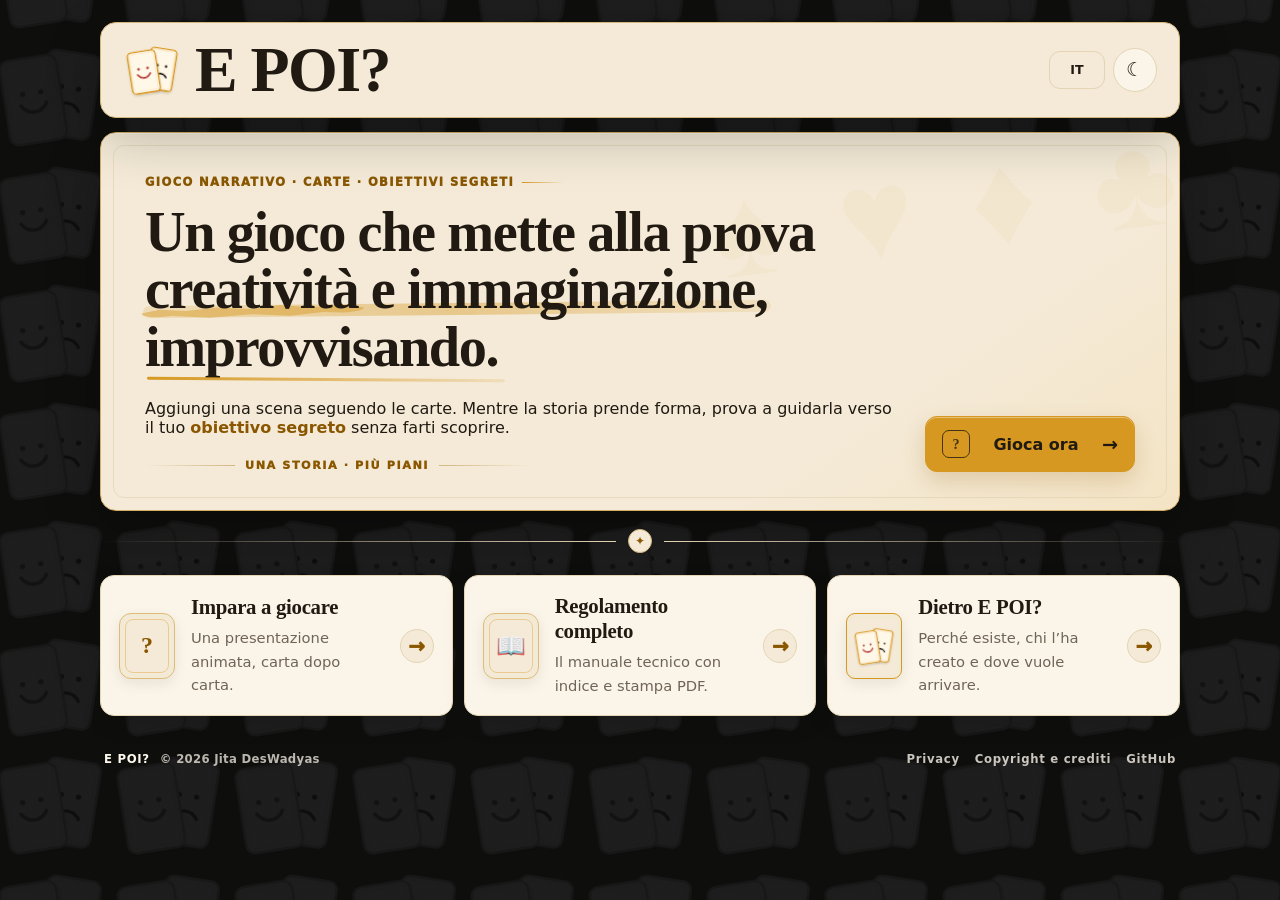
<file: index.html>
<!doctype html>
<html lang="it" data-theme="light">
<head>
  <meta charset="utf-8">
  <meta name="viewport" content="width=device-width,initial-scale=1,viewport-fit=cover">
  <meta name="theme-color" content="#15120d">
  <meta name="description" content="E POI? è un gioco narrativo con un normale mazzo di carte: continua la storia e guidala verso il tuo obiettivo segreto.">
  <meta name="application-name" content="E POI?">
  <meta name="apple-mobile-web-app-capable" content="yes">
  <meta name="apple-mobile-web-app-status-bar-style" content="black-translucent">
  <meta property="og:type" content="website">
  <meta property="og:title" content="E POI? — Una storia, più piani">
  <meta property="og:description" content="Gioca una carta, aggiungi una scena e prova a portare la storia verso il tuo obiettivo segreto.">
  <meta property="og:image" content="creator-jita.webp?v=29">
  <title>E POI? — Gioco narrativo di carte</title>
  <script>(()=>{try{document.documentElement.dataset.theme=localStorage.getItem('storia52_theme')==='dark'?'dark':'light'}catch{}})();</script>
  <link rel="icon" href="icon.svg" type="image/svg+xml">
  <link rel="manifest" href="manifest.webmanifest">
  <link rel="preload" as="image" href="creator-jita.webp?v=29" fetchpriority="high">
  <link rel="stylesheet" href="clean-app.css">
  <link rel="stylesheet" href="refine-flow.css">
  <link rel="stylesheet" href="home-product.css">
  <link rel="stylesheet" href="app-polish.css">
  <link rel="stylesheet" href="home-fixes.css">
  <link rel="stylesheet" href="tutorial-game.css">
  <link rel="stylesheet" href="interaction-polish.css?v=21">
  <link rel="stylesheet" href="invite-polish.css">
  <link rel="stylesheet" href="release-ready.css">
  <link rel="stylesheet" href="loading-skeleton.css?v=29">
  <link rel="stylesheet" href="ux-rework.css">
  <link rel="stylesheet" href="scroll-fix.css">
  <link rel="stylesheet" href="content-polish.css">
  <link rel="stylesheet" href="collection-prima-scintilla.css?v=29">
  <link rel="stylesheet" href="public-release-polish.css?v=16">
  <link rel="stylesheet" href="virtual-cards.css?v=40">
  <link rel="stylesheet" href="release-polish.css?v=29">
  <link rel="stylesheet" href="locale.css?v=2">
  <link rel="stylesheet" href="learning-experience.css?v=6">
</head>
<body>
  <div class="app-shell">
    <header class="site-header">
      <div class="brand"><img src="storia52-cards-logo.svg" alt=""><h1>E POI?</h1></div>
      <div class="header-actions">
        <button type="button" id="epoiLanguage" class="epoi-lang-toggle" aria-label="Switch language to English" title="Switch language to English">IT</button>
        <button type="button" id="themeToggle" class="theme-toggle" aria-label="Passa al tema scuro" aria-pressed="false"><span class="theme-toggle-icon" aria-hidden="true">☾</span></button>
        <button type="button" id="headerExit" class="header-button header-exit" hidden><span aria-hidden="true">×</span><span>Esci</span></button>
      </div>
    </header>
    <main>
      <section id="play" class="page active">
        <section class="initial-skeleton" aria-busy="true" aria-label="Caricamento di E POI?">
          <div class="initial-skeleton-head"><span class="sk initial-skeleton-kicker"></span><span class="sk initial-skeleton-title"></span><span class="sk initial-skeleton-copy"></span><span class="sk initial-skeleton-copy short"></span></div>
          <div class="initial-skeleton-card"><span class="sk"></span><span class="sk"></span><span class="sk"></span><span class="sk"></span></div>
          <div class="initial-skeleton-actions"><span class="sk"></span><span class="sk"></span></div>
          <div class="initial-skeleton-menu"><span class="sk"></span><span class="sk"></span><span class="sk"></span></div>
        </section>
        <noscript><section class="surface"><h2>JavaScript è disattivato.</h2><p>E POI? ha bisogno di JavaScript per preparare partite, inviti e obiettivi segreti.</p></section></noscript>
      </section>
    </main>
    <footer class="site-footer"><div class="site-footer-brand"><b>E POI?</b><span>© 2026 Jita DesWadyas</span></div><nav class="site-footer-links" aria-label="Informazioni legali"><a href="privacy.html">Privacy</a><a href="copyright.html">Copyright e crediti</a><a href="https://github.com/JitaDesWadyas/storia52" target="_blank" rel="noopener noreferrer">GitHub</a></nav></footer>
  </div>
  <div id="toast" class="toast" role="status" aria-live="polite"></div>

  <script src="app.js"></script>
  <script src="ui-core.js?v=21"></script>
  <script src="collection-data.js?v=30"></script>
  <script src="clean-core.js?v=2"></script>
  <script src="clean-rules.js?v=33"></script>
  <script src="virtual-cards.js?v=42"></script>
  <script src="clean-home.js?v=31"></script>
  <script src="content-polish.js?v=31"></script>
  <script src="public-release-fixes.js?v=23"></script>
  <script src="clean-config.js?v=30"></script>
  <script src="clean-stories-model.js?v=29"></script>

  <script src="archive-v20-objectives-01.js"></script>
  <script src="archive-v20-objectives-02.js"></script>
  <script src="archive-v20-objectives-03-04.js"></script>
  <script src="archive-v20-objectives-05-06.js"></script>
  <script src="archive-v20-objectives-07-08.js"></script>
  <script src="collection-objectives.js?v=30"></script>
  <script src="ready-story-objectives.js"></script>

  <script src="clean-stories-markup.js"></script>
  <script src="clean-stories-view.js?v=29"></script>
  <script src="collection-controller.js?v=31"></script>
  <script src="clean-objectives.js?v=20"></script>
  <script src="clean-prep.js?v=30"></script>
  <script src="qr-local.js"></script>
  <script src="invite-codec.js?v=30"></script>
  <script src="clean-invite-host.js?v=31"></script>
  <script src="clean-invite-data.js?v=31"></script>
  <script src="game-balance.js?v=44"></script>
  <script src="clean-exit.js?v=28"></script>
  <script src="interaction-polish.js?v=22"></script>
  <script src="scroll-safety.js"></script>
  <script src="locale-en-stories.js"></script>
  <script src="locale-en-objectives-real01.js"></script>
  <script src="locale-en-objectives-mys02.js"></script>
  <script src="locale-en-objectives-sci01.js"></script>
  <script src="locale-en-objectives-fan02.js"></script>
  <script src="locale-en-objectives-hor02a.js"></script>
  <script src="locale-en-objectives-hor02b.js"></script>
  <script src="locale-en-objectives-lov01.js"></script>
  <script src="locale-en-objectives-adv01a.js"></script>
  <script src="locale-en-objectives-adv01b.js"></script>
  <script src="locale-en-objectives-com03.js"></script>
  <script src="locale-en-ui-home.js?v=2"></script>
  <script src="locale-en-ui-tutorial.js"></script>
  <script src="locale-en-ui-rules.js"></script>
  <script src="locale-en-ui-setup.js"></script>
  <script src="locale-en-ui-qr.js"></script>
  <script src="locale-en-ui-join.js"></script>
  <script src="locale-en-ui-game.js"></script>
  <script src="locale-en-ui-misc.js"></script>
  <script src="locale-runtime.js?v=2"></script>
  <script src="learning-experience.js?v=6"></script>
  <script src="clean-init.js?v=23"></script>
  <script src="pwa-refresh.js?v=44"></script>
</body>
</html>
</file>
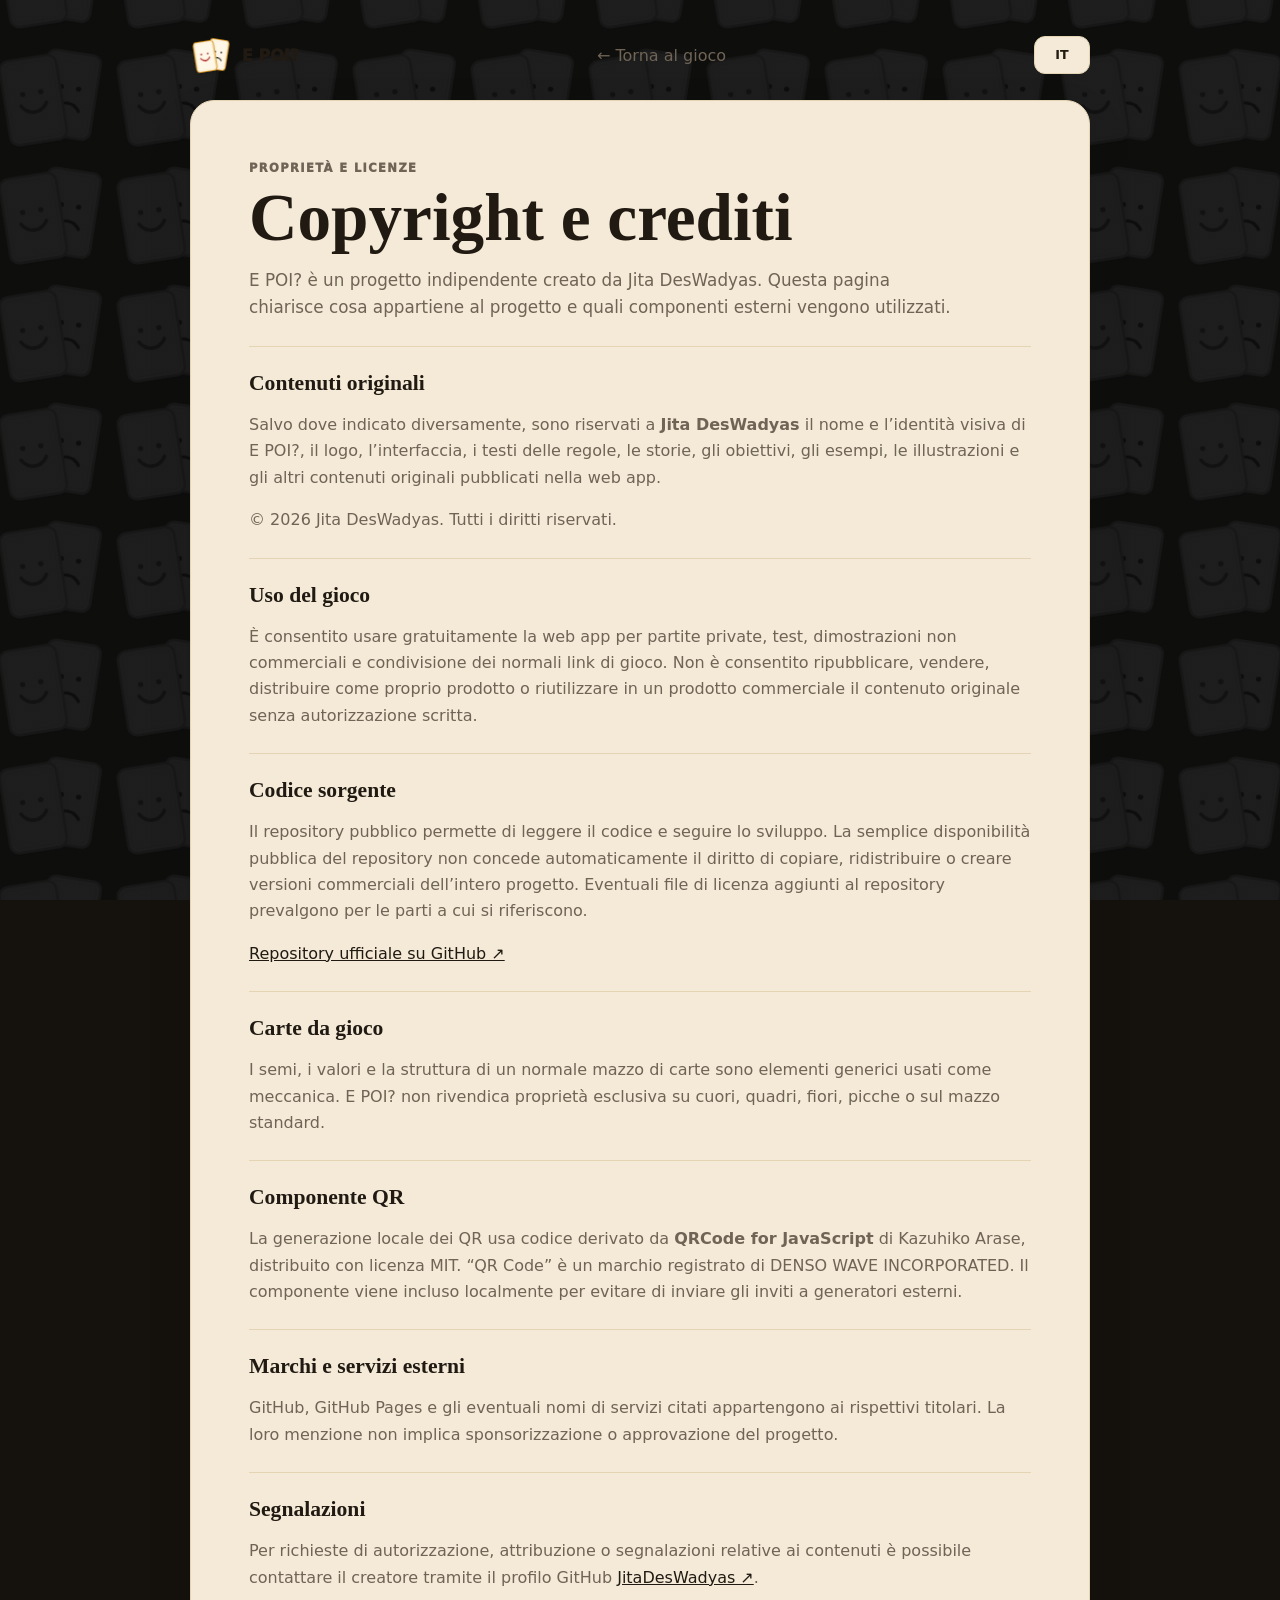
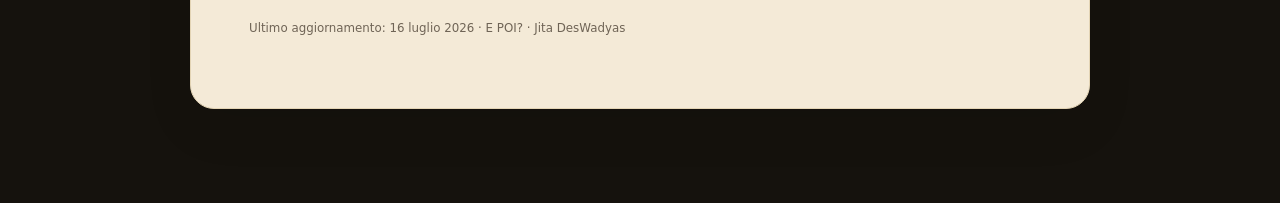
<file: copyright.html>
<!doctype html>
<html lang="it" data-theme="light">
<head>
  <meta charset="utf-8">
  <meta name="viewport" content="width=device-width,initial-scale=1,viewport-fit=cover">
  <meta name="theme-color" content="#15120d">
  <meta name="description" content="Copyright, licenze e crediti di E POI?.">
  <title>Copyright e crediti — E POI?</title>
  <script>(()=>{try{document.documentElement.dataset.theme=localStorage.getItem('storia52_theme')==='dark'?'dark':'light'}catch{}})();</script>
  <link rel="icon" href="icon.svg" type="image/svg+xml">
  <link rel="stylesheet" href="clean-app.css">
  <link rel="stylesheet" href="release-ready.css">
  <link rel="stylesheet" href="locale.css?v=1">
  <style>html[data-lang="en"] .legal-it{display:none}html:not([data-lang="en"]) .legal-en{display:none}html[data-lang="en"] .legal-sheet-it,html:not([data-lang="en"]) .legal-sheet-en{display:none}.legal-header #epoiLanguage{margin-inline-start:10px}</style>
  <script>(()=>{let lang="it";try{lang=localStorage.getItem("epoi_language")==="en"?"en":"it"}catch{}document.documentElement.dataset.lang=lang;document.documentElement.lang=lang})();</script>
</head>
<body>
  <main class="legal-page">
    <header class="legal-header"><a class="legal-brand" href="./"><img src="storia52-cards-logo.svg" alt=""><span>E POI?</span></a><a class="legal-back" href="./"><span class="legal-it">← Torna al gioco</span><span class="legal-en">← Back to game</span></a><button type="button" id="epoiLanguage" class="epoi-lang-toggle" aria-label="Switch language to English">IT</button></header>
    <article class="legal-sheet legal-sheet-it">
      <p class="eyebrow">PROPRIETÀ E LICENZE</p>
      <h1>Copyright e crediti</h1>
      <p class="legal-lead">E POI? è un progetto indipendente creato da Jita DesWadyas. Questa pagina chiarisce cosa appartiene al progetto e quali componenti esterni vengono utilizzati.</p>

      <section><h2>Contenuti originali</h2><p>Salvo dove indicato diversamente, sono riservati a <strong>Jita DesWadyas</strong> il nome e l’identità visiva di E POI?, il logo, l’interfaccia, i testi delle regole, le storie, gli obiettivi, gli esempi, le illustrazioni e gli altri contenuti originali pubblicati nella web app.</p><p>© 2026 Jita DesWadyas. Tutti i diritti riservati.</p></section>

      <section><h2>Uso del gioco</h2><p>È consentito usare gratuitamente la web app per partite private, test, dimostrazioni non commerciali e condivisione dei normali link di gioco. Non è consentito ripubblicare, vendere, distribuire come proprio prodotto o riutilizzare in un prodotto commerciale il contenuto originale senza autorizzazione scritta.</p></section>

      <section><h2>Codice sorgente</h2><p>Il repository pubblico permette di leggere il codice e seguire lo sviluppo. La semplice disponibilità pubblica del repository non concede automaticamente il diritto di copiare, ridistribuire o creare versioni commerciali dell’intero progetto. Eventuali file di licenza aggiunti al repository prevalgono per le parti a cui si riferiscono.</p><p><a href="https://github.com/JitaDesWadyas/storia52" target="_blank" rel="noopener noreferrer">Repository ufficiale su GitHub ↗</a></p></section>

      <section><h2>Carte da gioco</h2><p>I semi, i valori e la struttura di un normale mazzo di carte sono elementi generici usati come meccanica. E POI? non rivendica proprietà esclusiva su cuori, quadri, fiori, picche o sul mazzo standard.</p></section>

      <section><h2>Componente QR</h2><p>La generazione locale dei QR usa codice derivato da <strong>QRCode for JavaScript</strong> di Kazuhiko Arase, distribuito con licenza MIT. “QR Code” è un marchio registrato di DENSO WAVE INCORPORATED. Il componente viene incluso localmente per evitare di inviare gli inviti a generatori esterni.</p></section>

      <section><h2>Marchi e servizi esterni</h2><p>GitHub, GitHub Pages e gli eventuali nomi di servizi citati appartengono ai rispettivi titolari. La loro menzione non implica sponsorizzazione o approvazione del progetto.</p></section>

      <section><h2>Segnalazioni</h2><p>Per richieste di autorizzazione, attribuzione o segnalazioni relative ai contenuti è possibile contattare il creatore tramite il profilo GitHub <a href="https://github.com/JitaDesWadyas" target="_blank" rel="noopener noreferrer">JitaDesWadyas ↗</a>.</p></section>

      <p class="legal-meta">Ultimo aggiornamento: 16 luglio 2026 · E POI? · Jita DesWadyas</p>
    </article>
    <article class="legal-sheet legal-sheet-en">
      <p class="eyebrow">OWNERSHIP & LICENSING</p>
      <h1>Copyright & credits</h1>
      <p class="legal-lead">E POI? is an independent project created by Jita DesWadyas. This page explains which content belongs to the project and which external components it uses.</p>
      <section><h2>Original content</h2><p>Except where noted otherwise, <strong>Jita DesWadyas</strong> reserves rights to the E POI? name and visual identity, logo, interface, rules, stories, goals, examples, illustrations and other original materials published in the app.</p><p>© 2026 Jita DesWadyas. All rights reserved.</p></section>
      <section><h2>Using the game</h2><p>You may use the web app free of charge for private games, testing, non-commercial demonstrations and sharing normal game invitation links. Re-publishing, selling, distributing as your own product or reusing the original content in a commercial product requires written permission.</p></section>
      <section><h2>Source code</h2><p>The public repository lets you read the code and follow development. Public availability alone does not automatically grant permission to copy, redistribute or create commercial versions of the entire project. Any licence files added to the repository govern the components they cover.</p><p><a href="https://github.com/JitaDesWadyas/storia52" target="_blank" rel="noopener noreferrer">Official GitHub repository ↗</a></p></section>
      <section><h2>Playing cards</h2><p>The suits, ranks and structure of a standard deck of cards are generic elements used as game mechanics. E POI? does not claim exclusive ownership of hearts, diamonds, clubs, spades or standard playing cards.</p></section>
      <section><h2>QR component</h2><p>Local QR generation uses code derived from <strong>QRCode for JavaScript</strong> by Kazuhiko Arase, released under the MIT licence. “QR Code” is a registered trademark of DENSO WAVE INCORPORATED. The component is bundled locally so invitations are not sent to outside QR generators.</p></section>
      <section><h2>Third-party brands and services</h2><p>GitHub, GitHub Pages and other named services belong to their respective owners. Mentioning them does not imply sponsorship or endorsement.</p></section>
      <section><h2>Contact</h2><p>For permissions, attribution questions or reports about content, contact the creator through their GitHub profile <a href="https://github.com/JitaDesWadyas" target="_blank" rel="noopener noreferrer">JitaDesWadyas ↗</a>.</p></section>
      <p class="legal-meta">Last updated: 16 July 2026 · E POI? · Jita DesWadyas</p>
    </article>
  </main>
<script>(()=>{const button=document.querySelector("#epoiLanguage");const show=()=>{const lang=document.documentElement.dataset.lang==="en"?"en":"it";button.textContent=lang.toUpperCase();button.setAttribute("aria-label",lang==="it"?"Switch language to English":"Passa alla lingua italiana");button.title=button.getAttribute("aria-label")};show();button.addEventListener("click",()=>{const lang=document.documentElement.dataset.lang==="en"?"it":"en";document.documentElement.dataset.lang=lang;document.documentElement.lang=lang;try{localStorage.setItem("epoi_language",lang)}catch{}show()})})();</script>
</body>
</html>
</file>
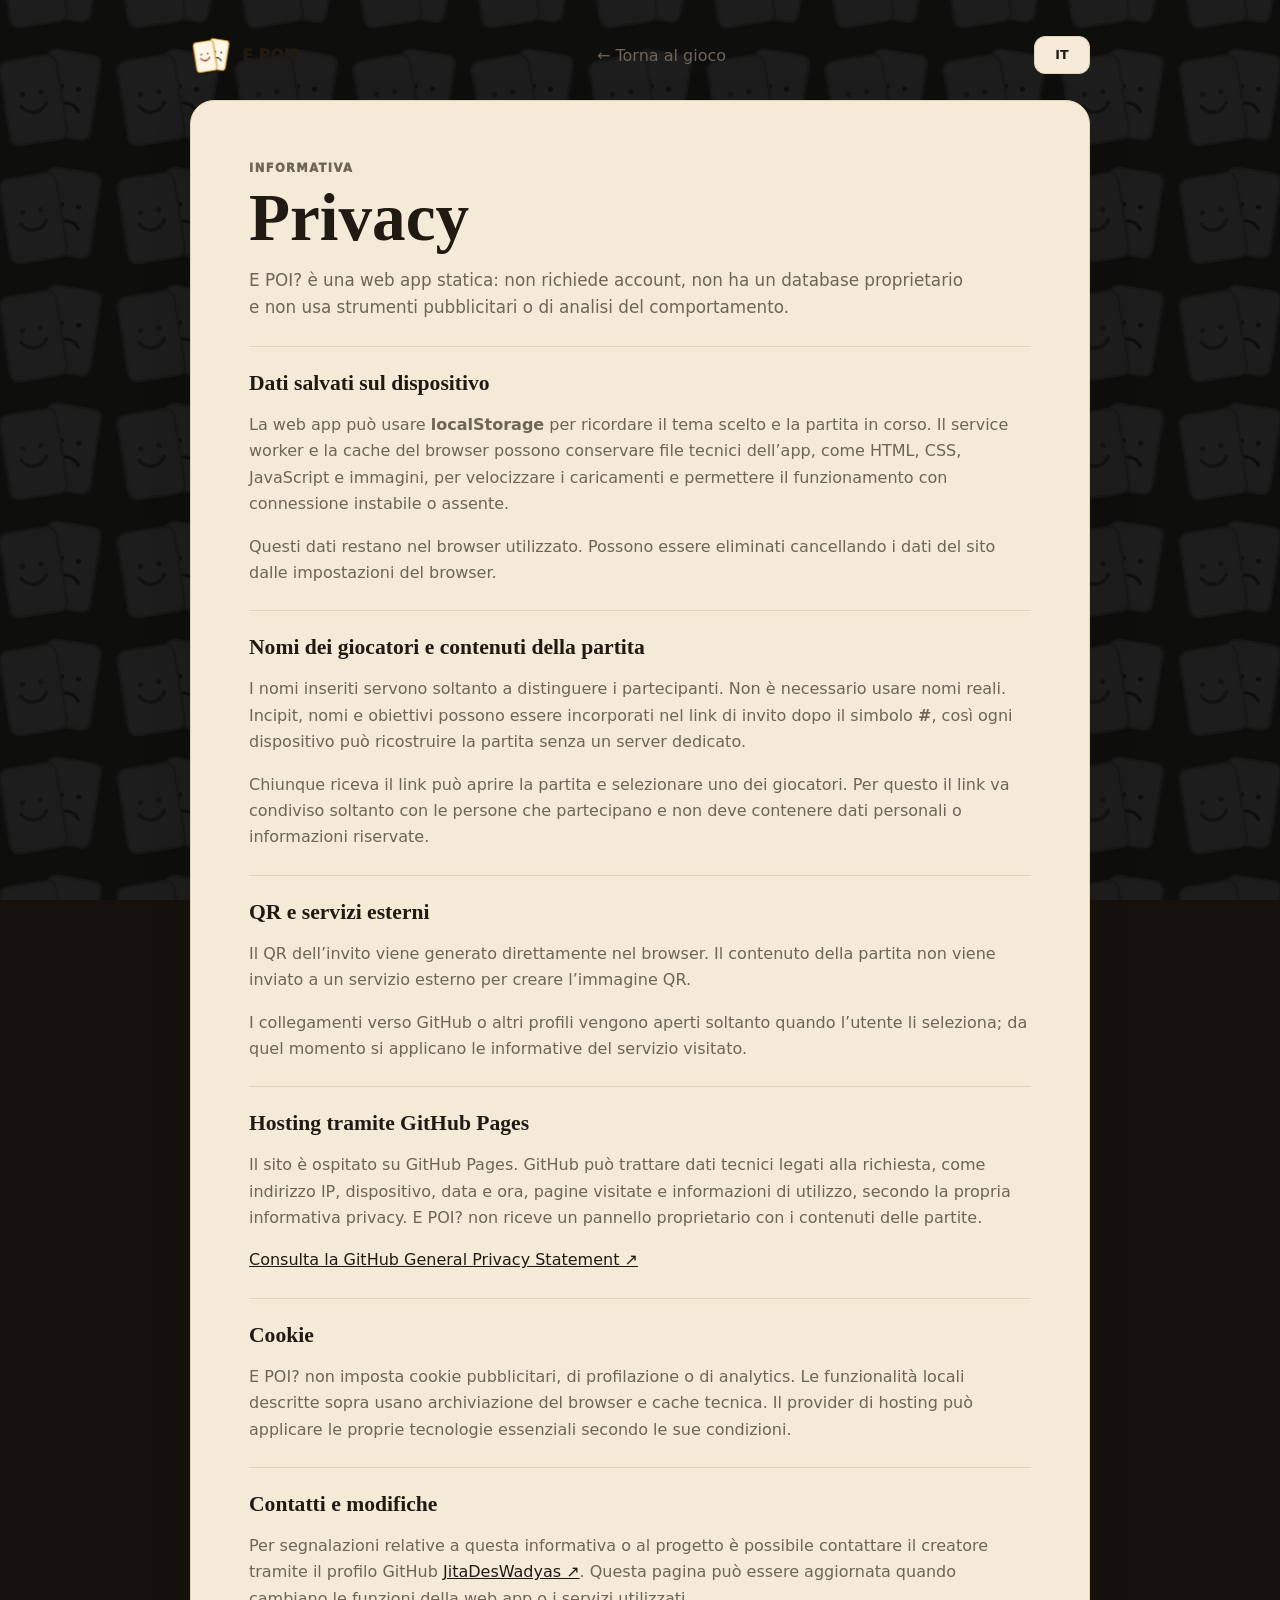
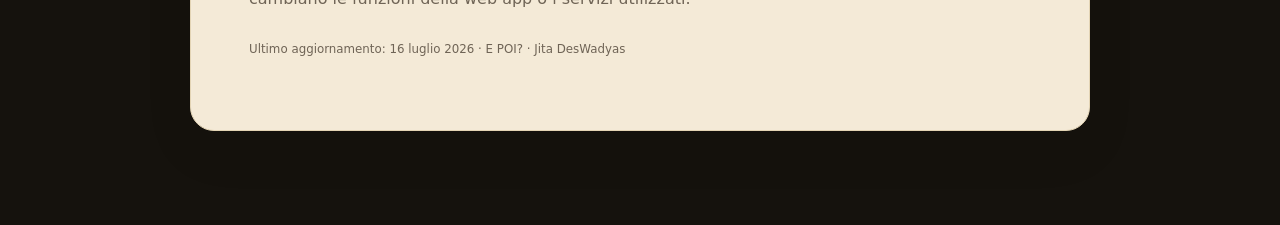
<file: privacy.html>
<!doctype html>
<html lang="it" data-theme="light">
<head>
  <meta charset="utf-8">
  <meta name="viewport" content="width=device-width,initial-scale=1,viewport-fit=cover">
  <meta name="theme-color" content="#15120d">
  <meta name="description" content="Informativa privacy di E POI?.">
  <title>Privacy — E POI?</title>
  <script>(()=>{try{document.documentElement.dataset.theme=localStorage.getItem('storia52_theme')==='dark'?'dark':'light'}catch{}})();</script>
  <link rel="icon" href="icon.svg" type="image/svg+xml">
  <link rel="stylesheet" href="clean-app.css">
  <link rel="stylesheet" href="release-ready.css">
  <link rel="stylesheet" href="locale.css?v=1">
  <style>html[data-lang="en"] .legal-it{display:none}html:not([data-lang="en"]) .legal-en{display:none}html[data-lang="en"] .legal-sheet-it,html:not([data-lang="en"]) .legal-sheet-en{display:none}.legal-header #epoiLanguage{margin-inline-start:10px}</style>
  <script>(()=>{let lang="it";try{lang=localStorage.getItem("epoi_language")==="en"?"en":"it"}catch{}document.documentElement.dataset.lang=lang;document.documentElement.lang=lang})();</script>
</head>
<body>
  <main class="legal-page">
    <header class="legal-header"><a class="legal-brand" href="./"><img src="storia52-cards-logo.svg" alt=""><span>E POI?</span></a><a class="legal-back" href="./"><span class="legal-it">← Torna al gioco</span><span class="legal-en">← Back to game</span></a><button type="button" id="epoiLanguage" class="epoi-lang-toggle" aria-label="Switch language to English">IT</button></header>
    <article class="legal-sheet legal-sheet-it">
      <p class="eyebrow">INFORMATIVA</p>
      <h1>Privacy</h1>
      <p class="legal-lead">E POI? è una web app statica: non richiede account, non ha un database proprietario e non usa strumenti pubblicitari o di analisi del comportamento.</p>

      <section><h2>Dati salvati sul dispositivo</h2><p>La web app può usare <strong>localStorage</strong> per ricordare il tema scelto e la partita in corso. Il service worker e la cache del browser possono conservare file tecnici dell’app, come HTML, CSS, JavaScript e immagini, per velocizzare i caricamenti e permettere il funzionamento con connessione instabile o assente.</p><p>Questi dati restano nel browser utilizzato. Possono essere eliminati cancellando i dati del sito dalle impostazioni del browser.</p></section>

      <section><h2>Nomi dei giocatori e contenuti della partita</h2><p>I nomi inseriti servono soltanto a distinguere i partecipanti. Non è necessario usare nomi reali. Incipit, nomi e obiettivi possono essere incorporati nel link di invito dopo il simbolo <strong>#</strong>, così ogni dispositivo può ricostruire la partita senza un server dedicato.</p><p>Chiunque riceva il link può aprire la partita e selezionare uno dei giocatori. Per questo il link va condiviso soltanto con le persone che partecipano e non deve contenere dati personali o informazioni riservate.</p></section>

      <section><h2>QR e servizi esterni</h2><p>Il QR dell’invito viene generato direttamente nel browser. Il contenuto della partita non viene inviato a un servizio esterno per creare l’immagine QR.</p><p>I collegamenti verso GitHub o altri profili vengono aperti soltanto quando l’utente li seleziona; da quel momento si applicano le informative del servizio visitato.</p></section>

      <section><h2>Hosting tramite GitHub Pages</h2><p>Il sito è ospitato su GitHub Pages. GitHub può trattare dati tecnici legati alla richiesta, come indirizzo IP, dispositivo, data e ora, pagine visitate e informazioni di utilizzo, secondo la propria informativa privacy. E POI? non riceve un pannello proprietario con i contenuti delle partite.</p><p><a href="https://docs.github.com/en/site-policy/privacy-policies/github-general-privacy-statement" target="_blank" rel="noopener noreferrer">Consulta la GitHub General Privacy Statement ↗</a></p></section>

      <section><h2>Cookie</h2><p>E POI? non imposta cookie pubblicitari, di profilazione o di analytics. Le funzionalità locali descritte sopra usano archiviazione del browser e cache tecnica. Il provider di hosting può applicare le proprie tecnologie essenziali secondo le sue condizioni.</p></section>

      <section><h2>Contatti e modifiche</h2><p>Per segnalazioni relative a questa informativa o al progetto è possibile contattare il creatore tramite il profilo GitHub <a href="https://github.com/JitaDesWadyas" target="_blank" rel="noopener noreferrer">JitaDesWadyas ↗</a>. Questa pagina può essere aggiornata quando cambiano le funzioni della web app o i servizi utilizzati.</p></section>

      <p class="legal-meta">Ultimo aggiornamento: 16 luglio 2026 · E POI? · Jita DesWadyas</p>
    </article>
    <article class="legal-sheet legal-sheet-en">
      <p class="eyebrow">PRIVACY NOTICE</p>
      <h1>Privacy</h1>
      <p class="legal-lead">E POI? is a static web app: it does not require an account, operate its own database, or use advertising or behavioural analytics tools.</p>
      <section><h2>Data stored on your device</h2><p>The app may use <strong>localStorage</strong> to remember your theme, language and ongoing game. A service worker and the browser cache may store technical assets such as HTML, CSS, JavaScript and images to speed up loading and support unstable or offline connections.</p><p>This data remains in your browser. You can erase it by clearing this site's data in your browser settings.</p></section>
      <section><h2>Player names and game content</h2><p>Names only distinguish players. Real names are not required. Story openings, names and goals may be encoded into the invitation link after the <strong>#</strong> character so each device can reconstruct the game without a dedicated server.</p><p>Anyone with the link can open the game and select a player. Share it only with people taking part, and never include personal or confidential information.</p></section>
      <section><h2>QR codes and external services</h2><p>Invitation QR codes are generated locally in the browser. Game content is not sent to an external QR-generation service.</p><p>Links to GitHub and other profiles only open if you select them; after that, the external provider's privacy terms apply.</p></section>
      <section><h2>Hosting on GitHub Pages</h2><p>The website is hosted on GitHub Pages. GitHub may process technical request data such as IP address, device information, date and time, pages visited and usage information under its own privacy notice. E POI? does not receive a proprietary dashboard showing the contents of games.</p><p><a href="https://docs.github.com/en/site-policy/privacy-policies/github-general-privacy-statement" target="_blank" rel="noopener noreferrer">Read GitHub's General Privacy Statement ↗</a></p></section>
      <section><h2>Cookies</h2><p>E POI? does not set advertising, profiling or analytics cookies. The local features described above use browser storage and technical cache. The hosting provider may use its own essential technologies according to its terms.</p></section>
      <section><h2>Contact and updates</h2><p>For questions about this notice or the project, contact the creator through their GitHub profile <a href="https://github.com/JitaDesWadyas" target="_blank" rel="noopener noreferrer">JitaDesWadyas ↗</a>. This notice may change as the web app or the services it uses evolve.</p></section>
      <p class="legal-meta">Last updated: 16 July 2026 · E POI? · Jita DesWadyas</p>
    </article>
  </main>
<script>(()=>{const button=document.querySelector("#epoiLanguage");const show=()=>{const lang=document.documentElement.dataset.lang==="en"?"en":"it";button.textContent=lang.toUpperCase();button.setAttribute("aria-label",lang==="it"?"Switch language to English":"Passa alla lingua italiana");button.title=button.getAttribute("aria-label")};show();button.addEventListener("click",()=>{const lang=document.documentElement.dataset.lang==="en"?"it":"en";document.documentElement.dataset.lang=lang;document.documentElement.lang=lang;try{localStorage.setItem("epoi_language",lang)}catch{}show()})})();</script>
</body>
</html>
</file>
<file: clean-app.css>
*{box-sizing:border-box}html{scroll-behavior:smooth}html[data-theme="light"]{--bg:#15120d;--panel:#f4ead7;--panel-2:#fbf5e9;--ink:#211a12;--muted:#6f6456;--line:#d2b77d;--line-soft:#e3d4b4;--amber:#d69820;--amber-dark:#8a5700;--red:#b33a30;--shadow:0 18px 55px rgba(0,0,0,.24)}html[data-theme="dark"]{--bg:#0f0e0c;--panel:#25211a;--panel-2:#30291f;--ink:#f4ead7;--muted:#c4b9a7;--line:#6f562c;--line-soft:#463b2c;--amber:#e0a631;--amber-dark:#f0bf5d;--red:#ed766d;--shadow:0 18px 55px rgba(0,0,0,.4)}body{margin:0;min-height:100vh;color:var(--ink);background:var(--bg);font-family:Inter,ui-sans-serif,system-ui,-apple-system,"Segoe UI",sans-serif}body::before{content:"";position:fixed;inset:0;z-index:-1;pointer-events:none;background-image:linear-gradient(rgba(17,14,10,.92),rgba(17,14,10,.92)),url("storia52-cards-logo.svg");background-repeat:repeat;background-size:auto,118px 118px;background-position:center;filter:grayscale(1);opacity:.9}button,input,select,textarea{font:inherit}button{cursor:pointer}.app-shell{width:min(1080px,calc(100% - 28px));margin:0 auto;padding:22px 0 48px}.site-header{display:flex;align-items:center;justify-content:space-between;gap:18px;width:100%;padding:18px 22px;color:var(--ink);background:var(--panel);border:1px solid var(--line);border-radius:16px;box-shadow:var(--shadow)}.brand{display:flex;align-items:center;gap:14px;min-width:0}.brand img{width:58px;height:58px;flex:0 0 58px}.brand h1{margin:0;font:800 clamp(2.1rem,5vw,4rem)/.9 Georgia,serif;letter-spacing:-.04em;white-space:nowrap}.theme-toggle{min-height:44px;padding:9px 13px;color:var(--ink);background:transparent;border:1px solid var(--line);border-radius:9px;font-weight:850}.main-nav{display:flex;gap:8px;margin:12px 0}.main-nav button{flex:1;min-height:46px;padding:10px 14px;color:#f4ead7;background:rgba(255,255,255,.035);border:1px solid rgba(214,152,32,.28);border-radius:9px;font-weight:850}.main-nav button.active{color:#211a12;background:var(--amber);border-color:var(--amber)}.page{display:none}.page.active{display:block}.surface{width:100%;padding:28px;color:var(--ink);background:var(--panel);border:1px solid var(--line);border-radius:16px;box-shadow:var(--shadow)}.hero{padding:38px 42px}.eyebrow{margin:0 0 8px;color:var(--amber-dark);font-size:.72rem;font-weight:950;letter-spacing:.12em;text-transform:uppercase}.hero h2,.screen-heading h2{margin:0;font:800 clamp(2rem,4.4vw,3.6rem)/1.04 Georgia,serif;letter-spacing:-.035em;text-wrap:balance}.hero h2{max-width:850px}.hero>p:last-child,.screen-heading>p:last-child{max-width:760px;margin:14px 0 0;color:var(--muted);font-size:1rem;line-height:1.55}.home-grid{display:grid;grid-template-columns:1fr 1fr;gap:12px;margin-top:14px}.choice-card,.resume-card{display:grid;grid-template-columns:58px minmax(0,1fr) auto;align-items:center;gap:14px;width:100%;min-height:132px;padding:18px;color:var(--ink);background:var(--panel-2);border:1px solid var(--line-soft);border-radius:12px;text-align:left;transition:.18s ease}.choice-card:hover,.resume-card:hover{transform:translateY(-2px);border-color:var(--amber);box-shadow:0 12px 28px rgba(0,0,0,.12)}.choice-card .index,.resume-card .index{display:grid;place-items:center;width:56px;height:66px;color:var(--amber-dark);background:var(--panel);border:1px solid var(--amber);border-radius:9px;font:800 1.5rem Georgia,serif}.choice-card b,.resume-card b{display:block;font:700 1.25rem/1.2 Georgia,serif}.choice-card small,.resume-card small{display:block;margin-top:6px;color:var(--muted);font-size:.92rem;line-height:1.42}.choice-card i,.resume-card i{color:var(--amber-dark);font-style:normal;font-size:1.25rem;font-weight:950}.resume-card{grid-column:1/-1;min-height:102px;border-left:6px solid var(--amber)}.screen{width:100%}.session-bar{display:flex;align-items:center;justify-content:space-between;gap:12px;margin-bottom:12px;padding:10px 12px;color:var(--ink);background:var(--panel);border:1px solid var(--line);border-radius:12px}.session-bar .session-title{display:flex;align-items:center;gap:9px;min-width:0;font-weight:900}.session-bar img{width:36px;height:36px}.session-actions{display:flex;gap:8px}.session-actions button{min-height:40px;padding:8px 12px;color:var(--ink);background:var(--panel-2);border:1px solid var(--line-soft);border-radius:8px;font-weight:850}.screen-heading{margin-bottom:20px}.section-title{margin:22px 0 10px}.section-title span{display:block;color:var(--amber-dark);font-size:.68rem;font-weight:950;letter-spacing:.1em}.section-title h3{margin:4px 0 0;font:700 1.4rem Georgia,serif}.setup-panel{display:grid;gap:12px;padding:16px;background:var(--panel-2);border:1px solid var(--line-soft);border-radius:12px}.setup-head{display:flex;align-items:end;justify-content:space-between;gap:12px}.setup-head b{font:700 1.12rem Georgia,serif}.setup-head select{min-height:42px;padding:8px 10px;color:var(--ink);background:var(--panel);border:1px solid var(--line);border-radius:8px;font-weight:850}.name-grid{display:grid;grid-template-columns:repeat(2,minmax(0,1fr));gap:8px}.field{display:grid;gap:5px}.field span{color:var(--amber-dark);font-size:.66rem;font-weight:950;letter-spacing:.08em;text-transform:uppercase}.field input,.field textarea,.field select{width:100%;min-height:44px;padding:10px 11px;color:var(--ink);background:var(--panel);border:1px solid var(--line-soft);border-radius:8px}.field textarea{min-height:110px;resize:vertical;line-height:1.5}.option-grid{display:grid;grid-template-columns:1fr 1fr;gap:10px}.option-card{display:grid;grid-template-columns:52px 1fr;gap:12px;align-items:start;width:100%;min-height:144px;padding:17px;color:var(--ink);background:var(--panel-2);border:1px solid var(--line-soft);border-radius:11px;text-align:left}.option-card.selected,.option-card:hover{border-color:var(--amber);box-shadow:inset 0 0 0 1px var(--amber)}.option-card>span{display:grid;place-items:center;width:50px;height:58px;color:var(--amber-dark);background:var(--panel);border:1px solid var(--amber);border-radius:8px;font:800 1.25rem Georgia,serif}.option-card b{display:block;font:700 1.12rem Georgia,serif}.option-card small{display:block;margin-top:6px;color:var(--muted);line-height:1.45}.primary,.secondary,.danger,.text-button{min-height:48px;padding:11px 15px;border-radius:9px;font-weight:900}.primary{color:#211a12;background:var(--amber);border:1px solid var(--amber)}.secondary{color:var(--ink);background:var(--panel-2);border:1px solid var(--line-soft)}.danger{color:#a6342c;background:transparent;border:1px solid rgba(166,52,44,.45)}.text-button{color:var(--amber-dark);background:transparent;border:0}.actions{display:grid;grid-template-columns:1fr 1fr;gap:9px;margin-top:14px}.actions.one{grid-template-columns:1fr}.story-reference{display:grid;gap:9px}.story-card{display:grid;grid-template-columns:54px minmax(0,1fr);gap:12px;align-items:center;padding:13px;background:var(--panel-2);border:1px solid var(--line-soft);border-radius:10px}.story-card .rank{display:grid;place-items:center;width:52px;height:62px;color:var(--ink);background:var(--panel);border:1px solid var(--line);border-radius:8px;font:800 1.15rem Georgia,serif}.story-card .rank.red{color:var(--red)}.story-card span{color:var(--amber-dark);font-size:.66rem;font-weight:950;letter-spacing:.09em}.story-card p{margin:3px 0 0;font:700 1rem/1.4 Georgia,serif}.hint{margin:12px 0;padding:13px 14px;color:var(--ink);background:rgba(214,152,32,.1);border:1px solid var(--amber);border-left:6px solid var(--amber);border-radius:9px;line-height:1.5}.question-grid{display:grid;grid-template-columns:1fr 1fr;gap:10px}.question-card{padding:14px;background:var(--panel-2);border:1px solid var(--line-soft);border-radius:10px}.question-card h3{margin:0 0 9px;font:700 1.05rem Georgia,serif}.question-card textarea{width:100%;min-height:86px;padding:10px;color:var(--ink);background:var(--panel);border:1px solid var(--line-soft);border-radius:8px;resize:vertical}.story-toolbar{display:grid;grid-template-columns:minmax(0,1fr) auto;gap:8px;margin-bottom:10px}.story-toolbar input{min-height:44px;padding:9px 11px;color:var(--ink);background:var(--panel-2);border:1px solid var(--line-soft);border-radius:8px}.category-grid{display:grid;grid-template-columns:repeat(5,minmax(0,1fr));gap:7px;margin-bottom:11px}.category-grid button{min-height:48px;padding:8px;color:var(--muted);background:var(--panel-2);border:1px solid var(--line-soft);border-radius:8px;font-weight:850}.category-grid button.active{color:#211a12;background:var(--amber);border-color:var(--amber)}.category-grid small{display:block;margin-top:3px}.story-list{display:grid;grid-template-columns:repeat(3,minmax(0,1fr));gap:10px}.ready-story{display:grid;grid-template-rows:auto auto 1fr auto;gap:9px;min-height:390px;padding:15px;background:var(--panel-2);border:1px solid var(--line-soft);border-radius:11px}.ready-story .meta{display:flex;justify-content:space-between;gap:8px;color:var(--amber-dark);font-size:.66rem;font-weight:950;letter-spacing:.06em}.ready-story h3{margin:0;font:700 1.25rem/1.2 Georgia,serif}.ready-story p{margin:0;color:var(--muted);font-size:.9rem;line-height:1.5}.ready-story button{min-height:43px;color:var(--amber-dark);background:var(--panel);border:1px solid var(--line-soft);border-radius:8px;font-weight:900}.pagination{display:grid;grid-template-columns:1fr auto 1fr;align-items:center;gap:8px;margin-top:10px}.pagination button{min-height:42px;color:var(--ink);background:var(--panel-2);border:1px solid var(--line-soft);border-radius:8px;font-weight:850}.pagination span{text-align:center;color:var(--muted);font-weight:850}.story-summary{display:grid;gap:10px}.opening-box{padding:18px;background:var(--panel-2);border:1px solid var(--line-soft);border-left:6px solid var(--amber);border-radius:10px;font:700 1.08rem/1.55 Georgia,serif}.objective-progress{display:flex;align-items:center;justify-content:space-between;margin:12px 0;padding:12px 14px;background:var(--panel-2);border:1px solid var(--line-soft);border-radius:9px}.objective-progress b{font:800 1.45rem Georgia,serif}.player-list{display:grid;grid-template-columns:1fr 1fr;gap:8px}.player-button{display:grid;grid-template-columns:42px 1fr auto;align-items:center;gap:10px;min-height:68px;padding:10px 11px;color:var(--ink);background:var(--panel-2);border:1px solid var(--line-soft);border-radius:9px;text-align:left}.player-button.done{border-color:var(--amber)}.player-button>span{display:grid;place-items:center;width:40px;height:40px;color:var(--amber-dark);background:var(--panel);border:1px solid var(--amber);border-radius:50%;font-weight:950}.player-button b{font-family:Georgia,serif}.player-button small{display:block;margin-top:3px;color:var(--muted)}.player-button i{color:var(--amber-dark);font-style:normal;font-weight:900}.prep-grid,.turn-grid{display:grid;grid-template-columns:repeat(3,minmax(0,1fr));gap:9px}.prep-step,.turn-step{display:grid;grid-template-columns:38px 1fr;gap:10px;padding:13px;background:var(--panel-2);border:1px solid var(--line-soft);border-radius:9px}.prep-step>span,.turn-step>span{display:grid;place-items:center;width:36px;height:36px;color:#211a12;background:var(--amber);border-radius:50%;font-weight:950}.prep-step b,.turn-step b{font-family:Georgia,serif}.turn-step p{margin:4px 0 0;color:var(--muted);font-size:.86rem;line-height:1.42}.game-layout{display:grid;grid-template-columns:minmax(0,1.2fr) minmax(280px,.8fr);gap:12px;align-items:start}.game-main,.game-side{display:grid;gap:10px}.game-card{padding:15px;background:var(--panel-2);border:1px solid var(--line-soft);border-radius:11px}.game-card h3{margin:0 0 10px;font:700 1.25rem Georgia,serif}.accordion{overflow:hidden;background:var(--panel-2);border:1px solid var(--line-soft);border-radius:10px}.accordion summary{display:flex;align-items:center;justify-content:space-between;gap:10px;padding:14px;cursor:pointer;list-style:none;font:700 1.04rem Georgia,serif}.accordion summary::-webkit-details-marker{display:none}.accordion summary::after{content:"+";color:var(--amber-dark);font:900 1.2rem system-ui}.accordion[open] summary::after{content:"−"}.accordion-body{padding:0 14px 14px}.suit-rules{display:grid;grid-template-columns:1fr 1fr;gap:8px}.suit-rules p{display:grid;grid-template-columns:145px 1fr;gap:9px;align-items:center;margin:0;padding:10px;background:var(--panel);border:1px solid var(--line-soft);border-radius:8px}.suit-rules b{font-family:Georgia,serif}.suit-rules b.red{color:var(--red)}.suit-rules span{color:var(--muted);line-height:1.35}.figure-grid{display:grid;grid-template-columns:repeat(4,1fr);gap:7px;margin-top:8px}.figure-grid p{display:grid;gap:3px;margin:0;padding:9px;text-align:center;background:var(--panel);border:1px solid var(--line-soft);border-radius:8px}.rule-note{margin:9px 0 0;padding:12px;background:rgba(214,152,32,.1);border:1px solid var(--amber);border-left:5px solid var(--amber);border-radius:8px;line-height:1.45}.compact-player-list{display:grid;gap:7px}.compact-player-list button{display:flex;align-items:center;justify-content:space-between;gap:10px;min-height:47px;padding:9px 11px;color:var(--ink);background:var(--panel);border:1px solid var(--line-soft);border-radius:8px;font-weight:850}.invite-list{display:grid;gap:8px}.invite-row{display:grid;grid-template-columns:1fr auto;gap:8px;align-items:center;padding:11px;background:var(--panel-2);border:1px solid var(--line-soft);border-radius:9px}.invite-row b{font-family:Georgia,serif}.invite-row button{min-height:42px;color:var(--ink);background:var(--panel);border:1px solid var(--line-soft);border-radius:8px;font-weight:850}.rulebook{display:grid;gap:9px}.rulebook details{overflow:hidden;background:var(--panel-2);border:1px solid var(--line-soft);border-radius:10px}.rulebook summary{padding:14px;cursor:pointer;font:700 1.05rem Georgia,serif}.rulebook .body{padding:0 14px 14px;color:var(--muted);line-height:1.55}.numbered{display:grid;gap:8px}.numbered p{display:grid;grid-template-columns:30px 1fr;gap:9px;align-items:start;margin:0}.numbered i{display:grid;place-items:center;width:28px;height:28px;color:#211a12;background:var(--amber);border-radius:50%;font-style:normal;font-weight:950}.card-browser{display:grid;gap:14px}.browser-step{padding:14px;background:var(--panel-2);border:1px solid var(--line-soft);border-radius:10px}.step-label{display:flex;align-items:center;gap:8px;margin-bottom:9px}.step-label span{display:grid;place-items:center;width:28px;height:28px;color:#211a12;background:var(--amber);border-radius:50%;font-weight:950}.type-tabs,.suit-picker,.number-picker{display:flex;flex-wrap:wrap;gap:7px}.type-tabs button,.suit-picker button,.number-picker button{min-height:42px;padding:8px 11px;color:var(--ink);background:var(--panel);border:1px solid var(--line-soft);border-radius:8px;font-weight:850}.type-tabs button.active,.suit-picker button.active,.number-picker button.active{color:#211a12;background:var(--amber);border-color:var(--amber)}.suit-picker button.red{color:var(--red)}.suit-picker b{margin-right:5px}.browser-result{display:grid;grid-template-columns:minmax(240px,360px) 1fr;gap:12px;align-items:start}.playing-card-preview{position:relative;min-height:330px;padding:24px;background:var(--panel-2);border:2px solid var(--line);border-radius:16px;box-shadow:var(--shadow)}.playing-card-preview::before{content:attr(data-rank);white-space:pre;position:absolute;top:15px;left:15px;font:800 1.2rem/1 Georgia,serif}.playing-card-preview.red::before,.playing-card-preview.red .preview-suit{color:var(--red)}.preview-suit{text-align:center;font-size:4rem}.preview-kind{text-align:center;color:var(--amber-dark);font-size:.72rem;font-weight:950;letter-spacing:.08em}.preview-text{margin:25px 0 0;font:700 1.2rem/1.5 Georgia,serif}.browser-actions{display:grid;gap:8px}.button{min-height:46px;padding:10px 13px;border-radius:8px;font-weight:900}.button-primary{color:#211a12;background:var(--amber);border:1px solid var(--amber)}.button-ghost{color:var(--ink);background:var(--panel-2);border:1px solid var(--line-soft)}.modal{position:fixed;inset:0;z-index:1000;display:grid;place-items:center;padding:14px;background:rgba(0,0,0,.68)}.modal-card{position:relative;width:min(520px,100%);max-height:calc(100vh - 28px);overflow:auto;padding:20px;color:var(--ink);background:var(--panel);border:1px solid var(--line);border-radius:15px;box-shadow:var(--shadow)}.modal-card.wide{width:min(900px,100%)}.modal-close{position:absolute;top:10px;right:10px;width:38px;height:38px;color:var(--ink);background:var(--panel-2);border:1px solid var(--line-soft);border-radius:50%;font-size:1.25rem;font-weight:900}.objective-modal-card{min-height:590px;display:grid;grid-template-rows:auto auto minmax(300px,1fr) auto}.secret-card{display:grid;place-items:center;min-height:300px;padding:18px;text-align:center;background:var(--panel-2);border:1px solid var(--line-soft);border-radius:12px}.secret-content,.secret-closed{display:grid;gap:9px;justify-items:center}.secret-rank{font:800 3.2rem Georgia,serif}.secret-type{color:var(--amber-dark);font-size:.7rem;font-weight:950;letter-spacing:.1em}.secret-content p{margin:0;font:700 1.2rem/1.45 Georgia,serif}.secret-final{padding-top:10px;color:var(--muted);border-top:1px solid var(--line-soft);line-height:1.45}.secret-lock{font-size:3rem}.modal-actions{display:grid;grid-template-columns:1fr 1fr;gap:8px;margin-top:12px}.exit-options{display:grid;gap:8px}.toast{position:fixed;left:50%;bottom:24px;z-index:1200;transform:translate(-50%,18px);padding:10px 14px;color:#211a12;background:var(--amber);border-radius:999px;font-weight:900;opacity:0;pointer-events:none;transition:.18s}.toast.show{transform:translate(-50%,0);opacity:1}footer{display:flex;justify-content:space-between;gap:10px;padding:18px 4px;color:rgba(244,234,215,.6);font-size:.75rem;font-weight:850;letter-spacing:.08em}.hidden{display:none!important}@media(max-width:820px){.story-list{grid-template-columns:1fr}.ready-story{min-height:0}.category-grid{grid-template-columns:repeat(2,1fr)}.category-grid button:first-child{grid-column:1/-1}.game-layout{grid-template-columns:1fr}.prep-grid,.turn-grid{grid-template-columns:1fr}.browser-result{grid-template-columns:1fr}.hero{padding:30px}.home-grid{grid-template-columns:1fr}.resume-card{grid-column:auto}}@media(max-width:620px){.app-shell{width:min(100% - 18px,1080px);padding-top:9px}.site-header{padding:13px 14px;border-radius:12px}.brand img{width:48px;height:48px;flex-basis:48px}.brand h1{font-size:2.45rem}.theme-toggle{width:42px;padding:0;font-size:0}.theme-toggle::before{content:"◐";font-size:1.1rem}.main-nav{margin:8px 0}.main-nav button{min-height:42px;padding:8px}.surface{padding:18px;border-radius:12px}.hero{padding:22px}.hero h2,.screen-heading h2{font-size:1.9rem}.hero>p:last-child,.screen-heading>p:last-child{font-size:.94rem}.choice-card,.resume-card{grid-template-columns:48px 1fr;min-height:0;padding:14px}.choice-card i,.resume-card i{display:none}.choice-card .index,.resume-card .index{width:46px;height:56px}.option-grid,.name-grid,.question-grid,.player-list{grid-template-columns:1fr}.option-card{min-height:0}.setup-head{align-items:stretch;flex-direction:column}.setup-head select{width:100%}.story-toolbar{grid-template-columns:1fr}.actions,.modal-actions{grid-template-columns:1fr}.story-card{grid-template-columns:46px 1fr}.story-card .rank{width:44px;height:54px}.suit-rules{grid-template-columns:1fr}.suit-rules p{grid-template-columns:1fr;gap:4px}.figure-grid{grid-template-columns:1fr 1fr}.objective-modal-card{min-height:540px;grid-template-rows:auto auto minmax(250px,1fr) auto}.secret-card{min-height:250px}.session-bar{align-items:flex-start}.session-title span{display:none}.session-actions button{padding:8px 9px}.pagination{grid-template-columns:1fr 1fr}.pagination span{grid-column:1/-1;grid-row:1}.pagination button{grid-row:2}.browser-result{display:block}.browser-actions{margin-top:9px}footer{padding-bottom:24px}}
</file>
<file: refine-flow.css>
[hidden]{display:none!important}.site-header{gap:12px;margin-bottom:14px}.header-actions{display:flex;align-items:center;justify-content:flex-end;gap:8px;flex-wrap:nowrap}.header-button,.theme-toggle{display:inline-flex;align-items:center;justify-content:center;gap:7px;min-height:44px;padding:9px 13px;color:var(--ink);background:var(--panel-2);border:1px solid var(--line-soft);border-radius:9px;font-weight:900;white-space:nowrap}.header-button:hover,.theme-toggle:hover{border-color:var(--amber)}.header-exit{color:var(--red)}.player-count-control{display:flex;align-items:center;gap:7px}.player-count-control button{display:grid;place-items:center;width:42px;height:42px;padding:0;color:var(--ink);background:var(--panel);border:1px solid var(--line);border-radius:9px;font-size:1.35rem;font-weight:950}.player-count-value{display:flex;align-items:center;justify-content:center;min-width:104px;height:42px;padding:0 12px;color:var(--ink);background:var(--panel);border:1px solid var(--line-soft);border-radius:9px;font-weight:900}.player-count-value strong{margin-right:5px;font:800 1.2rem Georgia,serif}.story-card.with-action{grid-template-columns:54px minmax(0,1fr) auto}.story-card-change{align-self:stretch;min-width:76px;padding:8px 11px;color:var(--amber-dark);background:var(--panel);border:1px solid var(--line-soft);border-radius:8px;font-size:.76rem;font-weight:950;text-transform:uppercase;letter-spacing:.04em}.story-card-change:hover{border-color:var(--amber)}.opening-draft{margin-top:14px;padding:15px;background:var(--panel-2);border:1px solid var(--line-soft);border-radius:10px}.opening-draft textarea{min-height:130px;font:700 1rem/1.5 Georgia,serif}.opening-draft small{color:var(--muted);line-height:1.4}.figure-tone{display:grid;grid-template-columns:1fr 1fr;gap:8px;margin-top:9px}.figure-tone p{display:grid;gap:4px;margin:0;padding:11px;background:var(--panel);border:1px solid var(--line-soft);border-radius:8px}.figure-tone b{font-family:Georgia,serif}.figure-tone .red{color:var(--red)}.figure-tone span{color:var(--muted);line-height:1.4}.rules-menu-intro{margin:0 42px 14px 0;color:var(--muted);line-height:1.5}.rules-menu .rulebook{margin-top:8px}.rules-menu .game-card{padding:0;background:transparent;border:0}.objective-modal-card{height:min(650px,calc(100vh - 28px));min-height:0;display:grid;grid-template-rows:auto auto minmax(0,1fr) auto;overflow:hidden}.objective-modal-card>.eyebrow{padding-right:44px}.objective-modal-card>h2{margin-top:0}.objective-modal-card .secret-card{height:100%;min-height:0;overflow:auto}.objective-modal-card .secret-content,.objective-modal-card .secret-closed{min-height:100%;align-content:center}.objective-modal-card .modal-actions{margin-top:12px}.session-mode .site-header{margin-bottom:12px}.session-mode main{margin-top:0}.modal-card.wide{width:min(920px,100%)}
body{font-family:Inter,ui-sans-serif,system-ui,-apple-system,BlinkMacSystemFont,"Segoe UI",sans-serif}.brand h1,.hero h2,.screen-heading h2,.choice-card b,.resume-card b,.section-title h3,.setup-head b,.option-card b,.ready-story h3,.game-card h3{font-family:Georgia,"Times New Roman",serif;font-weight:760;letter-spacing:-.025em}.hero h2,.screen-heading h2{line-height:1.02}.hero>p:last-child,.screen-heading>p:last-child,.choice-card small,.resume-card small,.option-card small,.ready-story p{line-height:1.6}.home-grid{margin-top:22px}.surface+*,.home-grid{position:relative;z-index:1}.home-grid .play-card{grid-column:1/-1}.play-card{min-height:118px}.play-card .index{font-size:1.2rem}.site-header{position:relative;z-index:2}
html[data-theme="dark"]{--bg:#11100d;--panel:#2a241b;--panel-2:#342d23;--ink:#fff1db;--muted:#d8cbb9;--line:#a97b31;--line-soft:#675139;--amber:#f1b63e;--amber-dark:#ffd166;--red:#ff8178;--shadow:0 16px 44px rgba(0,0,0,.38)}html[data-theme="dark"] body::before{background-image:linear-gradient(rgba(17,16,13,.80),rgba(17,16,13,.88)),url("storia52-cards-logo.svg");background-size:auto,142px 142px;opacity:.48;filter:grayscale(1) contrast(1.05)}html[data-theme="dark"] .surface,html[data-theme="dark"] .site-header{background:linear-gradient(180deg,#332b20,#292218);border-color:rgba(241,182,62,.38);box-shadow:0 14px 38px rgba(0,0,0,.32),inset 0 1px 0 rgba(255,241,219,.06)}html[data-theme="dark"] .choice-card,html[data-theme="dark"] .resume-card,html[data-theme="dark"] .setup-panel,html[data-theme="dark"] .option-card,html[data-theme="dark"] .ready-story,html[data-theme="dark"] .game-card,html[data-theme="dark"] .accordion,html[data-theme="dark"] .story-card,html[data-theme="dark"] .opening-box,html[data-theme="dark"] .objective-progress,html[data-theme="dark"] .player-button{background:linear-gradient(180deg,#3a3125,#30281e);border-color:rgba(255,209,102,.24)}html[data-theme="dark"] input,html[data-theme="dark"] textarea,html[data-theme="dark"] select,html[data-theme="dark"] .header-button,html[data-theme="dark"] .theme-toggle,html[data-theme="dark"] .choice-card .index,html[data-theme="dark"] .resume-card .index,html[data-theme="dark"] .option-card>span,html[data-theme="dark"] .ready-story button{background:#211b14;border-color:rgba(255,209,102,.34)}html[data-theme="dark"] .choice-card:hover,html[data-theme="dark"] .resume-card:hover,html[data-theme="dark"] .option-card:hover,html[data-theme="dark"] .option-card.selected{border-color:var(--amber);box-shadow:0 10px 26px rgba(0,0,0,.25),inset 0 0 0 1px rgba(241,182,62,.35)}.ready-story p strong,.opening-box strong{font-weight:900;color:var(--ink)}mark{padding:0;color:inherit;background:transparent;border-radius:0;font-weight:900}.screen{transition:opacity .16s ease,transform .16s ease}.screen-enter{opacity:0;transform:translateY(8px)}.modal{opacity:0;transition:opacity .14s ease}.modal.open{opacity:1}.modal.closing{opacity:0}.modal-card{transform:translateY(12px) scale(.985);transition:transform .16s ease}.modal.open .modal-card{transform:translateY(0) scale(1)}.accordion summary,.category-grid button,.pagination button,.player-button,.ready-story button,.primary,.secondary,.danger,.text-button{transition:transform .16s ease,border-color .16s ease,background-color .16s ease,box-shadow .16s ease}.category-grid button:active,.pagination button:active,.player-button:active,.ready-story button:active,.primary:active,.secondary:active{transform:scale(.985)}.accordion{display:grid;grid-template-rows:auto 0fr;transition:grid-template-rows .22s ease,border-color .16s ease,background-color .16s ease}.accordion[open]{grid-template-rows:auto 1fr;border-color:var(--amber)}.accordion-body{overflow:hidden;min-height:0}.accordion summary{position:relative;z-index:1}.rulebook details{display:grid;grid-template-rows:auto 0fr;transition:grid-template-rows .22s ease,border-color .16s ease,background-color .16s ease}.rulebook details[open]{grid-template-rows:auto 1fr;border-color:var(--amber)}.rulebook details>.body{overflow:hidden;min-height:0}
@media(max-width:700px){.app-shell{width:min(100% - 28px,1080px);padding:14px 0 34px}.site-header{padding:11px 12px;border-radius:15px;margin-bottom:14px}.brand{gap:8px}.brand img{width:42px;height:42px;flex-basis:42px}.brand h1{font-size:1.8rem}.header-actions{gap:5px}.header-button,.theme-toggle{min-height:40px;padding:7px 9px;font-size:.78rem}.theme-toggle-label{display:none}.theme-toggle{width:40px}.hero{padding:30px 28px}.hero h2,.screen-heading h2{font-size:clamp(2.1rem,9.6vw,3rem);line-height:1.02}.home-grid{gap:14px;margin-top:14px}.choice-card,.resume-card{grid-template-columns:76px minmax(0,1fr);min-height:112px;padding:16px}.choice-card i,.resume-card i{display:none}.choice-card .index,.resume-card .index{width:64px;height:72px}.choice-card b,.resume-card b{font-size:1.38rem}.player-count-control{width:100%;justify-content:center;gap:6px}.player-count-control button{width:40px;height:40px}.player-count-value{min-width:104px;height:40px}.story-card.with-action{grid-template-columns:44px minmax(0,1fr)}.story-card-change{grid-column:1/-1;min-height:40px}.figure-tone{grid-template-columns:1fr}.objective-modal-card{height:calc(100vh - 20px)}.objective-modal-card .secret-card{min-height:0}.rules-menu-intro{margin-right:34px}}@media(max-width:420px){.app-shell{padding-top:12px}.brand{gap:6px}.brand img{width:36px;height:36px;flex-basis:36px}.brand h1{font-size:1.35rem}.header-button,.theme-toggle{width:38px;min-width:38px;padding:6px}.header-button span:last-child{display:none}.header-actions{gap:4px}.hero{padding:28px 26px}.surface{border-radius:15px}.choice-card,.resume-card{grid-template-columns:72px minmax(0,1fr);padding:15px}.choice-card .index,.resume-card .index{width:60px;height:68px}.choice-card small,.resume-card small{font-size:.9rem}}@media(prefers-reduced-motion:reduce){html{scroll-behavior:auto}.screen,.modal,.modal-card,.accordion,.rulebook details,.accordion summary,.category-grid button,.pagination button,.player-button,.ready-story button,.primary,.secondary,.danger,.text-button{transition:none!important}.screen-enter{opacity:1;transform:none}}
</file>
<file: home-product.css>
/* Product home sections */
.header-actions{display:flex;align-items:center;gap:8px}.product-hero{display:grid;grid-template-columns:minmax(0,1fr) auto;gap:24px;align-items:end;margin-top:14px}.product-hero .hero-copy p:last-child{max-width:820px}.hero-actions{display:grid;gap:8px;min-width:190px}.product-menu{grid-template-columns:repeat(3,minmax(0,1fr))}.product-menu .resume-card{grid-column:1/-1}.compact-product-menu{margin-bottom:0}.amber-text{color:var(--amber-dark);font-weight:900}.modal-heading{margin:0 0 18px}.product-modal .modal-card>h2{display:none}.product-modal .modal-card{padding:24px}.how-grid{display:grid;grid-template-columns:repeat(5,minmax(0,1fr));gap:10px}.how-grid article{min-height:170px;padding:15px;background:var(--panel-2);border:1px solid var(--line-soft);border-radius:12px}.how-grid span{display:grid;place-items:center;width:42px;height:42px;margin-bottom:12px;color:#211a12;background:var(--amber);border-radius:50%;font-weight:950}.how-grid b{display:block;font:700 1.08rem/1.2 Georgia,serif}.how-grid p{margin:8px 0 0;color:var(--muted);font-size:.9rem;line-height:1.45}.tutorial-stage{position:relative;display:grid;grid-template-columns:150px minmax(0,1fr);gap:18px;align-items:center;min-height:250px;padding:22px;background:linear-gradient(135deg,var(--panel-2),var(--panel));border:1px solid var(--line-soft);border-radius:14px}.tutorial-card{display:grid;place-items:center;width:128px;height:178px;justify-self:center;color:var(--amber-dark);background:var(--panel);border:2px solid var(--amber);border-radius:16px;box-shadow:0 14px 28px rgba(0,0,0,.14);animation:cardDeal .34s ease both}.tutorial-card span{font:800 2.2rem Georgia,serif}.tutorial-copy{animation:textRise .28s ease both}.tutorial-copy h3{margin:0;font:800 clamp(1.45rem,3vw,2.2rem)/1.05 Georgia,serif}.tutorial-copy p:not(.eyebrow){margin:10px 0 0;color:var(--muted);line-height:1.55}.tutorial-story{margin-top:12px;padding:13px 14px;background:rgba(214,152,32,.1);border:1px solid var(--amber);border-left:5px solid var(--amber);border-radius:10px;font:700 1rem/1.45 Georgia,serif}.tutorial-progress{position:absolute;right:18px;bottom:16px;display:flex;gap:6px}.tutorial-progress span{width:8px;height:8px;border-radius:50%;background:var(--line-soft)}.tutorial-progress span.active{background:var(--amber)}.tutorial-actions{display:grid;grid-template-columns:1fr 1fr;gap:8px;margin-top:10px}.context-story-preview{min-height:0;margin-bottom:10px}.context-story-preview p{font-size:1rem}.context-story-preview strong,.ready-story strong,.opening-box strong{color:var(--amber-dark)}.creator-resume{display:grid;gap:12px}.creator-hero-card{display:grid;grid-template-columns:160px minmax(0,1fr);gap:18px;align-items:center;padding:18px;background:var(--panel-2);border:1px solid var(--line-soft);border-radius:16px}.creator-hero-card img{width:160px;height:160px;object-fit:cover;border-radius:24px;border:2px solid var(--amber);box-shadow:0 14px 32px rgba(0,0,0,.18)}.creator-hero-card h3{margin:0 0 8px;font:800 1.7rem/1.1 Georgia,serif}.creator-hero-card h3 span{color:var(--amber-dark)}.creator-hero-card p:not(.eyebrow){margin:0;color:var(--muted);line-height:1.55}.resume-timeline{display:grid;gap:8px}.resume-timeline article{display:grid;grid-template-columns:46px minmax(0,1fr);gap:12px;padding:13px;background:var(--panel-2);border:1px solid var(--line-soft);border-radius:12px}.resume-timeline span{display:grid;place-items:center;width:44px;height:44px;color:#211a12;background:var(--amber);border-radius:50%;font-weight:950}.resume-timeline b{font:700 1.08rem Georgia,serif}.resume-timeline p{margin:4px 0 0;color:var(--muted);line-height:1.45}.creator-tags{display:flex;flex-wrap:wrap;gap:7px}.creator-tags span{padding:7px 10px;color:var(--amber-dark);background:var(--panel-2);border:1px solid var(--line-soft);border-radius:999px;font-size:.82rem;font-weight:900}.qr-invite-list{gap:10px}.qr-invite-row{grid-template-columns:minmax(0,1fr) auto auto}.qr-invite-row small{display:block;margin-top:4px;color:var(--muted);line-height:1.35}.qr-thumb{width:76px;height:76px;padding:5px;background:var(--panel);border:1px solid var(--amber);border-radius:12px}.qr-thumb img{width:100%;height:100%;display:block}.invite-actions{display:grid;gap:6px}.invite-actions button{min-height:35px;padding:7px 10px}.qr-modal-content{display:grid;gap:12px;justify-items:center;text-align:center}.qr-modal-content img{width:min(320px,80vw);height:min(320px,80vw);padding:10px;background:#fff;border:2px solid var(--amber);border-radius:18px}.qr-modal-content p{max-width:420px;margin:0;color:var(--muted);line-height:1.45}@keyframes cardDeal{from{opacity:0;transform:translateY(18px) rotate(-7deg) scale(.94)}to{opacity:1;transform:none}}@keyframes textRise{from{opacity:0;transform:translateY(8px)}to{opacity:1;transform:none}}

/* Premium home refinement */
.product-hero{position:relative;overflow:hidden;isolation:isolate;padding:42px 44px 38px;border-color:color-mix(in srgb,var(--line) 74%,var(--amber));background:linear-gradient(145deg,var(--panel) 0%,var(--panel) 72%,color-mix(in srgb,var(--panel-2) 82%,var(--amber) 18%) 100%);box-shadow:var(--shadow),inset 0 1px rgba(255,255,255,.45);animation:homeHeroIn .55s cubic-bezier(.2,.8,.2,1) both}.product-hero::before{content:"";position:absolute;inset:12px;z-index:-1;pointer-events:none;border:1px solid color-mix(in srgb,var(--line-soft) 70%,transparent);border-radius:11px}.product-hero::after{content:"♠  ♥  ♦  ♣";position:absolute;right:-12px;top:10px;z-index:-1;color:var(--amber);font:800 clamp(4.5rem,10vw,8.5rem)/1 Georgia,serif;letter-spacing:.1em;opacity:.045;transform:rotate(-7deg);white-space:nowrap}.hero-copy{position:relative;z-index:1}.hero-kicker{display:flex;flex-wrap:wrap;align-items:center;gap:8px;margin-bottom:15px}.hero-kicker .eyebrow{margin:0}.hero-kicker::after{content:"";width:42px;height:1px;background:linear-gradient(90deg,var(--amber),transparent)}.hero-title{display:grid;gap:0;max-width:820px}.hero-title .line{display:block}.hero-title .line-accent{position:relative;width:max-content;max-width:100%;z-index:0}.hero-title .line-accent::after{content:"";position:absolute;left:-.04em;right:-.05em;bottom:.06em;z-index:-1;height:.22em;background:linear-gradient(90deg,rgba(214,152,32,.18),rgba(214,152,32,.42),rgba(214,152,32,.12));border-radius:999px;transform:rotate(-.6deg)}.hero-title .line-final{position:relative;width:max-content;max-width:100%;padding-right:.12em}.hero-title .line-final::after{content:"";position:absolute;left:.03em;right:0;bottom:-.09em;height:3px;background:linear-gradient(90deg,var(--amber),color-mix(in srgb,var(--amber) 15%,transparent));border-radius:999px;transform:rotate(.4deg)}.hero-intro{max-width:760px!important;margin-top:23px!important}.hero-intro strong{color:var(--amber-dark);font-weight:900}.hero-divider{display:flex;align-items:center;gap:10px;margin:22px 0 0;color:var(--amber-dark);font-size:.7rem;font-weight:950;letter-spacing:.14em;text-transform:uppercase}.hero-divider::before,.hero-divider::after{content:"";height:1px;flex:1;max-width:90px;background:linear-gradient(90deg,transparent,var(--line))}.hero-divider::after{background:linear-gradient(90deg,var(--line),transparent)}.hero-actions{position:relative;z-index:2;min-width:220px}.hero-actions button{position:relative;overflow:hidden;display:grid;grid-template-columns:auto 1fr auto;align-items:center;gap:10px;min-height:56px;padding:13px 16px;border-radius:12px;transition:transform .2s ease,box-shadow .2s ease,border-color .2s ease}.hero-actions button::before{content:"";position:absolute;inset:0;pointer-events:none;background:linear-gradient(115deg,transparent 15%,rgba(255,255,255,.28) 45%,transparent 70%);transform:translateX(-120%);transition:transform .5s ease}.hero-actions button:hover::before,.hero-actions button:focus-visible::before{transform:translateX(120%)}.hero-actions button:hover{transform:translateY(-2px)}.hero-actions .primary{box-shadow:0 9px 22px rgba(138,87,0,.2),inset 0 1px rgba(255,255,255,.4)}.hero-actions .secondary:hover{border-color:var(--amber)}.button-icon{display:grid;place-items:center;width:28px;height:28px;border:1px solid currentColor;border-radius:7px;font:800 .88rem Georgia,serif;opacity:.8}.button-arrow{font-size:1.2rem;transition:transform .2s ease}.hero-actions button:hover .button-arrow{transform:translateX(4px)}
.home-divider{display:flex;align-items:center;justify-content:center;gap:12px;margin:18px 0 2px;color:var(--amber-dark);font-size:.75rem}.home-divider::before,.home-divider::after{content:"";height:1px;flex:1;background:linear-gradient(90deg,transparent,var(--line-soft))}.home-divider::after{background:linear-gradient(90deg,var(--line-soft),transparent)}.home-divider span{display:grid;place-items:center;width:24px;height:24px;border:1px solid var(--line);border-radius:50%;background:var(--panel);box-shadow:0 3px 10px rgba(0,0,0,.08)}
.compact-product-menu{position:relative;gap:11px}.compact-product-menu .choice-card,.compact-product-menu .resume-card{position:relative;overflow:hidden;min-height:116px;border-radius:14px;box-shadow:0 8px 24px rgba(0,0,0,.08);animation:menuCardIn .45s cubic-bezier(.2,.8,.2,1) both}.compact-product-menu>*:nth-child(1){animation-delay:.08s}.compact-product-menu>*:nth-child(2){animation-delay:.14s}.compact-product-menu>*:nth-child(3){animation-delay:.2s}.compact-product-menu>*:nth-child(4){animation-delay:.26s}.compact-product-menu .choice-card::before,.compact-product-menu .resume-card::before{content:"";position:absolute;inset:0;pointer-events:none;background:radial-gradient(circle at 100% 0,rgba(214,152,32,.11),transparent 35%);opacity:0;transition:opacity .22s ease}.compact-product-menu .choice-card:hover::before,.compact-product-menu .resume-card:hover::before{opacity:1}.compact-product-menu .choice-card:hover,.compact-product-menu .resume-card:hover{transform:translateY(-3px) rotate(-.15deg);box-shadow:0 15px 32px rgba(0,0,0,.14)}.compact-product-menu .index{position:relative;overflow:hidden;border-radius:12px;box-shadow:inset 0 0 0 4px color-mix(in srgb,var(--panel) 86%,transparent),0 5px 14px rgba(0,0,0,.08)}.compact-product-menu .index::after{content:"";position:absolute;inset:5px;border:1px solid color-mix(in srgb,var(--amber) 38%,transparent);border-radius:8px;pointer-events:none}.compact-product-menu b{font-size:1.3rem;letter-spacing:-.015em}.compact-product-menu small{max-width:34ch}.compact-product-menu i{display:grid;place-items:center;width:34px;height:34px;border:1px solid var(--line-soft);border-radius:50%;background:var(--panel);transition:transform .22s ease,border-color .22s ease}.compact-product-menu button:hover i{transform:translateX(3px) rotate(6deg);border-color:var(--amber)}
@keyframes homeHeroIn{from{opacity:0;transform:translateY(14px) scale(.99)}to{opacity:1;transform:none}}@keyframes menuCardIn{from{opacity:0;transform:translateY(12px)}to{opacity:1;transform:none}}
@media(prefers-reduced-motion:reduce){.product-hero,.compact-product-menu .choice-card,.compact-product-menu .resume-card{animation:none}.hero-actions button::before{display:none}.hero-actions button,.compact-product-menu .choice-card,.compact-product-menu .resume-card,.button-arrow{transition:none}}
@media(max-width:900px){.product-hero{grid-template-columns:1fr}.hero-actions{grid-template-columns:1fr 1fr;min-width:0}.product-menu{grid-template-columns:1fr}.how-grid{grid-template-columns:1fr 1fr}.qr-invite-row{grid-template-columns:1fr auto}.invite-actions{grid-column:1/-1;grid-template-columns:1fr 1fr}}
@media(max-width:620px){.header-actions{gap:6px}.product-hero{margin-top:8px;padding:31px 22px 24px}.product-hero::before{inset:8px}.product-hero::after{right:-72px;top:16px;font-size:5rem}.hero-actions{grid-template-columns:1fr}.hero-title{font-size:clamp(2.25rem,11vw,3.45rem)!important;line-height:.98!important}.hero-intro{margin-top:20px!important;font-size:.96rem!important;line-height:1.52!important}.hero-divider{margin-top:18px}.home-divider{margin-top:14px}.compact-product-menu .choice-card,.compact-product-menu .resume-card{min-height:108px;padding:15px;grid-template-columns:54px minmax(0,1fr) auto}.compact-product-menu .index{width:52px;height:62px}.compact-product-menu b{font-size:1.18rem}.compact-product-menu small{font-size:.87rem}.how-grid{grid-template-columns:1fr}.tutorial-stage{grid-template-columns:1fr;min-height:0;text-align:left}.tutorial-card{width:102px;height:142px;justify-self:start}.tutorial-card span{font-size:1.7rem}.tutorial-progress{position:static;margin-top:14px}.creator-hero-card{grid-template-columns:1fr}.creator-hero-card img{width:118px;height:118px;border-radius:18px}.qr-invite-row{grid-template-columns:1fr}.qr-thumb{width:96px;height:96px}}
</file>
<file: app-polish.css>
/* Shared premium polish: decorative only, no layout-flow changes */
:where(button,input,select,textarea,.surface,.game-card,.setup-panel,.option-card,.ready-story,.story-card,.accordion,.opening-box,.player-button){-webkit-tap-highlight-color:transparent}
:where(button,input,select,textarea):focus-visible{outline:3px solid color-mix(in srgb,var(--amber) 42%,transparent);outline-offset:2px}
.game-card,.setup-panel,.option-card,.ready-story,.story-card,.accordion,.opening-box,.player-button,.question-card{background-image:linear-gradient(145deg,rgba(255,255,255,.055),transparent 34%)}
.section-title{position:relative;padding-left:13px}.section-title::before{content:"";position:absolute;left:0;top:2px;bottom:2px;width:3px;border-radius:999px;background:linear-gradient(var(--amber),color-mix(in srgb,var(--amber) 12%,transparent))}
.primary,.secondary,.danger,.header-button,.theme-toggle,.category-grid button,.pagination button,.ready-story button,.story-card-change{position:relative;overflow:hidden;box-shadow:inset 0 1px rgba(255,255,255,.18)}
.primary:hover,.secondary:hover,.header-button:hover,.theme-toggle:hover,.category-grid button:hover,.pagination button:hover,.ready-story button:hover,.story-card-change:hover{box-shadow:0 8px 20px rgba(0,0,0,.11),inset 0 1px rgba(255,255,255,.2)}
.field input,.field textarea,.field select,.story-toolbar input,.question-card textarea{transition:border-color .18s ease,box-shadow .18s ease,background-color .18s ease}.field input:focus,.field textarea:focus,.field select:focus,.story-toolbar input:focus,.question-card textarea:focus{border-color:var(--amber);box-shadow:0 0 0 3px color-mix(in srgb,var(--amber) 14%,transparent)}
.choice-card,.resume-card,.option-card,.ready-story,.player-button,.story-card{backface-visibility:hidden}.choice-card:active,.resume-card:active,.option-card:active,.ready-story:active,.player-button:active{transform:scale(.99)}
.accordion summary::before{content:"";position:absolute;left:0;top:0;bottom:0;width:3px;background:var(--amber);transform:scaleY(0);transition:transform .2s ease}.accordion[open] summary::before{transform:scaleY(1)}
.hint,.tutorial-story{box-shadow:inset 0 1px rgba(255,255,255,.16)}
.modal-card{box-shadow:0 24px 70px rgba(0,0,0,.34),inset 0 1px rgba(255,255,255,.14)}
html[data-theme="dark"] .game-card,html[data-theme="dark"] .setup-panel,html[data-theme="dark"] .option-card,html[data-theme="dark"] .ready-story,html[data-theme="dark"] .story-card,html[data-theme="dark"] .accordion,html[data-theme="dark"] .opening-box,html[data-theme="dark"] .player-button{background-image:linear-gradient(145deg,rgba(255,209,102,.035),transparent 36%)}
@media(max-width:620px){.section-title{padding-left:11px}.modal-card{border-radius:16px}.primary,.secondary,.danger{border-radius:11px}}
@media(prefers-reduced-motion:reduce){.field input,.field textarea,.field select,.story-toolbar input,.question-card textarea,.accordion summary::before{transition:none}}
</file>
<file: home-fixes.css>
/* Targeted home fixes */
.creator-menu-image{display:grid;place-items:center;width:56px;height:66px;padding:8px;background:var(--panel);border:1px solid var(--amber);border-radius:12px;box-shadow:inset 0 0 0 4px color-mix(in srgb,var(--panel) 86%,transparent),0 5px 14px rgba(0,0,0,.08)}.creator-menu-image img{display:block;width:100%;height:100%;object-fit:contain;filter:drop-shadow(0 3px 5px rgba(0,0,0,.12))}
.product-modal-how .modal-card{width:min(760px,100%)}.product-modal-how .modal-heading{margin-bottom:12px}.product-modal-how .how-grid{grid-template-columns:repeat(5,minmax(0,1fr));gap:8px}.product-modal-how .how-grid article{min-height:138px;padding:12px}.product-modal-how .how-grid span{width:34px;height:34px;margin-bottom:9px}.product-modal-how .how-grid b{font-size:1rem}.product-modal-how .how-grid p{margin-top:6px;font-size:.82rem;line-height:1.35}

/* Regole: più contenuto visibile, meno scorrimento */
.product-modal-rules .modal-card,.rules-modal .modal-card{width:min(980px,100%)}
.product-modal-rules .modal-heading{margin-bottom:12px}
.product-modal-rules .modal-heading h2{font-size:clamp(1.9rem,3vw,2.8rem)}
.product-modal-rules .modal-heading>p:last-child{margin-top:8px;line-height:1.4}
.rules-menu-intro{margin:0 0 10px;color:var(--muted);font-size:.88rem;line-height:1.4}
.rulebook{display:grid;gap:7px}
.rulebook details{border-radius:9px}
.rulebook summary{padding:11px 13px}
.rulebook .body{padding:0 11px 11px}
.card-rules-compact{display:grid;gap:12px}
.rule-group h4{margin:0 0 7px;color:var(--amber-dark);font-size:.68rem;font-weight:950;letter-spacing:.1em;text-transform:uppercase}
.card-rules-compact .suit-rules{grid-template-columns:repeat(3,minmax(0,1fr));gap:7px}
.card-rules-compact .rule-card{display:grid;grid-template-columns:auto 1fr;gap:2px 8px;align-content:start;margin:0;padding:9px;background:var(--panel);border:1px solid var(--line-soft);border-radius:8px}
.card-rules-compact .rule-card>b{grid-row:1/span 2;min-width:36px;font:800 .92rem Georgia,serif}
.card-rules-compact .rule-card>strong{font-size:.84rem;line-height:1.2}
.card-rules-compact .rule-card>span{color:var(--muted);font-size:.76rem;line-height:1.3}
.card-rules-compact em{grid-column:1/-1;margin-top:5px;padding-top:5px;color:var(--ink);border-top:1px solid var(--line-soft);font-size:.75rem;font-style:normal;line-height:1.3}
.card-rules-compact em::before{content:"Esempio: ";color:var(--amber-dark);font-weight:900}
.card-rules-compact .figure-grid{grid-template-columns:repeat(4,minmax(0,1fr));gap:7px;margin:0}
.card-rules-compact .figure-card,.card-rules-compact .tone-card{display:grid;grid-template-columns:32px 1fr;gap:3px 7px;align-content:start;margin:0;padding:9px;background:var(--panel);border:1px solid var(--line-soft);border-radius:8px}
.card-rules-compact .figure-card>b{grid-row:1/span 2;display:grid;place-items:center;width:30px;height:36px;color:var(--amber-dark);background:var(--panel-2);border:1px solid var(--amber);border-radius:6px;font:800 1rem Georgia,serif}
.card-rules-compact .figure-card>strong,.card-rules-compact .tone-card>strong{font-size:.82rem;line-height:1.2}
.card-rules-compact .figure-tone{grid-template-columns:repeat(2,minmax(0,1fr));gap:7px;margin-top:7px}
.card-rules-compact .tone-card{grid-template-columns:auto 1fr}
.card-rules-compact .tone-card>b{font-family:Georgia,serif}
.card-rules-compact .tone-card em{grid-column:1/-1}

@media(max-width:760px){.card-rules-compact .suit-rules{grid-template-columns:repeat(2,minmax(0,1fr))}.card-rules-compact .figure-grid{grid-template-columns:repeat(2,minmax(0,1fr))}}
@media(max-width:620px){.product-hero{overflow:hidden}.hero-copy,.hero-title,.hero-title .line,.hero-title .line-accent,.hero-title .line-final,.hero-intro{min-width:0;max-width:100%}.hero-title{display:block!important;font-size:clamp(2rem,9.2vw,3rem)!important;line-height:.98!important;overflow-wrap:anywhere}.hero-title .line{width:auto!important;max-width:100%!important}.hero-title .line-accent,.hero-title .line-final{display:inline!important;box-decoration-break:clone;-webkit-box-decoration-break:clone}.hero-title .line-accent::after,.hero-title .line-final::after{left:0;right:0}.hero-kicker{max-width:100%}.hero-kicker .eyebrow{font-size:.64rem;line-height:1.35}.hero-kicker::after{display:none}.hero-intro{overflow-wrap:anywhere}.hero-actions button{grid-template-columns:auto minmax(0,1fr) auto}.hero-actions button>span:nth-child(2){min-width:0;white-space:normal;text-align:center}.creator-menu-image{width:52px;height:62px}.product-modal-how .modal-card{max-height:calc(100dvh - 20px);overflow:auto}.product-modal-how .modal-heading h2{font-size:1.85rem}.product-modal-how .modal-heading>p:last-child{font-size:.9rem;line-height:1.42}.product-modal-how .how-grid{grid-template-columns:1fr 1fr;gap:7px}.product-modal-how .how-grid article{min-height:0;padding:10px}.product-modal-how .how-grid article:last-child{grid-column:1/-1}.product-modal-how .how-grid span{width:30px;height:30px;margin-bottom:7px;font-size:.8rem}.product-modal-how .how-grid b{font-size:.94rem}.product-modal-how .how-grid p{font-size:.76rem;line-height:1.3}.product-modal-rules .modal-heading h2{font-size:1.75rem}.product-modal-rules .modal-heading>p:last-child{font-size:.86rem}.card-rules-compact .rule-card{padding:8px}.card-rules-compact .rule-card>span,.card-rules-compact em{font-size:.72rem}}
@media(max-width:450px){.card-rules-compact .suit-rules,.card-rules-compact .figure-grid,.card-rules-compact .figure-tone{grid-template-columns:1fr}.rulebook summary{padding:10px 11px}.product-modal-rules .modal-heading{margin-bottom:9px}}
@media(max-width:390px){.hero-title{font-size:clamp(1.9rem,8.8vw,2.65rem)!important}.product-hero{padding-left:18px;padding-right:18px}.product-modal-how .how-grid{grid-template-columns:1fr}.product-modal-how .how-grid article:last-child{grid-column:auto}}
</file>
<file: tutorial-game.css>
.product-modal-tutorial .modal-card{max-height:min(94vh,960px);overflow:auto}.tutorial-heading{margin-bottom:16px}.tutorial-heading h2,.tutorial-heading p{max-width:800px}.tutorial-pro{display:grid;gap:16px}.tutorial-pro-top{display:flex;align-items:center;justify-content:space-between;gap:16px}.tutorial-pro-top .eyebrow{margin:0}.tutorial-pro-top small{display:block;margin-top:4px;color:var(--muted)}.tutorial-progress{display:flex;gap:5px;align-items:center}.tutorial-progress span{width:17px;height:5px;border-radius:999px;background:var(--line-soft);transition:.2s ease}.tutorial-progress span.done{background:color-mix(in srgb,var(--amber) 42%,var(--line-soft))}.tutorial-progress span.active{width:34px;background:var(--amber)}.tutorial-pro-heading{padding-bottom:14px;border-bottom:1px solid var(--line-soft)}.tutorial-pro-heading h3{max-width:820px;margin:0;font:800 clamp(1.45rem,3vw,2.15rem)/1.08 Georgia,serif;letter-spacing:-.025em}.tutorial-pro-heading p{max-width:800px;margin:9px 0 0;color:var(--muted);line-height:1.55}.tutorial-goal>div:first-child{padding:17px;background:var(--panel-2);border:1px solid var(--line-soft);border-radius:15px}.tutorial-goal>div:first-child span,.tutorial-before span,.tutorial-timeline header span,.tutorial-decision span,.tutorial-ending span{display:block;color:var(--amber-dark);font-size:.66rem;font-weight:950;letter-spacing:.11em}.tutorial-goal>div:first-child b{display:block;margin-top:7px;font:800 1.04rem/1.45 Georgia,serif}.tutorial-objectives{display:grid;grid-template-columns:repeat(3,minmax(0,1fr));gap:9px;margin-top:10px}.tutorial-objectives article{padding:14px;background:var(--panel);border:1px solid var(--line-soft);border-radius:12px}.tutorial-objectives small{display:block;color:var(--muted);font-weight:900;letter-spacing:.08em}.tutorial-objectives b{display:block;margin-top:6px;font:800 .94rem/1.35 Georgia,serif}.tutorial-private-note{margin:9px 0 0;color:var(--muted);font-size:.84rem}.tutorial-setup,.tutorial-turn{display:grid;grid-template-columns:repeat(2,minmax(0,1fr));gap:10px}.tutorial-setup article,.tutorial-turn article{display:grid;grid-template-columns:40px minmax(0,1fr);gap:11px;padding:14px;background:var(--panel-2);border:1px solid var(--line-soft);border-radius:13px}.tutorial-setup article>span,.tutorial-turn article>span{display:grid;place-items:center;width:38px;height:38px;color:var(--amber-dark);background:var(--panel);border:1px solid var(--line-soft);border-radius:10px;font-weight:950}.tutorial-setup b,.tutorial-turn b{display:block}.tutorial-setup p,.tutorial-turn p{margin:4px 0 0;color:var(--muted);font-size:.88rem;line-height:1.42}.tutorial-core-rule{display:flex;align-items:center;gap:8px;padding:13px 15px;background:color-mix(in srgb,var(--panel) 88%,var(--amber) 12%);border:1px dashed var(--amber);border-radius:12px}.tutorial-core-rule span{color:var(--muted)}.tutorial-suits{display:grid;grid-template-columns:repeat(2,minmax(0,1fr));gap:10px}.tutorial-suits article{display:flex;gap:13px;align-items:center;padding:15px;background:var(--panel-2);border:1px solid var(--line-soft);border-radius:13px}.tutorial-suits article>b{display:grid;place-items:center;width:48px;height:58px;flex:0 0 auto;background:var(--panel);border:1px solid var(--line-soft);border-radius:10px;font:900 1.75rem Georgia,serif}.tutorial-suits .red{color:#b33}.tutorial-suits strong{display:block}.tutorial-suits p{margin:4px 0 0;color:var(--muted);font-size:.86rem;line-height:1.42}.tutorial-special-cards{display:flex;flex-wrap:wrap;gap:8px;align-items:center;padding:13px 14px;background:var(--panel-2);border:1px solid var(--line-soft);border-radius:13px}.tutorial-special-cards>b{margin-right:4px}.tutorial-special-cards>span{padding:7px 9px;background:var(--panel);border:1px solid var(--line-soft);border-radius:9px;font-size:.82rem}.tutorial-special-cards p{flex-basis:100%;margin:2px 0 0;color:var(--muted);font-size:.83rem}.tutorial-example{display:grid;gap:11px}.tutorial-before{padding:13px 15px;background:var(--panel-2);border:1px solid var(--line-soft);border-radius:13px}.tutorial-before p{margin:5px 0 0;font:750 .94rem/1.42 Georgia,serif}.tutorial-example-main{display:grid;grid-template-columns:132px minmax(0,1fr);gap:16px;align-items:start}.tutorial-card-demo{display:grid;place-items:center;align-content:center;gap:8px;width:118px;height:164px;justify-self:center;background:var(--panel);border:2px solid var(--amber);border-radius:16px;box-shadow:0 14px 28px rgba(0,0,0,.12);animation:tutorialCardIn .35s ease both}.tutorial-tone-spades .tutorial-card-demo{border-color:color-mix(in srgb,var(--text) 60%,var(--line))}.tutorial-tone-diamonds .tutorial-card-demo{border-color:color-mix(in srgb,#b33 60%,var(--line))}.tutorial-tone-clubs .tutorial-card-demo{border-color:color-mix(in srgb,#3f7444 60%,var(--line))}.tutorial-card-demo small{color:var(--muted);font-size:.62rem;font-weight:900;letter-spacing:.08em}.tutorial-card-demo>b{font:900 2rem Georgia,serif}.tutorial-card-demo span{padding-inline:8px;text-align:center;color:var(--muted);font-size:.72rem;font-weight:850}.tutorial-decision{display:grid;gap:8px}.tutorial-decision>div{padding:11px 13px;background:var(--panel-2);border:1px solid var(--line-soft);border-radius:11px}.tutorial-decision p{margin:4px 0 0;line-height:1.43}.tutorial-spoken{border-color:var(--amber)!important;background:color-mix(in srgb,var(--panel) 88%,var(--amber) 12%)!important}.tutorial-spoken blockquote{margin:6px 0 0;font:800 1.02rem/1.45 Georgia,serif}.tutorial-timeline{display:grid;gap:7px;padding:13px;background:var(--panel-2);border:1px solid var(--line-soft);border-radius:14px}.tutorial-timeline header{padding-bottom:9px;border-bottom:1px solid var(--line-soft)}.tutorial-timeline header p{margin:5px 0 0;font:750 .93rem/1.42 Georgia,serif}.tutorial-timeline article{display:grid;grid-template-columns:32px minmax(0,1fr);gap:9px;padding:8px;border:1px solid transparent;border-radius:10px}.tutorial-timeline article.current{background:var(--panel);border-color:var(--line-soft)}.tutorial-timeline i{display:grid;place-items:center;width:28px;height:28px;background:var(--panel);border:1px solid var(--line-soft);border-radius:8px;font-style:normal;font-weight:950}.tutorial-timeline article p{margin:3px 0 0;color:var(--muted);font-size:.84rem;line-height:1.4}.tutorial-pass{display:flex;gap:7px;align-items:center;padding:11px 13px;border-left:4px solid var(--amber);background:var(--panel-2);border-radius:0 10px 10px 0}.tutorial-pass span{color:var(--muted)}.tutorial-do-dont{display:grid;grid-template-columns:1fr 1fr;gap:10px}.tutorial-do-dont section{padding:15px;border:1px solid var(--line-soft);border-radius:13px;background:var(--panel-2)}.tutorial-do-dont section:first-child{border-top:4px solid #4c8a55}.tutorial-do-dont section:last-child{border-top:4px solid #a94a4a}.tutorial-do-dont h4{margin:0}.tutorial-do-dont p{margin:8px 0 0;font:750 .96rem/1.4 Georgia,serif}.tutorial-do-dont small{display:block;margin-top:7px;color:var(--muted);line-height:1.4}.tutorial-checklist{display:grid;gap:7px;padding:14px;background:var(--panel-2);border:1px solid var(--line-soft);border-radius:13px}.tutorial-checklist span{position:relative;padding-left:21px;color:var(--muted)}.tutorial-checklist span::before{content:'✓';position:absolute;left:0;color:var(--amber-dark);font-weight:950}.tutorial-ending{display:grid;grid-template-columns:1fr 1fr;gap:9px;padding:16px;background:color-mix(in srgb,var(--panel) 88%,var(--amber) 12%);border:1px solid var(--amber);border-radius:15px}.tutorial-ending section{padding:11px;background:var(--panel);border:1px solid var(--line-soft);border-radius:10px}.tutorial-ending section b{display:block;margin-top:5px}.tutorial-ending blockquote,.tutorial-ending>div{grid-column:1/-1}.tutorial-ending blockquote{margin:3px 0;font:800 1.08rem/1.46 Georgia,serif}.tutorial-ending>div{padding-top:11px;border-top:1px solid color-mix(in srgb,var(--amber) 45%,var(--line-soft))}.tutorial-ending>div p{margin:4px 0 0;color:var(--muted)}.tutorial-cycle{display:flex;align-items:center;justify-content:center;gap:10px;flex-wrap:wrap;padding:22px;background:var(--panel-2);border:1px solid var(--line-soft);border-radius:15px}.tutorial-cycle span{padding:10px 14px;background:var(--panel);border:1px solid var(--line-soft);border-radius:10px;font-weight:900}.tutorial-cycle i{color:var(--amber-dark);font-style:normal;font-weight:950}.tutorial-ready-actions{display:grid;grid-template-columns:1.25fr 1fr;gap:9px}.tutorial-actions{display:grid;grid-template-columns:1fr 1.35fr;gap:8px;margin-top:14px}.tutorial-actions button span{display:inline-block;margin-left:8px;transition:transform .2s ease}.tutorial-actions button:hover span{transform:translateX(3px)}[data-tutorial-host].tutorial-swap-forward{animation:tutorialForward .22s ease both}[data-tutorial-host].tutorial-swap-back{animation:tutorialBack .22s ease both}@keyframes tutorialCardIn{from{opacity:0;transform:translateY(18px) rotate(-4deg)}to{opacity:1;transform:none}}@keyframes tutorialForward{from{opacity:.2;transform:translateX(8px)}to{opacity:1;transform:none}}@keyframes tutorialBack{from{opacity:.2;transform:translateX(-8px)}to{opacity:1;transform:none}}@media(max-width:740px){.product-modal-tutorial .modal-card{padding:18px}.tutorial-heading h2{font-size:clamp(1.75rem,8vw,2.35rem)}.tutorial-pro-top{align-items:flex-start;flex-direction:column;gap:8px}.tutorial-progress span{width:12px}.tutorial-progress span.active{width:24px}.tutorial-objectives,.tutorial-setup,.tutorial-turn,.tutorial-suits,.tutorial-do-dont{grid-template-columns:1fr}.tutorial-example-main{grid-template-columns:82px minmax(0,1fr);gap:11px}.tutorial-card-demo{width:74px;height:106px;border-radius:12px}.tutorial-card-demo>b{font-size:1.5rem}.tutorial-card-demo span{font-size:.58rem}.tutorial-core-rule,.tutorial-pass{align-items:flex-start;flex-direction:column}.tutorial-ready-actions{grid-template-columns:1fr}.tutorial-actions{grid-template-columns:.8fr 1.2fr}}@media(max-width:470px){.tutorial-example-main{grid-template-columns:1fr}.tutorial-card-demo{justify-self:start}.tutorial-ending{grid-template-columns:1fr}.tutorial-ending blockquote,.tutorial-ending>div{grid-column:auto}.tutorial-actions{grid-template-columns:1fr}.tutorial-actions .secondary{order:2}}@media(prefers-reduced-motion:reduce){[data-tutorial-host],.tutorial-card-demo{animation:none!important}.tutorial-actions button span{transition:none}}
</file>
<file: interaction-polish.css>
/* Interaction, modal and theme pass */
html,body{overscroll-behavior-y:none}
body{user-select:none;-webkit-user-select:none;-webkit-touch-callout:none}
input,textarea,select,[contenteditable="true"]{user-select:text;-webkit-user-select:text}
img{user-drag:none;-webkit-user-drag:none}
button,a,summary{touch-action:manipulation}

*{scrollbar-width:thin;scrollbar-color:color-mix(in srgb,var(--amber) 58%,var(--line)) color-mix(in srgb,var(--panel-2) 88%,transparent)}
*::-webkit-scrollbar{width:9px;height:9px}
*::-webkit-scrollbar-track{background:color-mix(in srgb,var(--panel-2) 88%,transparent);border-radius:999px}
*::-webkit-scrollbar-thumb{background:color-mix(in srgb,var(--amber) 58%,var(--line));border:2px solid color-mix(in srgb,var(--panel-2) 88%,transparent);border-radius:999px}
*::-webkit-scrollbar-thumb:hover{background:var(--amber)}

body.modal-open{overflow:hidden}
.modal{position:fixed;inset:0;z-index:1000;display:grid;place-items:center;padding:max(10px,env(safe-area-inset-top)) max(10px,env(safe-area-inset-right)) max(10px,env(safe-area-inset-bottom)) max(10px,env(safe-area-inset-left));background:rgba(7,7,9,.66);backdrop-filter:blur(10px) saturate(.85);-webkit-backdrop-filter:blur(10px) saturate(.85)}
.modal-card{position:relative;width:min(620px,100%);max-height:calc(100dvh - 20px);overflow:auto;overscroll-behavior:contain}
.modal-close{position:absolute;right:13px;top:13px;z-index:20;display:grid;place-items:center;width:42px;height:42px;padding:0;color:var(--ink);background:color-mix(in srgb,var(--panel-2) 90%,transparent);border:1px solid var(--line-soft);border-radius:50%;font-size:1.45rem;line-height:1;box-shadow:0 8px 18px rgba(0,0,0,.12);transition:transform .18s ease,background-color .18s ease,border-color .18s ease}
.modal-close:hover{transform:rotate(6deg) scale(1.04);border-color:var(--amber)}

/* Rulebook: closed sections stay compact instead of stretching to fill the modal. */
.product-modal-rules .modal-card,.rules-modal .modal-card{display:flex;flex-direction:column;width:min(980px,100%);max-height:min(92dvh,840px);overflow:hidden}
.product-modal-rules .modal-heading,.rules-modal .modal-heading{flex:none;margin-right:48px}
.product-modal-rules .rules-menu,.rules-modal .rules-menu{display:flex;flex-direction:column;min-height:0;overflow:hidden}
.product-modal-rules .rules-menu-intro,.rules-modal .rules-menu-intro{flex:none}
.product-modal-rules .rulebook,.rules-modal .rulebook{display:flex!important;flex:0 1 auto;flex-direction:column;align-items:stretch;gap:8px;min-height:0;overflow:auto;padding:2px 7px 4px 1px;overscroll-behavior:contain}
.rulebook details{display:block!important;flex:none;min-height:0!important;overflow:hidden;grid-template-rows:none!important;transition:border-color .2s ease,background-color .2s ease,box-shadow .2s ease!important}
.rulebook details[open]{grid-template-rows:none!important}
.rulebook summary{min-height:54px;transition:color .18s ease,background-color .18s ease}
.rulebook details>.body{height:0;min-height:0!important;overflow:hidden!important;opacity:0;will-change:height,opacity,transform}
.rulebook details.is-open{border-color:var(--amber);box-shadow:0 8px 22px rgba(0,0,0,.08)}
.rulebook details.is-open>.body{opacity:1}
.rulebook details.is-open summary{color:var(--amber-dark);background:color-mix(in srgb,var(--amber) 7%,transparent)}

/* Short guided example: two controls, one focused scene. */
.product-modal-tutorial .modal-card{display:grid;grid-template-rows:auto minmax(0,1fr) auto;width:min(760px,100%);height:min(88dvh,720px);max-height:none;overflow:hidden;padding:22px}
.product-modal-tutorial [data-tutorial-host]{display:grid;min-height:0;overflow:hidden}
.tutorial-heading{margin:0 48px 10px 0}
.tutorial-heading h2{font-size:clamp(1.7rem,3.4vw,2.55rem)}
.tutorial-experience{display:grid;grid-template-rows:auto minmax(0,1fr);gap:9px;min-height:0;height:100%}
.tutorial-topline{display:flex;align-items:center;justify-content:space-between;gap:12px;min-height:24px}
.tutorial-topline .eyebrow{margin:0}
.tutorial-progress{display:flex;align-items:center;gap:6px}
.tutorial-progress span{display:block;width:22px;height:5px;border-radius:999px;background:var(--line-soft);transition:transform .22s ease,background-color .22s ease}
.tutorial-progress span.done{background:color-mix(in srgb,var(--amber) 48%,var(--line-soft))}
.tutorial-progress span.active{width:32px;background:var(--amber);transform:scaleY(1.35)}
.tutorial-frame{display:grid;grid-template-columns:220px minmax(0,1fr);gap:10px;min-height:0}
.tutorial-storyboard{display:grid;grid-template-rows:auto minmax(0,1fr);gap:9px;min-height:0;padding:12px;background:var(--panel-2);border:1px solid var(--line-soft);border-radius:15px;overflow:hidden}
.tutorial-opening{padding-bottom:9px;border-bottom:1px solid var(--line-soft)}
.tutorial-opening>span{display:block;margin-bottom:3px;color:var(--amber-dark);font-size:.58rem;font-weight:950;letter-spacing:.11em}
.tutorial-opening p{margin:0;font:750 .76rem/1.32 Georgia,serif}
.tutorial-scene-reel{display:grid;grid-template-rows:repeat(3,minmax(0,1fr));gap:6px;min-height:0}
.tutorial-scene-slot{display:grid;grid-template-columns:31px minmax(0,1fr);gap:7px;align-items:center;min-height:0;padding:7px 8px;color:var(--muted);background:color-mix(in srgb,var(--panel) 68%,transparent);border:1px dashed var(--line-soft);border-radius:9px;opacity:.52}
.tutorial-scene-slot>span{display:grid;place-items:center;width:29px;height:28px;color:var(--muted);background:var(--panel-2);border:1px solid var(--line-soft);border-radius:7px;font:900 .68rem Georgia,serif}
.tutorial-scene-slot p{display:-webkit-box;overflow:hidden;-webkit-box-orient:vertical;-webkit-line-clamp:2;margin:0;font-size:.67rem;line-height:1.22}
.tutorial-scene-slot.is-filled{color:var(--ink);background:var(--panel);border-style:solid;opacity:1;animation:tutorialSceneIn .32s ease both}
.tutorial-scene-slot.is-filled>span{color:var(--amber-dark)}
.tutorial-scene-slot.is-current{border-color:var(--amber);box-shadow:inset 3px 0 var(--amber)}
.tutorial-stage{position:relative;display:grid;grid-template-columns:108px minmax(0,1fr);gap:14px;align-items:center;min-height:0;height:100%;padding:16px;background:linear-gradient(145deg,var(--panel-2),var(--panel));border:1px solid var(--line-soft);border-radius:16px;overflow:hidden}
.tutorial-stage::after{content:"♣  ♦  ♠";position:absolute;right:-10px;bottom:-6px;color:var(--amber);font:800 4rem Georgia,serif;opacity:.035;pointer-events:none}
.tutorial-play-card{position:relative;z-index:1;display:grid;place-items:center;align-content:center;gap:7px;width:96px;height:136px;justify-self:center;padding:11px;color:var(--amber-dark);background:linear-gradient(155deg,var(--panel),var(--panel-2));border:2px solid var(--amber);border-radius:15px;box-shadow:0 15px 30px rgba(0,0,0,.15);animation:tutorialDeal .42s cubic-bezier(.2,.85,.2,1) both}
.tutorial-card-corner{position:absolute;left:9px;top:8px;font:900 .82rem Georgia,serif}
.tutorial-card-suit{font:900 2.25rem Georgia,serif}
.tutorial-play-card strong{font:800 .78rem/1.1 Georgia,serif;text-align:center}
.tutorial-copy{position:relative;z-index:1;animation:tutorialCopyIn .3s ease both}
.tutorial-copy h3{margin:0;font:800 clamp(1.25rem,3vw,1.75rem)/1.05 Georgia,serif;letter-spacing:-.02em}
.tutorial-copy>p{margin:8px 0 0;color:var(--muted);font-size:.86rem;line-height:1.38}
.tutorial-secret{margin-top:11px;padding:10px 11px;background:color-mix(in srgb,var(--panel) 86%,var(--amber) 14%);border:1px dashed var(--amber);border-radius:10px}
.tutorial-secret span{display:block;color:var(--amber-dark);font-size:.58rem;font-weight:950;letter-spacing:.1em}
.tutorial-secret p{margin:4px 0 0;font:800 .86rem/1.28 Georgia,serif}
.tutorial-reveal-grid{display:grid;gap:6px;margin-top:10px}
.tutorial-reveal-card{display:grid;grid-template-columns:56px minmax(0,1fr);gap:7px;align-items:center;padding:8px 9px;background:var(--panel);border:1px solid var(--line-soft);border-radius:9px;animation:tutorialReveal .36s ease both}
.tutorial-reveal-card b{font-size:.75rem}
.tutorial-reveal-card p{margin:0;font:750 .7rem/1.25 Georgia,serif}
.tutorial-actions{display:grid;grid-template-columns:1fr 1.35fr;gap:8px;margin-top:10px}

/* Creator page */
.product-modal-info .modal-card{width:min(980px,100%);max-height:min(92dvh,900px);overflow:auto}
.creator-heading{margin-right:48px}
.creator-page{display:grid;gap:12px}
.creator-profile{display:grid;grid-template-columns:180px minmax(0,1fr);gap:20px;align-items:center;padding:18px;background:linear-gradient(145deg,var(--panel-2),color-mix(in srgb,var(--panel) 87%,var(--amber) 13%));border:1px solid var(--line-soft);border-radius:18px}
.creator-profile>img{display:block;width:180px;height:210px;object-fit:cover;border:2px solid var(--amber);border-radius:22px;box-shadow:0 16px 36px rgba(0,0,0,.18)}
.creator-profile h3,.creator-origin h3,.creator-section-heading h3,.creator-direction h3{margin:0;font:800 clamp(1.45rem,3vw,2.2rem)/1.06 Georgia,serif;letter-spacing:-.025em}
.creator-profile>div>span{display:block;margin-top:5px;color:var(--amber-dark);font-weight:900}
.creator-profile>div>p:last-child{margin:13px 0 0;color:var(--muted);line-height:1.55}
.creator-origin{display:grid;grid-template-columns:minmax(210px,.7fr) minmax(0,1.3fr);gap:18px;padding:17px;background:var(--panel-2);border:1px solid var(--line-soft);border-radius:15px}
.creator-origin-copy{display:grid;gap:9px}
.creator-origin-copy p{margin:0;color:var(--muted);font-size:.9rem;line-height:1.5}
.creator-project-section,.creator-direction{padding:17px;background:var(--panel-2);border:1px solid var(--line-soft);border-radius:15px}
.creator-section-heading{margin-bottom:12px}
.creator-project-grid{display:grid;grid-template-columns:repeat(2,minmax(0,1fr));gap:8px}
.creator-project-grid article{padding:12px;background:var(--panel);border:1px solid var(--line-soft);border-radius:11px}
.creator-project-grid article:last-child{grid-column:1/-1}
.creator-project-grid b{font:800 1rem Georgia,serif}
.creator-project-grid p{margin:5px 0 0;color:var(--muted);font-size:.8rem;line-height:1.38}
.creator-direction>p:not(.eyebrow){margin:9px 0 0;color:var(--muted);line-height:1.5}
.creator-path{display:flex;flex-wrap:wrap;gap:6px;margin-top:14px}
.creator-path span{position:relative;padding:7px 10px 7px 25px;color:var(--muted);background:var(--panel);border:1px solid var(--line-soft);border-radius:999px;font-size:.72rem;font-weight:900}
.creator-path span::before{content:"";position:absolute;left:10px;top:50%;width:8px;height:8px;border:2px solid var(--line);border-radius:50%;transform:translateY(-50%)}
.creator-path span.done::before{background:var(--amber);border-color:var(--amber)}
.creator-path span.current{color:var(--amber-dark);border-color:var(--amber)}
.creator-path span.current::before{border-color:var(--amber);box-shadow:0 0 0 3px color-mix(in srgb,var(--amber) 16%,transparent)}

html[data-theme="dark"]{--bg:#09090b;--panel:#151519;--panel-2:#1d1d22;--ink:#f4efe6;--muted:#aaa49a;--line:#4a4030;--line-soft:#302c26;--amber:#efb43f;--amber-dark:#ffc85c;--red:#ff7d73;--shadow:0 20px 60px rgba(0,0,0,.52)}
html[data-theme="dark"] body{background:radial-gradient(circle at 50% -20%,#252015 0,#101013 42%,#09090b 78%)}
html[data-theme="dark"] body::before{background-image:linear-gradient(rgba(9,9,11,.93),rgba(9,9,11,.97)),url("storia52-cards-logo.svg");background-size:auto,160px 160px;opacity:.34;filter:grayscale(1) contrast(1.15)}
html[data-theme="dark"] .surface,html[data-theme="dark"] .site-header{background:linear-gradient(180deg,#18181c,#131316);border-color:#3b3327;box-shadow:0 18px 55px rgba(0,0,0,.48),inset 0 1px rgba(255,255,255,.035)}
html[data-theme="dark"] .choice-card,html[data-theme="dark"] .resume-card,html[data-theme="dark"] .setup-panel,html[data-theme="dark"] .option-card,html[data-theme="dark"] .ready-story,html[data-theme="dark"] .game-card,html[data-theme="dark"] .accordion,html[data-theme="dark"] .story-card,html[data-theme="dark"] .opening-box,html[data-theme="dark"] .objective-progress,html[data-theme="dark"] .player-button,html[data-theme="dark"] .tutorial-storyboard,html[data-theme="dark"] .creator-origin,html[data-theme="dark"] .creator-project-section,html[data-theme="dark"] .creator-direction{background:#1c1c21;border-color:#302c26;background-image:linear-gradient(145deg,rgba(255,200,92,.025),transparent 38%)}
html[data-theme="dark"] .tutorial-stage,html[data-theme="dark"] .creator-profile{background:linear-gradient(145deg,#202025,#17171b);border-color:#393126}
html[data-theme="dark"] input,html[data-theme="dark"] textarea,html[data-theme="dark"] select,html[data-theme="dark"] .header-button,html[data-theme="dark"] .theme-toggle,html[data-theme="dark"] .choice-card .index,html[data-theme="dark"] .resume-card .index,html[data-theme="dark"] .option-card>span,html[data-theme="dark"] .ready-story button,html[data-theme="dark"] .tutorial-scene-slot.is-filled,html[data-theme="dark"] .creator-project-grid article,html[data-theme="dark"] .creator-path span{background:#121215;border-color:#383128}
html[data-theme="dark"] .product-hero{background:linear-gradient(145deg,#19191d 0%,#151518 70%,#211b12 100%);box-shadow:0 20px 60px rgba(0,0,0,.5),inset 0 1px rgba(255,255,255,.035)}
html[data-theme="dark"] .modal{background:rgba(3,3,5,.78)}
html[data-theme="dark"] .modal-card{background:#17171b;border-color:#413728}
html[data-theme="dark"] .secondary{background:#202025;border-color:#383128}
html[data-theme="dark"] .primary{color:#1b160d}

@media(max-width:760px){
  .product-modal-tutorial .modal-card{height:calc(100dvh - 14px);padding:15px 12px}
  .tutorial-heading{margin-bottom:7px}
  .tutorial-heading h2{font-size:1.65rem}
  .tutorial-frame{grid-template-columns:1fr;grid-template-rows:auto minmax(0,1fr);gap:8px}
  .tutorial-storyboard{display:block;padding:8px 9px}
  .tutorial-opening{padding:0;border:0}
  .tutorial-opening>span{display:inline;margin-right:5px}
  .tutorial-opening p{display:inline;font-size:.72rem}
  .tutorial-scene-reel{display:flex;gap:5px;margin-top:7px}
  .tutorial-scene-slot{display:flex;flex:1;min-width:0;padding:5px;gap:5px}
  .tutorial-scene-slot>span{flex:0 0 25px;width:25px;height:24px}
  .tutorial-scene-slot p{font-size:.58rem;-webkit-line-clamp:1}
  .tutorial-stage{grid-template-columns:102px minmax(0,1fr);gap:12px;padding:14px}
  .tutorial-play-card{width:90px;height:126px}
  .tutorial-copy h3{font-size:1.25rem}
  .tutorial-copy>p{font-size:.84rem}
  .tutorial-secret p{font-size:.82rem}
  .creator-origin{grid-template-columns:1fr}
  .creator-project-grid{grid-template-columns:1fr}
  .creator-project-grid article:last-child{grid-column:auto}
}

@media(max-width:600px){
  .modal{padding:7px}
  .modal-card{max-height:calc(100dvh - 14px);border-radius:17px}
  .modal-close{right:9px;top:9px;width:38px;height:38px}
  .product-modal-rules .modal-card,.rules-modal .modal-card{padding:17px 13px}
  .product-modal-rules .modal-heading,.rules-modal .modal-heading{margin-right:35px;margin-bottom:10px}
  .product-modal-rules .modal-heading h2,.rules-modal .modal-heading h2{font-size:1.9rem}
  .product-modal-rules .modal-heading>p:last-child,.rules-modal .modal-heading>p:last-child{font-size:.88rem;line-height:1.4}
  .product-modal-rules .rules-menu-intro,.rules-modal .rules-menu-intro{margin-bottom:8px;font-size:.78rem}
  .rulebook summary{min-height:50px;padding:12px 13px;font-size:1.05rem}
  .product-modal-tutorial .modal-card{padding:13px 11px}
  .tutorial-heading{margin-right:38px}
  .tutorial-heading h2{font-size:1.55rem}
  .tutorial-topline .eyebrow{font-size:.6rem}
  .tutorial-progress{gap:4px}
  .tutorial-progress span{width:15px}
  .tutorial-progress span.active{width:24px}
  .tutorial-stage{grid-template-columns:92px minmax(0,1fr);gap:10px;padding:11px}
  .tutorial-play-card{width:82px;height:116px;border-radius:12px}
  .tutorial-card-suit{font-size:2rem}
  .tutorial-copy h3{font-size:1.14rem}
  .tutorial-copy>p{font-size:.78rem;line-height:1.32}
  .tutorial-secret{margin-top:8px;padding:8px 9px}
  .tutorial-secret span{font-size:.5rem}
  .tutorial-secret p{font-size:.74rem}
  .tutorial-reveal-card{grid-template-columns:48px 1fr;padding:7px}
  .tutorial-reveal-card p{font-size:.64rem}
  .tutorial-actions{gap:6px;margin-top:7px}
  .tutorial-actions button{min-height:44px;padding:8px;font-size:.82rem}
  .creator-heading{margin-right:36px}
  .creator-heading h2{font-size:1.8rem}
  .creator-heading>p:last-child{font-size:.88rem}
  .creator-profile{grid-template-columns:105px minmax(0,1fr);gap:12px;padding:13px}
  .creator-profile>img{width:105px;height:135px;border-radius:15px}
  .creator-profile h3{font-size:1.65rem}
  .creator-profile>div>span{font-size:.76rem}
  .creator-profile>div>p:last-child{margin-top:8px;font-size:.78rem;line-height:1.4}
  .creator-origin,.creator-project-section,.creator-direction{padding:13px}
  .creator-origin h3,.creator-section-heading h3,.creator-direction h3{font-size:1.35rem}
  .creator-origin-copy p,.creator-direction>p:not(.eyebrow){font-size:.8rem}
}

@media(max-width:390px){
  .tutorial-stage{grid-template-columns:82px minmax(0,1fr)}
  .tutorial-play-card{width:73px;height:104px}
  .tutorial-copy h3{font-size:1.02rem}
  .tutorial-copy>p{font-size:.72rem}
  .creator-profile{grid-template-columns:88px minmax(0,1fr)}
  .creator-profile>img{width:88px;height:116px}
  .creator-profile h3{font-size:1.45rem}
}

@media(prefers-reduced-motion:reduce){
  .modal-close,.tutorial-progress span{transition:none}
  .tutorial-scene-slot.is-filled,.tutorial-play-card,.tutorial-copy,.tutorial-reveal-card{animation:none}
}
</file>
<file: invite-polish.css>
.invite-loading{display:grid;place-items:center;min-height:340px;text-align:center}.invite-loading-mark{display:grid;place-items:center;width:78px;height:96px;margin-bottom:12px;color:#211a12;background:var(--amber);border:2px solid var(--amber-dark);border-radius:16px;box-shadow:0 16px 34px rgba(0,0,0,.14);font:900 2.5rem Georgia,serif;transform:rotate(-4deg)}.invite-loading h2{margin:0}.invite-loading p{margin:7px 0 0;color:var(--muted)}
.qr-invite-list{display:grid;gap:10px}.qr-invite-row{display:grid;grid-template-columns:minmax(0,1fr) auto auto;gap:14px;align-items:center;padding:12px 14px;background:var(--panel-2);border:1px solid var(--line-soft);border-radius:15px}.invite-person{display:flex;align-items:center;gap:11px;min-width:0}.invite-person>span{display:grid;place-items:center;flex:0 0 38px;width:38px;height:38px;color:#211a12;background:var(--amber);border-radius:10px;font-weight:950}.invite-person b,.invite-person small{display:block}.invite-person small{margin-top:2px;color:var(--muted);font-size:.72rem}.qr-thumb{display:grid;place-items:center;padding:0;background:transparent;border:0}.epoi-qr{position:relative;display:grid;place-items:center;width:min(330px,78vw);aspect-ratio:1;padding:15px;background:#fff9ee;border:2px solid #2d2418;border-radius:28px;box-shadow:0 18px 42px rgba(45,36,24,.18);overflow:hidden}.epoi-qr>img:first-child{display:block;width:100%;height:100%;border-radius:16px}.epoi-qr::before,.epoi-qr::after,.epoi-qr>i::before,.epoi-qr>i::after{content:"";position:absolute;width:28px;height:28px;border-color:var(--amber);border-style:solid;pointer-events:none}.epoi-qr::before{left:8px;top:8px;border-width:3px 0 0 3px;border-radius:12px 0 0}.epoi-qr::after{right:8px;top:8px;border-width:3px 3px 0 0;border-radius:0 12px 0 0}.epoi-qr>i::before{left:8px;bottom:8px;border-width:0 0 3px 3px;border-radius:0 0 0 12px}.epoi-qr>i::after{right:8px;bottom:8px;border-width:0 3px 3px 0;border-radius:0 0 12px}.epoi-qr-logo{position:absolute;left:50%;top:50%;display:grid;place-items:center;width:58px;height:58px;padding:9px;background:#fff9ee;border:3px solid var(--amber);border-radius:17px;box-shadow:0 7px 18px rgba(45,36,24,.2);transform:translate(-50%,-50%) rotate(-3deg)}.epoi-qr-logo img{display:block;width:100%;height:100%;object-fit:contain}.epoi-qr.is-compact{width:82px;padding:5px;border-width:1px;border-radius:13px;box-shadow:none}.epoi-qr.is-compact>img:first-child{border-radius:8px}.epoi-qr.is-compact .epoi-qr-logo{width:22px;height:22px;padding:3px;border-width:1px;border-radius:6px}.epoi-qr.is-compact::before,.epoi-qr.is-compact::after,.epoi-qr.is-compact>i::before,.epoi-qr.is-compact>i::after{display:none}.qr-modal-content{display:grid;justify-items:center;text-align:center}.qr-modal-content>.eyebrow{margin-bottom:10px}.qr-modal-content h3{margin:16px 0 0;font:800 1.45rem Georgia,serif}.qr-modal-content>p:not(.eyebrow){max-width:460px;margin:7px 0 0;color:var(--muted);line-height:1.45}.qr-modal-content .modal-actions{width:100%;margin-top:16px}
.tutorial-final-line{margin-top:7px;padding:8px 9px;background:color-mix(in srgb,var(--amber) 12%,var(--panel));border:1px solid var(--amber);border-radius:9px;animation:tutorialSceneIn .32s ease both}.tutorial-final-line span{display:block;color:var(--amber-dark);font-size:.55rem;font-weight:950;letter-spacing:.1em}.tutorial-final-line p{margin:3px 0 0;font:750 .67rem/1.25 Georgia,serif}.tutorial-result{margin-top:10px;padding:11px;background:color-mix(in srgb,var(--amber) 13%,var(--panel));border:1px solid var(--amber);border-radius:11px}.tutorial-result span{display:block;color:var(--amber-dark);font-size:.55rem;font-weight:950;letter-spacing:.1em}.tutorial-result b{display:block;margin-top:3px;font:900 1.15rem Georgia,serif}.tutorial-result p{margin:5px 0 0;color:var(--muted);font-size:.72rem;line-height:1.35}.turn-order-note{margin:0 0 12px;padding:10px 12px;color:var(--muted);background:var(--panel-2);border-left:3px solid var(--amber);border-radius:0 9px 9px 0;font-size:.84rem;line-height:1.4}.turn-order-note strong{color:var(--ink)}
html[data-theme="dark"] .qr-invite-row{background:#1c1c21;border-color:#302c26}
@media(max-width:680px){.qr-invite-row{grid-template-columns:minmax(0,1fr) auto;gap:9px;padding:10px}.invite-actions{grid-column:1/-1;display:grid;grid-template-columns:1fr 1fr;gap:7px}.invite-actions button{min-height:42px}.epoi-qr.is-compact{width:70px}.epoi-qr{width:min(310px,82vw);border-radius:23px}.epoi-qr-logo{width:52px;height:52px}.tutorial-final-line p{font-size:.61rem}.tutorial-result{padding:8px}.tutorial-result b{font-size:1rem}.tutorial-result p{font-size:.65rem}}

/* Readable in-page invitation QR: keep enough pixels for long invite links. */
.invite-ready-card .epoi-qr.is-compact{width:clamp(172px,42vw,224px);max-width:100%;padding:9px;border-radius:15px}
.invite-ready-card .epoi-qr.is-compact .epoi-qr-logo{display:none}
.invite-ready-card .epoi-qr.is-compact svg{display:block;width:100%;height:100%;image-rendering:pixelated}
@media(max-width:680px){.invite-ready-card .epoi-qr.is-compact{width:clamp(164px,48vw,208px)}}
</file>
<file: release-ready.css>
/* Release hardening: layout safety, local QR, shared invites and editorial creator page. */
:root{--focus-ring:0 0 0 3px color-mix(in srgb,var(--amber) 42%,transparent)}
*,*::before,*::after{box-sizing:border-box}
button,a,input,textarea,summary{-webkit-tap-highlight-color:transparent}
button:focus-visible,a:focus-visible,input:focus-visible,textarea:focus-visible,summary:focus-visible{outline:2px solid var(--amber-dark);outline-offset:3px;box-shadow:var(--focus-ring)}
input,textarea{max-width:100%;min-width:0;overflow-wrap:anywhere}
textarea{resize:vertical}
.field,.question-card,.screen-heading,.ready-story,.story-card,.player-button,.choice-card,.resume-card,.creator-editorial *{min-width:0}
.field small{overflow-wrap:anywhere}
.player-button b,.invite-person b,.shared-invite-players span,.creator-editorial p,.creator-editorial h2,.creator-editorial h3,.story-summary p{overflow-wrap:anywhere;word-break:normal}
.site-footer{display:flex;align-items:center;justify-content:space-between;gap:18px;flex-wrap:wrap;padding:20px 4px 30px;color:var(--muted);font-size:.73rem;letter-spacing:.06em}
.site-footer-brand{display:flex;gap:10px;align-items:center}.site-footer-brand b{color:var(--ink)}
.site-footer-links{display:flex;gap:15px;flex-wrap:wrap}.site-footer a{color:inherit;text-decoration:none}.site-footer a:hover{color:var(--ink)}
.shared-invite-card{display:grid;grid-template-columns:auto minmax(0,1fr);gap:24px;align-items:center;margin-top:18px;padding:22px;background:var(--panel-2);border:1px solid var(--line-soft);border-radius:20px}
.shared-qr-button{display:grid;place-items:center;padding:0;background:transparent;border:0;border-radius:16px}
.shared-invite-copy h3{margin:3px 0 7px;font:850 clamp(1.35rem,3vw,2rem)/1.05 Georgia,serif}.shared-invite-copy>p:not(.eyebrow){margin:0;color:var(--muted);line-height:1.5}.shared-invite-copy .invite-actions{display:flex;gap:9px;flex-wrap:wrap;margin-top:16px}.shared-invite-copy .invite-actions button{min-width:130px}
.shared-invite-players{margin-top:12px;padding:16px;background:var(--panel);border:1px solid var(--line-soft);border-radius:16px}.shared-invite-players>div{display:flex;flex-wrap:wrap;gap:8px;margin-top:8px}.shared-invite-players span{display:inline-flex;align-items:center;gap:7px;max-width:100%;padding:7px 10px;background:var(--panel-2);border:1px solid var(--line-soft);border-radius:999px;font-size:.8rem}.shared-invite-players b{display:grid;place-items:center;width:22px;height:22px;flex:0 0 22px;color:#211a12;background:var(--amber);border-radius:50%;font-size:.7rem}
.privacy-inline{display:flex;align-items:flex-start;gap:10px;margin-top:12px;padding:12px 14px;background:color-mix(in srgb,var(--amber) 8%,var(--panel));border:1px solid color-mix(in srgb,var(--amber) 45%,var(--line-soft));border-radius:13px}.privacy-inline>span{display:grid;place-items:center;flex:0 0 26px;width:26px;height:26px;color:#211a12;background:var(--amber);border-radius:50%;font-weight:950}.privacy-inline p{margin:2px 0 0;color:var(--muted);font-size:.78rem;line-height:1.42}.privacy-inline b{color:var(--ink)}
.epoi-qr,[data-qr-visual],.epoi-qr *{-webkit-user-select:none;user-select:none;-webkit-touch-callout:none}
.epoi-qr{isolation:isolate;touch-action:manipulation}.epoi-qr-svg{display:block;width:100%;height:100%;border-radius:16px;pointer-events:none}.epoi-qr-logo,.epoi-qr-logo img,.epoi-qr>i{pointer-events:none}.epoi-qr-logo img{user-drag:none;-webkit-user-drag:none}.qr-error{display:grid;place-items:center;width:100%;height:100%;padding:20px;color:#7f1d1d;background:#fff9ee;text-align:center;font-weight:850}.qr-modal .modal-card{overflow:visible}.qr-modal-content .epoi-qr{max-width:min(330px,72vh)}
.join-surface .screen-heading{max-width:720px}.join-player-list{display:grid;gap:9px;margin-top:18px}.join-player-list .player-button{width:100%;text-align:left}.join-confirm{text-align:center}.join-confirm h3{margin:4px 0 8px;font:900 clamp(1.5rem,4vw,2.2rem)/1 Georgia,serif}.join-confirm>p:not(.eyebrow){max-width:440px;margin:0 auto;color:var(--muted);line-height:1.5}.invite-invalid,.invite-error{max-width:760px;margin-inline:auto}.invite-error .hint{margin-top:20px}
.product-modal-info .modal-card.wide{max-width:1000px;padding:0;overflow:hidden}.product-modal-info .modal-card>.modal-close{z-index:5;top:16px;right:16px;background:var(--panel);border:1px solid var(--line-soft)}.product-modal-info .modal-card>h2{position:absolute;width:1px;height:1px;overflow:hidden;clip:rect(0 0 0 0)}
.creator-editorial{background:var(--panel);color:var(--ink)}
.creator-editorial-hero{display:grid;grid-template-columns:minmax(0,1.35fr) minmax(220px,.65fr);gap:36px;align-items:center;padding:54px}.creator-editorial-hero h2{max-width:720px;margin:10px 0 16px;font:900 clamp(2.4rem,6vw,5.4rem)/.92 Georgia,serif;letter-spacing:-.055em}.creator-editorial-hero>div>p:last-child{max-width:650px;margin:0;color:var(--muted);font-size:1rem;line-height:1.65}.creator-editorial-hero>img{display:block;width:100%;aspect-ratio:1;object-fit:cover;border:1px solid var(--line-soft);border-radius:24px;box-shadow:0 20px 45px rgba(0,0,0,.14)}
.creator-manifesto{display:grid;grid-template-columns:minmax(220px,.7fr) minmax(0,1.3fr);gap:40px;padding:46px 54px;border-top:1px solid var(--line-soft);border-bottom:1px solid var(--line-soft)}.creator-manifesto h3{margin:8px 0 0;font:850 clamp(1.7rem,3vw,2.7rem)/1.05 Georgia,serif}.creator-manifesto>p:last-child{margin:0;color:var(--muted);font-size:1rem;line-height:1.7}
.creator-principles{display:grid;grid-template-columns:repeat(3,minmax(0,1fr));gap:1px;background:var(--line-soft);border-bottom:1px solid var(--line-soft)}.creator-principles article{padding:34px;background:var(--panel)}.creator-principles span{color:var(--amber-dark);font-weight:950;letter-spacing:.12em}.creator-principles h3{margin:15px 0 8px;font:850 1.35rem Georgia,serif}.creator-principles p{margin:0;color:var(--muted);font-size:.85rem;line-height:1.55}
.creator-profile-pro{display:grid;grid-template-columns:180px minmax(0,1fr);gap:30px;align-items:center;padding:48px 54px;background:var(--panel-2);border-bottom:1px solid var(--line-soft)}.creator-profile-pro>img{display:block;width:180px;height:180px;object-fit:cover;border:1px solid var(--line-soft);border-radius:24px}.creator-profile-pro h3{margin:5px 0 2px;font:900 2.1rem Georgia,serif}.creator-role{margin:0 0 14px!important;color:var(--amber-dark)!important;font-size:.78rem!important;font-weight:900;letter-spacing:.05em;text-transform:uppercase}.creator-profile-pro div>p:not(.eyebrow):not(.creator-role){max-width:620px;margin:0;color:var(--muted);line-height:1.6}.creator-links{display:flex;align-items:center;gap:15px;flex-wrap:wrap;margin-top:18px}.creator-links a{display:inline-flex;gap:7px;align-items:center;padding:9px 12px;color:var(--ink);background:var(--panel);border:1px solid var(--line-soft);border-radius:10px;text-decoration:none;font-weight:850}.creator-links span{color:var(--muted);font-size:.78rem}
.creator-roadmap-pro{display:grid;grid-template-columns:minmax(0,1fr) minmax(260px,.8fr);gap:44px;padding:48px 54px}.creator-roadmap-pro h3{margin:8px 0 12px;font:850 clamp(1.7rem,3vw,2.6rem)/1.05 Georgia,serif}.creator-roadmap-pro>div>p:last-child{margin:0;color:var(--muted);line-height:1.65}.creator-roadmap-pro ol{display:grid;gap:6px;margin:0;padding:0;list-style:none}.creator-roadmap-pro li{display:flex;align-items:center;gap:12px;padding:10px 12px;color:var(--muted);border:1px solid var(--line-soft);border-radius:10px}.creator-roadmap-pro li b{display:grid;place-items:center;width:32px;height:32px;color:var(--muted);background:var(--panel-2);border-radius:8px;font-size:.67rem}.creator-roadmap-pro li.done{color:var(--ink)}.creator-roadmap-pro li.done b{color:#211a12;background:var(--amber)}.creator-roadmap-pro li.current{color:var(--ink);border-color:var(--amber);font-weight:850}
.creator-legal-links{display:flex;align-items:center;gap:18px;flex-wrap:wrap;padding:20px 54px;color:var(--muted);background:var(--panel-2);border-top:1px solid var(--line-soft);font-size:.74rem}.creator-legal-links a{color:var(--ink);text-decoration:none;font-weight:800}.creator-legal-links span{margin-left:auto}
.creator-menu-image img{width:100%;height:100%;object-fit:cover;border-radius:inherit}
.legal-page{width:min(900px,calc(100% - 32px));margin:34px auto;padding-bottom:60px}.legal-header{display:flex;align-items:center;justify-content:space-between;gap:18px;margin-bottom:24px}.legal-brand{display:flex;align-items:center;gap:10px;color:var(--ink);text-decoration:none;font-weight:950}.legal-brand img{width:42px;height:42px}.legal-back{color:var(--muted);text-decoration:none}.legal-sheet{padding:clamp(24px,5vw,58px);background:var(--panel);border:1px solid var(--line-soft);border-radius:24px;box-shadow:0 18px 50px rgba(0,0,0,.08)}.legal-sheet h1{margin:8px 0 15px;font:900 clamp(2.2rem,6vw,4.2rem)/.95 Georgia,serif}.legal-lead{max-width:720px;color:var(--muted);font-size:1.05rem;line-height:1.65}.legal-sheet section{padding-top:24px;margin-top:24px;border-top:1px solid var(--line-soft)}.legal-sheet h2{margin:0 0 8px;font:850 1.35rem Georgia,serif}.legal-sheet p,.legal-sheet li{color:var(--muted);line-height:1.65}.legal-sheet a{color:var(--ink)}.legal-meta{margin-top:28px;color:var(--muted);font-size:.74rem}
@media(max-width:760px){.site-footer{align-items:flex-start;flex-direction:column;padding-inline:2px}.site-footer-links{gap:12px}.shared-invite-card{grid-template-columns:1fr;justify-items:center;padding:16px}.shared-invite-copy{text-align:center}.shared-invite-copy .invite-actions{display:grid;grid-template-columns:1fr 1fr;width:100%}.shared-invite-copy .invite-actions button{min-width:0}.shared-invite-players>div{display:grid;grid-template-columns:1fr 1fr}.shared-invite-players span{border-radius:11px}.product-modal-info .modal-card.wide{width:min(96vw,1000px)}.creator-editorial-hero{grid-template-columns:1fr;padding:34px 22px 28px}.creator-editorial-hero h2{font-size:clamp(2.25rem,13vw,4rem)}.creator-editorial-hero>img{width:min(280px,78vw);justify-self:center}.creator-manifesto{grid-template-columns:1fr;gap:17px;padding:31px 22px}.creator-principles{grid-template-columns:1fr}.creator-principles article{padding:25px 22px}.creator-profile-pro{grid-template-columns:84px minmax(0,1fr);gap:16px;padding:30px 22px;align-items:start}.creator-profile-pro>img{width:84px;height:84px;border-radius:16px}.creator-profile-pro h3{font-size:1.55rem}.creator-profile-pro div>p:not(.eyebrow):not(.creator-role),.creator-links{grid-column:1/-1}.creator-links{display:flex}.creator-roadmap-pro{grid-template-columns:1fr;padding:34px 22px}.creator-legal-links{padding:18px 22px}.creator-legal-links span{width:100%;margin-left:0}.legal-page{width:min(100% - 20px,900px);margin-top:12px}.legal-header{padding:4px}.legal-sheet{border-radius:18px}}
@media(max-width:430px){.shared-invite-copy .invite-actions,.shared-invite-players>div{grid-template-columns:1fr}.creator-profile-pro{grid-template-columns:1fr}.creator-profile-pro>img{width:110px;height:110px}.creator-profile-pro div>p:not(.eyebrow):not(.creator-role),.creator-links{grid-column:auto}.epoi-qr{width:min(292px,82vw)}}
@media(prefers-reduced-motion:reduce){*,*::before,*::after{scroll-behavior:auto!important;animation-duration:.01ms!important;animation-iteration-count:1!important;transition-duration:.01ms!important}}
</file>
<file: loading-skeleton.css>
.app-skeleton{display:grid;gap:18px;min-height:430px;overflow:hidden}
.app-skeleton [class^="skeleton-"],.app-skeleton [class*=" skeleton-"]{box-sizing:border-box}
.skeleton-heading,.skeleton-story,.skeleton-invite-card>div{display:grid;align-content:start;gap:11px}
.skeleton-line,.skeleton-qr,.skeleton-button-row i{display:block;position:relative;overflow:hidden;background:color-mix(in srgb,var(--muted) 18%,var(--panel-2));border-radius:999px}
.skeleton-line::after,.skeleton-qr::after,.skeleton-button-row i::after{content:"";position:absolute;inset:0;transform:translateX(-110%);background:linear-gradient(90deg,transparent,color-mix(in srgb,var(--panel) 72%,transparent),transparent);animation:epoiSkeleton 1.25s ease-in-out infinite}
.skeleton-kicker{width:150px;height:10px}
.skeleton-title{width:min(630px,88%);height:52px;border-radius:15px}
.skeleton-subtitle{width:min(410px,76%);height:28px;border-radius:10px}
.skeleton-copy{width:100%;height:14px}
.skeleton-copy.short{width:64%}
.skeleton-copy.medium{width:78%}
.skeleton-meta{width:120px;height:9px}
.skeleton-story{padding:20px;background:var(--panel-2);border:1px solid var(--line-soft);border-radius:17px}
.skeleton-invite-card{display:grid;grid-template-columns:130px minmax(0,1fr);gap:22px;align-items:center;padding:20px;background:var(--panel-2);border:1px solid var(--line-soft);border-radius:18px}
.skeleton-qr{width:130px;aspect-ratio:1;border-radius:16px}
.skeleton-button-row{display:flex;gap:9px;margin-top:8px}
.skeleton-button-row i{width:130px;height:44px;border-radius:11px}
.qr-modal-content .epoi-qr{width:min(390px,82vw);max-width:min(390px,72vh)}
.shared-qr-button:disabled{opacity:1;cursor:default}

.initial-skeleton{display:grid;gap:22px;min-height:520px;padding:clamp(24px,5vw,54px);border-radius:24px;background:#fff9ee;border:1px solid #dccfb9;overflow:hidden}
.initial-skeleton *{box-sizing:border-box}
.initial-skeleton .sk{display:block;position:relative;overflow:hidden;background:#e7dcc9;border-radius:999px}
.initial-skeleton .sk::after{content:"";position:absolute;inset:0;transform:translateX(-110%);background:linear-gradient(90deg,transparent,rgba(255,255,255,.62),transparent);animation:initialShimmer 1.35s ease-in-out infinite}
.initial-skeleton-head{display:grid;gap:13px}
.initial-skeleton-kicker{width:180px;height:12px}
.initial-skeleton-title{width:min(650px,92%);height:56px;border-radius:16px!important}
.initial-skeleton-copy{width:min(720px,100%);height:16px}
.initial-skeleton-copy.short{width:min(470px,72%)}
.initial-skeleton-card{display:grid;gap:12px;padding:22px;border:1px solid #e1d5c2;border-radius:18px;background:#f7efe2}
.initial-skeleton-card .sk:nth-child(1){width:130px;height:10px}
.initial-skeleton-card .sk:nth-child(2){width:min(420px,72%);height:28px;border-radius:10px}
.initial-skeleton-card .sk:nth-child(3){width:100%;height:14px}
.initial-skeleton-card .sk:nth-child(4){width:76%;height:14px}
.initial-skeleton-actions{display:grid;grid-template-columns:1.2fr 1fr;gap:12px}
.initial-skeleton-actions .sk{height:54px;border-radius:13px}
.initial-skeleton-menu{display:grid;grid-template-columns:repeat(3,1fr);gap:10px}
.initial-skeleton-menu .sk{height:88px;border-radius:15px}

@keyframes epoiSkeleton{to{transform:translateX(110%)}}
@keyframes initialShimmer{to{transform:translateX(110%)}}
html[data-theme="dark"] .initial-skeleton{background:#17171b;border-color:#302c26}
html[data-theme="dark"] .initial-skeleton .sk{background:#29282d}
html[data-theme="dark"] .initial-skeleton-card{background:#1d1c21;border-color:#302c26}

@media(max-width:620px){
  .app-skeleton{min-height:480px}
  .skeleton-title{height:70px}
  .skeleton-invite-card{grid-template-columns:1fr;justify-items:center}
  .skeleton-invite-card>div{width:100%}
  .skeleton-button-row{display:grid;grid-template-columns:1fr 1fr}
  .skeleton-button-row i{width:auto}
  .skeleton-qr{width:112px}
  .qr-modal-content .epoi-qr{width:min(340px,84vw)}
}
@media(max-width:680px){
  .initial-skeleton{min-height:500px;padding:24px 17px}
  .initial-skeleton-title{height:76px}
  .initial-skeleton-actions,.initial-skeleton-menu{grid-template-columns:1fr}
  .initial-skeleton-menu .sk{height:64px}
}
@media(prefers-reduced-motion:reduce){
  .skeleton-line::after,.skeleton-qr::after,.skeleton-button-row i::after,.initial-skeleton .sk::after{animation:none}
}
</file>
<file: ux-rework.css>
/* Final UX correction pass: compact invite, reliable modal scrolling, readable tutorial. */
html,body{min-height:100%;overflow-x:hidden}
body.modal-open:not(:has(.modal)){overflow-y:auto!important}
.product-modal-info,.product-modal-tutorial{overflow-y:auto;overscroll-behavior:contain}
.product-modal-info .modal-card.wide{max-height:calc(100dvh - 20px)!important;overflow-y:auto!important;overflow-x:hidden!important;-webkit-overflow-scrolling:touch}
.product-modal-info .creator-editorial{min-height:100%}
.creator-editorial-hero{grid-template-columns:minmax(220px,.62fr) minmax(0,1.38fr)!important}
.creator-portrait{margin:0;min-width:0}
.creator-portrait img{display:block!important;width:100%!important;aspect-ratio:1!important;object-fit:cover!important;border:2px solid var(--amber)!important;border-radius:24px!important;box-shadow:0 20px 45px rgba(0,0,0,.18)!important;background:var(--panel-2)}

.invite-ready-screen{max-width:820px;margin-inline:auto}
.invite-ready-heading{max-width:680px;margin-inline:auto;text-align:center}
.invite-ready-card{display:grid;grid-template-columns:auto minmax(0,1fr);gap:24px;align-items:center;padding:22px;background:var(--panel-2);border:1px solid var(--line-soft);border-radius:20px}
.invite-ready-card .shared-qr-button{padding:0;border:0;background:transparent}
.invite-ready-copy h3{margin:3px 0 7px;font:850 clamp(1.5rem,4vw,2.2rem)/1.05 Georgia,serif}
.invite-ready-copy>p:not(.eyebrow){margin:0;color:var(--muted)}
.invite-ready-copy .invite-actions{display:flex;gap:9px;flex-wrap:wrap;margin-top:16px}
.invite-ready-copy .invite-actions button{min-width:145px}
.invite-continue{width:100%;margin-top:12px;min-height:56px;font-size:1rem}
.invite-story-details{margin-top:12px;background:var(--panel-2);border:1px solid var(--line-soft);border-radius:12px;overflow:hidden}
.invite-story-details summary{padding:14px 16px;cursor:pointer;font-weight:850}
.invite-story-details>div{padding:0 14px 14px}
.invite-story-details .story-summary{margin-top:0}
.epoi-qr-logo{width:62px!important;height:62px!important;padding:5px!important;border-radius:14px!important;background:#fff9ee!important;border:3px solid #d69820!important;overflow:hidden}
.epoi-qr-logo .epoi-qr-brand{display:block!important;width:100%!important;height:100%!important;opacity:1!important}
.epoi-qr.is-compact .epoi-qr-logo{width:25px!important;height:25px!important;padding:2px!important;border-width:1px!important;border-radius:6px!important}
.qr-modal-content .epoi-qr-logo{width:68px!important;height:68px!important}
.qr-modal .modal-card{max-height:calc(100dvh - 20px)!important;overflow-y:auto!important}

.product-modal-tutorial .modal-card{display:grid!important;grid-template-rows:auto minmax(0,1fr) auto!important;width:min(820px,100%)!important;height:min(92dvh,780px)!important;max-height:calc(100dvh - 20px)!important;padding:22px!important;overflow:hidden!important}
.product-modal-tutorial [data-tutorial-host]{min-height:0;overflow-y:auto!important;padding-right:3px;-webkit-overflow-scrolling:touch}
.tutorial-heading{margin-bottom:12px!important}
.tutorial-v2{display:grid;gap:12px;min-height:100%}
.tutorial-v2-top{display:flex;justify-content:space-between;align-items:center;gap:12px}
.tutorial-v2-top .eyebrow{margin:0}
.tutorial-v2-top>div>span{display:block;margin-top:3px;color:var(--muted);font-size:.72rem;font-weight:750}
.tutorial-v2-progress{display:flex;gap:5px}
.tutorial-v2-progress span{width:25px;height:5px;background:var(--line-soft);border-radius:99px}
.tutorial-v2-progress span.done{background:color-mix(in srgb,var(--amber) 55%,var(--line-soft))}
.tutorial-v2-progress span.active{width:38px;background:var(--amber)}
.tutorial-v2-story{padding:15px 16px;background:var(--panel-2);border-left:4px solid var(--amber);border-radius:0 13px 13px 0}
.tutorial-v2-story>span,.tutorial-v2-action,.tutorial-v2-secret span,.tutorial-v2-win span{display:block;color:var(--amber-dark);font-size:.62rem;font-weight:950;letter-spacing:.1em}
.tutorial-v2-story p{margin:6px 0 0;font:750 clamp(.92rem,2.5vw,1.08rem)/1.48 Georgia,serif}
.tutorial-v2-main{display:grid;grid-template-columns:150px minmax(0,1fr);gap:18px;align-items:center;padding:20px;background:linear-gradient(145deg,var(--panel-2),var(--panel));border:1px solid var(--line-soft);border-radius:18px}
.tutorial-v2-card{position:relative;display:grid;place-items:center;align-content:center;gap:7px;width:130px;height:184px;justify-self:center;color:var(--amber-dark);background:var(--panel);border:2px solid var(--amber);border-radius:18px;box-shadow:0 16px 32px rgba(0,0,0,.14)}
.tutorial-v2-card small{position:absolute;left:11px;top:9px;font-weight:950}
.tutorial-v2-card b{font:900 3rem Georgia,serif}
.tutorial-v2-card span{font:850 .8rem Georgia,serif;text-align:center}
.tutorial-v2-copy h3{margin:5px 0 8px;font:850 clamp(1.45rem,4vw,2.1rem)/1.05 Georgia,serif}
.tutorial-v2-copy>p:not(.tutorial-v2-action){margin:0;color:var(--muted);font-size:.95rem;line-height:1.5}
.tutorial-v2-secret,.tutorial-v2-win{margin-top:14px;padding:13px 14px;background:color-mix(in srgb,var(--amber) 10%,var(--panel));border:1px solid var(--amber);border-radius:12px}
.tutorial-v2-secret b,.tutorial-v2-win b{display:block;margin-top:5px;font:850 1rem/1.35 Georgia,serif}
.tutorial-v2-win b{font-size:1.35rem}
.tutorial-v2-win p{margin:5px 0 0;color:var(--muted);font-size:.82rem;line-height:1.4}
.tutorial-actions{margin-top:12px!important}

@media(max-width:700px){
  .creator-editorial-hero{grid-template-columns:1fr!important;padding:24px 18px!important}
  .creator-portrait{order:-1}
  .creator-portrait img{width:min(240px,72vw)!important;justify-self:center;margin-inline:auto}
  .creator-editorial-hero h2{font-size:clamp(2rem,11vw,3.4rem)!important}
  .invite-ready-card{grid-template-columns:1fr;justify-items:center;padding:18px}
  .invite-ready-copy{text-align:center;width:100%}
  .invite-ready-copy .invite-actions{display:grid;grid-template-columns:1fr;width:100%}
  .invite-ready-copy .invite-actions button{min-width:0}
  .product-modal-tutorial .modal-card{height:calc(100dvh - 20px)!important;padding:18px 14px 14px!important}
  .tutorial-heading h2{font-size:1.75rem!important}
  .tutorial-v2-main{grid-template-columns:96px minmax(0,1fr);gap:13px;padding:15px}
  .tutorial-v2-card{width:88px;height:126px;border-radius:14px}
  .tutorial-v2-card b{font-size:2rem}
  .tutorial-v2-card span{font-size:.68rem}
  .tutorial-v2-copy h3{font-size:1.3rem}
  .tutorial-v2-copy>p:not(.tutorial-v2-action){font-size:.84rem}
}
@media(max-width:430px){
  .surface.invite-ready-screen{padding:20px 16px}
  .invite-ready-heading h2{font-size:2rem}
  .tutorial-v2-top{align-items:flex-start}
  .tutorial-v2-progress span{width:16px}.tutorial-v2-progress span.active{width:25px}
  .tutorial-v2-main{grid-template-columns:1fr;justify-items:center;text-align:center}
  .tutorial-v2-card{width:105px;height:148px}
  .tutorial-v2-copy{width:100%}
  .tutorial-v2-action,.tutorial-v2-secret span,.tutorial-v2-win span{text-align:center}
}
</file>
<file: scroll-fix.css>
/* Emergency scroll safety layer. The document itself must always remain vertically scrollable. */
html{
  height:auto!important;
  min-height:100%!important;
  max-height:none!important;
  overflow-x:hidden!important;
  overflow-y:auto!important;
  overscroll-behavior-y:auto!important;
  touch-action:pan-y pinch-zoom!important;
  -webkit-overflow-scrolling:touch;
}
body{
  position:static!important;
  top:auto!important;
  width:auto!important;
  height:auto!important;
  min-height:100%!important;
  max-height:none!important;
  overflow-x:hidden!important;
  overflow-y:visible!important;
  overscroll-behavior-y:auto!important;
  touch-action:pan-y pinch-zoom!important;
}
body.modal-open{
  position:static!important;
  height:auto!important;
  overflow-y:visible!important;
}
.app-shell,main,.page,.screen,.surface{
  touch-action:pan-y pinch-zoom!important;
}
.modal,.modal-card{
  touch-action:pan-y pinch-zoom!important;
}
</file>
<file: content-polish.css>
/* Content and mobile readability fixes for stories, objectives and tutorial. */
.category-grid{grid-template-columns:repeat(auto-fit,minmax(138px,1fr))}

.tutorial-setup article,.tutorial-turn article{
  grid-template-columns:40px minmax(0,1fr)!important;
  align-items:start;
}
.tutorial-setup article>div,.tutorial-turn article>div,
.tutorial-suits article>div{min-width:0}
.tutorial-setup p,.tutorial-turn p{
  width:auto!important;
  max-width:none!important;
  word-break:normal!important;
  overflow-wrap:break-word;
}

.tutorial-suit-split{align-items:flex-start!important}
.tutorial-suit-split>div{width:100%}
.tutorial-outcomes{display:grid;grid-template-columns:1fr 1fr;gap:8px;margin-top:10px}
.tutorial-outcomes>span{
  display:grid;gap:4px;padding:10px;
  background:var(--panel);border:1px solid var(--line-soft);border-radius:9px;
}
.tutorial-outcomes i{
  color:var(--amber-dark);font-size:.62rem;font-style:normal;font-weight:950;letter-spacing:.09em;
}
.tutorial-outcomes b{font-size:.88rem}
.tutorial-outcomes small{color:var(--muted);line-height:1.35}
.tutorial-outcomes em{color:var(--muted);font-size:.76rem;line-height:1.35}

.rule-card-split{grid-column:span 1}
.rule-outcomes{display:grid;grid-template-columns:1fr 1fr;gap:7px;margin-top:8px}
.rule-outcomes p{display:grid!important;grid-template-columns:1fr!important;gap:4px!important;margin:0!important;padding:9px!important}
.rule-outcomes strong{font-size:.84rem}
.rule-outcomes small,.rule-outcomes em{color:var(--muted);line-height:1.35}
.rule-outcomes em{font-size:.76rem}

.secret-content{
  width:100%;max-width:660px;margin:0 auto;padding:clamp(22px,5vw,42px)!important;
}
.secret-content .secret-rank{
  margin:0 0 18px!important;
  font-size:clamp(2rem,8vw,3.8rem)!important;
  line-height:1!important;
  letter-spacing:-.035em!important;
  text-wrap:balance;
}
.secret-content .secret-type{margin-bottom:10px!important}
.secret-content>p{
  max-width:560px!important;margin:0 auto!important;
  font-size:clamp(1.05rem,4.2vw,1.35rem)!important;
  line-height:1.48!important;text-align:left!important;
  text-wrap:pretty;
}
.secret-content .secret-final{
  display:block!important;max-width:560px!important;margin:22px auto 0!important;
  padding-top:17px!important;border-top:1px solid var(--line-soft)!important;
  color:var(--muted)!important;font-size:clamp(.92rem,3.7vw,1.05rem)!important;
  line-height:1.48!important;text-align:left!important;
}
.secret-content .secret-final b{
  display:block;margin-bottom:6px;color:var(--ink);font-size:.78rem;letter-spacing:.06em;
}

@media(max-width:740px){
  .product-modal-tutorial .modal-card{padding:18px!important}
  .tutorial-setup,.tutorial-turn,.tutorial-suits{grid-template-columns:1fr!important}
  .tutorial-setup article,.tutorial-turn article{padding:13px!important}
  .tutorial-outcomes,.rule-outcomes{grid-template-columns:1fr}
  .category-grid{grid-template-columns:repeat(2,minmax(0,1fr))}
  .secret-content{padding:22px 18px!important}
  .secret-content .secret-rank{font-size:clamp(2rem,11vw,3rem)!important}
}
</file>
<file: collection-prima-scintilla.css>
/* Collection selection, story archive and setup availability states. */
.collection-choice-screen{display:grid;gap:22px}
.collection-choice-grid{display:grid;grid-template-columns:minmax(0,1.08fr) minmax(280px,.92fr);gap:12px;align-items:stretch}
.collection-choice-card{display:grid;align-content:start;gap:13px;min-width:0;padding:20px;background:var(--panel-2);border:1px solid var(--line-soft);border-radius:12px}
.collection-choice-card header{display:flex;align-items:center;justify-content:space-between;gap:12px;color:var(--amber-dark);font-size:.68rem;font-weight:950;letter-spacing:.08em;text-transform:uppercase}
.collection-status{padding:5px 8px;color:var(--ink);background:var(--panel);border:1px solid var(--line-soft);border-radius:999px;font-size:.66rem;letter-spacing:.02em;text-transform:none}
.collection-status-available{border-color:color-mix(in srgb,var(--amber) 56%,var(--line-soft))}
.collection-status-coming{color:var(--muted);background:transparent;border-style:dashed}
.collection-choice-card h3{margin:0;font:750 clamp(1.55rem,4vw,2.15rem)/1.05 Georgia,serif;letter-spacing:-.025em}
.collection-choice-description,.collection-choice-world p,.collection-info-modal p{margin:0;color:var(--muted);line-height:1.55}
.collection-choice-world{display:grid;gap:5px;padding:14px 0;border-top:1px solid var(--line-soft);border-bottom:1px solid var(--line-soft)}
.collection-choice-world h4,.collection-info-modal h3{margin:0;font:700 1rem Georgia,serif}
.collection-independent-note{margin:0;padding:11px 12px;color:var(--ink);background:color-mix(in srgb,var(--amber) 9%,transparent);border-left:4px solid var(--amber);border-radius:7px;line-height:1.45}
.collection-choice-card footer{display:flex;align-items:center;justify-content:space-between;gap:12px;margin-top:auto;padding-top:3px}
.collection-choice-card footer>span{color:var(--muted);font-weight:850}
.collection-choice-card footer button{min-width:190px}
.collection-choice-coming{background:color-mix(in srgb,var(--panel-2) 82%,var(--panel));border-style:dashed}
.collection-choice-coming .collection-choice-description,.collection-choice-coming .collection-independent-note{color:var(--muted)}
.collection-choice-coming footer button{min-width:130px}
.collection-info-modal{display:grid;gap:16px}
.collection-info-modal section{display:grid;gap:7px;padding:15px;background:var(--panel-2);border:1px solid var(--line-soft);border-radius:10px}

.story-archive-surface{display:grid;gap:18px}
.story-archive-heading{margin:0}
.story-archive-collection-line{display:flex;align-items:center;justify-content:space-between;gap:14px;margin-bottom:8px}
.story-archive-collection-line .eyebrow{margin:0}
.collection-info-trigger{padding:6px 0;color:var(--amber-dark);background:transparent;border:0;border-bottom:1px solid currentColor;font-size:.76rem;font-weight:900}
.ready-story .meta span:last-child{white-space:nowrap}

.option-card.option-locked{position:relative;cursor:not-allowed;filter:saturate(.55);opacity:.58;overflow:hidden}
.option-card.option-locked:hover{transform:none;border-color:var(--line-soft);box-shadow:none}
.option-card.option-locked::after{content:"IN ARRIVO";position:absolute;top:10px;right:10px;padding:5px 7px;color:#211a12;background:var(--amber);border-radius:6px;font-size:.64rem;font-weight:950;letter-spacing:.07em}
.field-label-row{display:flex;align-items:center;justify-content:space-between;gap:10px}
.field-label-row>span{color:var(--amber-dark);font-size:.66rem;font-weight:950;letter-spacing:.08em;text-transform:uppercase}
.name-limit-counter{color:var(--muted);font-size:.7rem;font-weight:850;letter-spacing:.02em;transition:opacity .15s ease}
.name-limit-counter.near-limit{color:var(--amber-dark)}
.name-limit-counter.at-limit{color:var(--red)}
.name-limit-counter[hidden]{display:block;visibility:hidden;opacity:0}

@media(max-width:760px){
  .collection-choice-grid{grid-template-columns:1fr}
  .collection-choice-card{padding:17px}
  .collection-choice-card footer{align-items:stretch;flex-direction:column}
  .collection-choice-card footer button{width:100%;min-width:0}
  .story-archive-collection-line{align-items:flex-start;flex-direction:column;gap:6px}
}
</file>
<file: public-release-polish.css>
/* Final public polish: one palette, readable rules and compact mobile layouts. */

.hero-actions.hero-actions-single{grid-template-columns:1fr!important;min-width:210px}
.hero-title .line{min-width:0}
.hero-title .line-accent,.hero-title .line-final{width:fit-content;max-width:100%}
.hero-title .line-final{white-space:nowrap}
.hero-creativity{position:relative;display:inline-block;z-index:0}
.hero-creativity::after{
  content:"";position:absolute;left:-.08em;right:-.1em;bottom:.01em;z-index:-1;height:.25em;
  background:color-mix(in srgb,var(--amber) 45%,transparent);border-radius:58% 42% 52% 48%;
  transform:rotate(-1.4deg) skewX(-8deg);clip-path:polygon(0 48%,8% 25%,20% 39%,34% 18%,49% 36%,62% 12%,76% 34%,90% 20%,100% 45%,98% 82%,82% 70%,67% 90%,50% 72%,31% 91%,14% 72%,2% 84%)
}

.compact-product-menu .choice-card,.compact-product-menu .resume-card{background:var(--panel-2)!important;border-color:var(--line-soft)!important}
.compact-product-menu .index,.compact-product-menu .creator-menu-logo{background:var(--panel)!important;border-color:color-mix(in srgb,var(--line-soft) 58%,var(--amber) 42%)!important}
.creator-menu-logo{display:grid;place-items:center;width:74px;height:92px;padding:10px;border:1px solid var(--line-soft);border-radius:15px;overflow:hidden}
.creator-menu-logo img{display:block;width:100%;height:100%;object-fit:contain}

.site-footer{margin-top:18px!important;padding:18px 4px 30px!important;background:transparent!important;border:0!important;border-radius:0!important;box-shadow:none!important;color:rgba(255,249,238,.76)!important}
.site-footer-brand{flex-wrap:wrap}
.site-footer-brand b{color:#fff9ee!important}
.site-footer-brand span{color:rgba(255,249,238,.72)!important;letter-spacing:.025em}
.site-footer a{color:rgba(255,249,238,.78)!important;opacity:1!important}
.site-footer a:hover,.site-footer a:focus-visible{color:#fbbf24!important}

.product-modal-tutorial [data-tutorial-host]{overflow:auto!important;overscroll-behavior:contain;padding-right:4px;scrollbar-gutter:stable}
.tutorial-setup,.tutorial-turn{display:grid!important;grid-template-columns:minmax(0,1fr)!important;width:100%;gap:10px!important}
.tutorial-setup article,.tutorial-turn article{display:flex!important;align-items:flex-start!important;width:100%!important;min-width:0!important;gap:12px!important;padding:15px 16px!important}
.tutorial-setup article>span,.tutorial-turn article>span{flex:0 0 42px!important;width:42px!important;height:42px!important}
.tutorial-step-copy,.tutorial-setup article>div,.tutorial-turn article>div{display:block!important;flex:1 1 auto!important;width:auto!important;min-width:0!important}
.tutorial-step-copy b,.tutorial-setup b,.tutorial-turn b{display:block!important;width:100%;font-size:1rem;line-height:1.25}
.tutorial-step-copy p,.tutorial-setup p,.tutorial-turn p{display:block!important;width:100%!important;max-width:none!important;margin:6px 0 0!important;word-break:normal!important;overflow-wrap:normal!important;white-space:normal!important;line-height:1.48!important}
.tutorial-actions{grid-template-columns:minmax(0,1fr) minmax(0,1.25fr)!important;gap:9px!important}
.tutorial-actions [data-tutorial-prev]{order:1!important}
.tutorial-actions [data-tutorial-next]{order:2!important}
.tutorial-continuity-note,.tutorial-cycle-note,.tutorial-final-card-note{margin:0 0 12px;padding:11px 13px;color:var(--muted);background:color-mix(in srgb,var(--panel) 91%,var(--amber) 9%);border-left:3px solid var(--amber);border-radius:8px;line-height:1.45}
.tutorial-continuity-note strong,.tutorial-final-card-note strong{color:var(--ink)}

.card-meaning-board{display:grid;gap:18px;width:100%}
.meaning-block{display:grid;gap:13px;padding:17px;background:var(--panel-2);border:1px solid var(--line-soft);border-radius:17px}
.meaning-heading>span{display:block;margin-bottom:5px;color:var(--amber-dark);font-size:.66rem;font-weight:950;letter-spacing:.12em}
.meaning-heading h4{margin:0;font:800 clamp(1.15rem,2.5vw,1.55rem)/1.12 Georgia,serif;letter-spacing:-.02em}
.meaning-heading p{margin:7px 0 0;color:var(--muted);line-height:1.45}
.polarity-grid{display:grid;grid-template-columns:repeat(2,minmax(0,1fr));gap:11px}
.polarity-card{overflow:hidden;background:var(--panel);border:1px solid var(--line-soft);border-radius:14px}
.polarity-card>header{display:grid;grid-template-columns:46px minmax(0,1fr);gap:11px;align-items:center;padding:14px 15px;border-bottom:1px solid var(--line-soft)}
.polarity-suit{display:grid;place-items:center;width:46px;height:46px;background:var(--panel-2);border:1px solid var(--line-soft);border-radius:12px;font:900 1.75rem Georgia,serif}
.polarity-card h5{margin:0;font:800 1.05rem/1.15 Georgia,serif}
.polarity-card header p{margin:4px 0 0;color:var(--muted);font-size:.82rem;line-height:1.35}
.polarity-options{display:grid}
.polarity-options section{display:grid;grid-template-columns:66px minmax(0,1fr);gap:12px;align-items:start;padding:13px 15px}
.polarity-options section+section{border-top:1px solid var(--line-soft)}
.polarity-key{display:inline-flex;align-items:center;justify-content:center;min-height:27px;padding:5px 7px;color:var(--amber-dark);background:color-mix(in srgb,var(--panel-2) 88%,var(--amber) 12%);border:1px solid color-mix(in srgb,var(--line-soft) 70%,var(--amber) 30%);border-radius:999px;font-size:.62rem;font-weight:950;letter-spacing:.08em}
.polarity-options b{display:block;font-size:.9rem;line-height:1.25}
.polarity-options p{margin:4px 0 0;color:var(--muted);font-size:.79rem;line-height:1.35}
.polarity-options em{display:block;margin-top:6px;color:var(--muted);font-size:.73rem;line-height:1.35}
.plain-suit-grid{display:grid;grid-template-columns:repeat(2,minmax(0,1fr));gap:10px}
.plain-suit-grid article{display:grid;grid-template-columns:46px minmax(0,1fr);gap:11px;align-items:start;padding:14px 15px;background:var(--panel);border:1px solid var(--line-soft);border-radius:13px}
.plain-suit-grid article>span{display:grid;place-items:center;width:46px;height:46px;background:var(--panel-2);border:1px solid var(--line-soft);border-radius:12px;font:900 1.65rem Georgia,serif}
.plain-suit-grid b{display:block;font-size:.95rem}
.plain-suit-grid p{margin:4px 0 0;color:var(--muted);font-size:.8rem;line-height:1.35}
.plain-suit-grid em{display:block;margin-top:6px;color:var(--muted);font-size:.74rem;line-height:1.35}
.special-meaning-block{background:color-mix(in srgb,var(--panel-2) 94%,var(--amber) 6%)}
.special-rank-grid{display:grid;grid-template-columns:repeat(4,minmax(0,1fr));gap:8px}
.special-rank-grid article{display:grid;gap:5px;align-content:center;min-height:86px;padding:12px;text-align:center;background:var(--panel);border:1px solid var(--line-soft);border-radius:12px}
.special-rank-grid b{font:900 1.5rem Georgia,serif;color:var(--amber-dark)}
.special-rank-grid span{font-size:.76rem;font-weight:850;line-height:1.25}
.special-color-rule{display:grid;grid-template-columns:repeat(2,minmax(0,1fr));overflow:hidden;background:var(--panel);border:1px solid var(--line-soft);border-radius:13px}
.special-color-rule section{display:grid;grid-template-columns:72px minmax(0,1fr);gap:11px;padding:14px}
.special-color-rule section+section{border-left:1px solid var(--line-soft)}
.special-color-rule section>span{display:grid;place-items:center;align-self:start;min-height:31px;padding:5px 7px;background:var(--panel-2);border:1px solid var(--line-soft);border-radius:999px;font-size:.62rem;font-weight:950;letter-spacing:.08em}
.special-color-rule b{display:block;font-size:.9rem}
.special-color-rule p{margin:4px 0 0;color:var(--muted);font-size:.78rem;line-height:1.35}
.special-example{margin:0;padding:11px 13px;color:var(--muted);background:var(--panel);border-left:3px solid var(--amber);border-radius:8px;line-height:1.42}
.special-example strong{color:var(--ink)}
.rulebook .card-meaning-board{padding:2px 0 5px}

.creator-modal-heading{margin-right:48px}
.creator-page-v16{display:grid;gap:12px}
.creator-intro-card{display:grid;grid-template-columns:190px minmax(0,1fr);gap:22px;align-items:center;padding:20px;background:var(--panel-2);border:1px solid var(--line-soft);border-radius:18px}
.creator-intro-card>img{display:block;width:190px;height:190px;object-fit:cover;object-position:center 42%;border:2px solid var(--amber);border-radius:20px;box-shadow:0 14px 32px rgba(0,0,0,.16)}
.creator-game-name{display:block;margin-bottom:6px;color:var(--amber-dark);font-size:.7rem;font-weight:950;letter-spacing:.14em}
.creator-intro-card h3{margin:0;font:800 clamp(1.45rem,3vw,2.2rem)/1.04 Georgia,serif;letter-spacing:-.025em}
.creator-intro-card .creator-role{margin:7px 0 0;color:var(--amber-dark);font-weight:850}
.creator-intro-card p:not(.creator-role){margin:12px 0 0;color:var(--muted);line-height:1.52}
.creator-intro-card .creator-links{margin-top:14px}
.product-modal-info .creator-manifesto,.product-modal-info .creator-roadmap-pro{background:var(--panel-2)!important;border-color:var(--line-soft)!important}

.rulebook details>.body{overflow:hidden!important;will-change:height,opacity}
.rulebook summary{transition:background-color .24s ease,color .24s ease,padding-left .24s ease!important}
.rulebook details.is-open summary{padding-left:18px}

@media(max-width:760px){
  .hero-actions.hero-actions-single{min-width:0;width:100%}
  .hero-title .line-accent{width:auto}
  .hero-title .line-final{font-size:.95em}
  .polarity-grid,.plain-suit-grid{grid-template-columns:1fr}
  .special-rank-grid{grid-template-columns:repeat(2,minmax(0,1fr))}
  .special-color-rule{grid-template-columns:1fr}
  .special-color-rule section+section{border-left:0;border-top:1px solid var(--line-soft)}
  .creator-intro-card{grid-template-columns:128px minmax(0,1fr);gap:15px;padding:16px}
  .creator-intro-card>img{width:128px;height:128px;border-radius:16px}
}

@media(max-width:470px){
  .tutorial-actions{grid-template-columns:minmax(0,.9fr) minmax(0,1.1fr)!important}
  .tutorial-actions .secondary{order:1!important}
  .tutorial-actions .primary{order:2!important}
  .tutorial-setup article,.tutorial-turn article{padding:13px!important}
  .tutorial-setup article>span,.tutorial-turn article>span{flex-basis:40px!important;width:40px!important;height:40px!important}
  .meaning-block{padding:13px;border-radius:14px}
  .polarity-card>header{grid-template-columns:40px minmax(0,1fr);padding:12px}
  .polarity-suit,.plain-suit-grid article>span{width:40px;height:40px;font-size:1.45rem}
  .polarity-options section{grid-template-columns:58px minmax(0,1fr);gap:9px;padding:12px}
  .plain-suit-grid article{grid-template-columns:40px minmax(0,1fr);padding:12px}
  .special-rank-grid article{min-height:74px;padding:10px}
  .creator-menu-logo{width:70px;height:86px}
  .creator-intro-card{grid-template-columns:104px minmax(0,1fr);gap:12px;padding:13px}
  .creator-intro-card>img{width:104px;height:104px;border-radius:14px}
  .creator-intro-card h3{font-size:1.28rem}
  .creator-intro-card p:not(.creator-role){font-size:.82rem;line-height:1.42}
  .creator-intro-card .creator-role{font-size:.76rem}
}
</file>
<file: virtual-cards.css>
/* E POI? — tavolo virtuale mobile. Un solo layout, nessun override versionato. */
html:has(body.virtual-table-active),
html body.virtual-table-active{
  width:100%!important;
  height:100%!important;
  min-height:100%!important;
  overflow:hidden!important;
  overscroll-behavior:none!important;
  background:#0d0e12!important
}
html body.virtual-table-active{
  position:fixed!important;
  inset:0!important;
  height:100vh!important;
  height:100dvh!important;
  touch-action:none!important
}
html body.virtual-table-active .app-shell,
html body.virtual-table-active main,
html body.virtual-table-active #play,
html body.virtual-table-active .page.active,
html body.virtual-table-active .screen{
  position:fixed!important;
  inset:0!important;
  display:block!important;
  width:100%!important;
  max-width:none!important;
  height:100vh!important;
  height:100dvh!important;
  min-width:0!important;
  min-height:0!important;
  margin:0!important;
  padding:0!important;
  overflow:hidden!important;
  overscroll-behavior:none!important;
  touch-action:none!important
}
html body.virtual-table-active .site-header,
html body.virtual-table-active .site-footer{display:none!important}
html body.virtual-table-active .modal,
html body.virtual-table-active .modal-card,
html body.virtual-table-active .virtual-popup-scroll,
html body.virtual-table-active .rulebook{
  touch-action:pan-y!important;
  overscroll-behavior:contain!important
}

.virtual-game{
  --vg-bg:#f2eadf;
  --vg-panel:#fffaf1;
  --vg-panel-2:#eadfcf;
  --vg-table:#d8c7ad;
  --vg-table-deep:#c9b696;
  --vg-ink:#241d15;
  --vg-muted:#746756;
  --vg-line:#c7b397;
  --vg-amber:#d99b18;
  --vg-red:#b03937;
  --vg-card:#fffdf7;
  --vg-card-edge:#766957;
  --vg-shadow:0 8px 18px rgba(45,31,16,.15);
  position:fixed!important;
  inset:0!important;
  box-sizing:border-box!important;
  display:grid!important;
  grid-template-rows:auto auto minmax(0,1fr) auto auto auto!important;
  gap:6px!important;
  width:100%!important;
  height:100vh!important;
  height:100dvh!important;
  min-height:0!important;
  padding:max(10px,env(safe-area-inset-top)) max(8px,env(safe-area-inset-right)) max(7px,env(safe-area-inset-bottom)) max(8px,env(safe-area-inset-left))!important;
  color:var(--vg-ink)!important;
  background:var(--vg-bg)!important;
  border:0!important;
  border-radius:0!important;
  overflow:hidden!important;
  overscroll-behavior:none!important;
  touch-action:none!important;
  contain:layout paint style
}
html[data-theme="dark"] .virtual-game{
  --vg-bg:#0d0e12;
  --vg-panel:#17181e;
  --vg-panel-2:#22232b;
  --vg-table:#17181d;
  --vg-table-deep:#0f1014;
  --vg-ink:#fff8eb;
  --vg-muted:#bcb4a8;
  --vg-line:#393a45;
  --vg-amber:#fbbf24;
  --vg-red:#ff8d87;
  --vg-card:#202128;
  --vg-card-edge:#77737d;
  --vg-shadow:0 10px 22px rgba(0,0,0,.34)
}

/* Barra di gioco: il turno resta leggibile, l'istruzione vive nel tavolo. */
.virtual-game-header{
  display:grid!important;
  grid-template-columns:minmax(0,1fr) auto!important;
  align-items:center!important;
  gap:10px!important;
  min-height:54px!important
}
.virtual-player-title{display:flex!important;align-items:center!important;gap:8px!important;min-width:0!important}
.virtual-player-title img{width:42px!important;height:42px!important;flex:0 0 42px!important}
.virtual-player-copy{min-width:0!important}
.virtual-player-copy p,.virtual-player-copy h2{margin:0!important}
.virtual-player-copy p{
  color:var(--vg-muted)!important;
  font-size:.78rem!important;
  font-weight:900!important;
  white-space:nowrap!important;
  overflow:hidden!important;
  text-overflow:ellipsis!important
}
.virtual-player-copy h2{
  margin-top:2px!important;
  font:850 1.3rem/1.03 Georgia,serif!important;
  letter-spacing:-.015em!important;
  white-space:nowrap!important
}
.virtual-player-copy h2 [data-turn-text],
.virtual-player-copy h2 [aria-hidden="true"]{display:none!important}
.virtual-top-actions{display:flex!important;gap:5px!important}
.virtual-icon-button{
  display:grid!important;
  place-items:center!important;
  width:46px!important;
  height:46px!important;
  min-width:46px!important;
  min-height:46px!important;
  padding:0!important;
  color:var(--vg-ink)!important;
  background:var(--vg-panel)!important;
  border:1px solid var(--vg-line)!important;
  border-radius:13px!important;
  font-size:1rem!important;
  font-weight:900!important
}
.virtual-menu-button{width:58px!important;min-width:58px!important}
.virtual-menu-button span{font-size:.74rem!important;font-weight:950!important}

/* Indicatore di fase compatto. */
.virtual-turn-rail{
  display:grid!important;
  grid-template-columns:repeat(3,minmax(0,1fr))!important;
  gap:6px!important;
  margin:0!important;
  padding:0!important;
  list-style:none!important
}
.virtual-turn-rail li{
  display:grid!important;
  grid-template-columns:auto minmax(0,1fr)!important;
  align-items:center!important;
  gap:5px!important;
  height:35px!important;
  padding:3px 7px!important;
  color:var(--vg-muted)!important;
  background:transparent!important;
  border:0!important;
  border-bottom:3px solid var(--vg-line)!important;
  border-radius:0!important;
  font-size:.75rem!important
}
.virtual-turn-rail li span{
  display:grid!important;
  place-items:center!important;
  width:23px!important;
  height:23px!important;
  border:1px solid currentColor!important;
  border-radius:50%!important;
  font-size:.64rem!important
}
.virtual-turn-rail li.current{color:var(--vg-ink)!important;border-color:var(--vg-amber)!important}
.virtual-turn-rail li.current span{color:#211a12!important;background:var(--vg-amber)!important;border-color:var(--vg-amber)!important}
.virtual-turn-rail li.done{color:var(--vg-amber)!important}

/* L'azione corrente deve essere impossibile da confondere con le altre fasi. */
.virtual-phase-callout{
  display:grid!important;
  grid-template-columns:1fr!important;
  align-items:center!important;
  gap:3px!important;
  min-height:56px!important;
  padding:8px 12px!important;
  text-align:center!important;
  color:var(--vg-ink)!important;
  background:color-mix(in srgb,var(--vg-amber) 13%,var(--vg-panel))!important;
  border:1px solid color-mix(in srgb,var(--vg-amber) 62%,var(--vg-line))!important;
  border-radius:13px!important
}
.virtual-phase-callout b{font-size:.86rem!important;letter-spacing:.06em!important;white-space:nowrap!important}
.virtual-phase-callout span{min-width:0!important;color:var(--vg-muted)!important;font-size:.68rem!important;line-height:1.18!important;white-space:normal!important}
.virtual-phase-callout[data-phase="afterPlay"],.virtual-phase-callout[data-phase="final"],.virtual-phase-callout[data-phase="completed"]{background:var(--vg-panel)!important;border-color:var(--vg-line)!important}

/* Tavolo: storia e zona carta devono stare sempre interamente nel pannello. */
.virtual-table{
  position:relative!important;
  display:grid!important;
  grid-template-rows:auto minmax(0,1fr)!important;
  gap:7px!important;
  flex:0 0 auto!important;
  min-height:0!important;
  max-height:none!important;
  padding:8px!important;
  background:linear-gradient(145deg,var(--vg-table),var(--vg-table-deep))!important;
  border:1px solid var(--vg-line)!important;
  border-radius:17px!important;
  overflow:hidden!important;
  isolation:isolate!important
}
.virtual-table:before{
  content:"";
  position:absolute;
  inset:6px;
  z-index:-1;
  border:1px solid color-mix(in srgb,var(--vg-amber) 19%,var(--vg-line));
  border-radius:13px;
  pointer-events:none
}
.virtual-story-stage{
  display:grid!important;
  grid-template-columns:52px minmax(0,1fr) auto!important;
  align-items:center!important;
  gap:8px!important;
  min-width:0!important;
  min-height:144px!important;
  padding:12px 12px!important;
  background:color-mix(in srgb,var(--vg-panel) 92%,transparent)!important;
  border:1px solid var(--vg-line)!important;
  border-radius:12px!important;
  width:100%!important;
  color:var(--vg-ink)!important;
  font:inherit!important;
  text-align:left!important;
  cursor:pointer!important
}
.virtual-story-icon{
  display:grid!important;
  place-items:center!important;
  width:52px!important;
  height:52px!important;
  color:var(--vg-amber)!important;
  background:color-mix(in srgb,var(--vg-amber) 15%,var(--vg-panel))!important;
  border-radius:11px!important;
  font-size:1.5rem!important
}
.virtual-story-copy{min-width:0!important}
.virtual-story-copy p,.virtual-story-copy h3,.virtual-story-copy small{margin:0!important}
.virtual-story-copy p{
  color:var(--vg-amber)!important;
  font-size:.66rem!important;
  font-weight:950!important;
  letter-spacing:.08em!important;
  text-transform:uppercase!important
}
.virtual-story-copy h3{
  display:-webkit-box!important;
  margin-top:2px!important;
  font:850 clamp(1.12rem,4.8vw,1.38rem)/1.02 Georgia,serif!important;
  -webkit-line-clamp:2!important;
  -webkit-box-orient:vertical!important;
  overflow:hidden!important
}
.virtual-story-copy small{
  display:block!important;
  margin-top:3px!important;
  color:var(--vg-muted)!important;
  font-size:.8rem!important;
  line-height:1.25!important;
  display:-webkit-box!important;
  -webkit-line-clamp:4!important;
  -webkit-box-orient:vertical!important;
  overflow:hidden!important
}
.virtual-party{display:flex!important;padding-left:3px!important}
.virtual-party-person{
  display:grid!important;
  place-items:center!important;
  width:28px!important;
  height:28px!important;
  margin-left:-5px!important;
  color:var(--vg-ink)!important;
  background:var(--vg-panel)!important;
  border:2px solid var(--vg-table)!important;
  border-radius:50%!important;
  font-size:.52rem!important;
  font-weight:950!important;
  box-shadow:0 3px 7px rgba(0,0,0,.1)!important
}
.virtual-party-person:first-child{margin-left:0!important}
.virtual-party-person.active{z-index:2!important;border-color:var(--vg-amber)!important;transform:translateY(-2px)!important}

.virtual-table-board{
  position:relative!important;
  display:grid!important;
  grid-template-columns:76px 108px!important;
  align-items:center!important;
  justify-content:center!important;
  gap:30px!important;
  width:100%!important;
  height:auto!important;
  min-height:184px!important;
  margin:0!important
}
.virtual-table-board:before{
  content:"";
  position:absolute;
  left:50%;
  top:50%;
  width:min(286px,88%);
  height:min(150px,70%);
  transform:translate(-50%,-50%);
  border:1px solid color-mix(in srgb,var(--vg-amber) 18%,transparent);
  border-radius:50%;
  pointer-events:none
}
.virtual-table-board:after{content:none!important}
.virtual-deck-card{
  position:relative!important;
  z-index:2!important;
  align-self:center!important;
  justify-self:center!important;
  width:68px!important;
  height:98px!important;
  min-width:68px!important;
  padding:0!important;
  background:transparent!important;
  border:0!important
}
.virtual-deck-layer{
  position:absolute!important;
  inset:3px!important;
  background:var(--vg-panel)!important;
  border:1px solid var(--vg-card-edge)!important;
  border-radius:8px!important
}
.virtual-deck-layer:nth-child(1){transform:translate(6px,-4px) rotate(4deg)!important}
.virtual-deck-layer:nth-child(2){transform:translate(4px,-3px) rotate(2deg)!important}
.virtual-deck-layer:nth-child(3){transform:translate(2px,-2px)!important}
.virtual-deck-face{
  position:absolute!important;
  inset:3px!important;
  display:grid!important;
  grid-template-rows:1fr auto!important;
  place-items:center!important;
  padding:5px 4px!important;
  background:var(--vg-card)!important;
  border:2px solid var(--vg-amber)!important;
  border-radius:8px!important;
  box-shadow:var(--vg-shadow)!important
}
.virtual-deck-face img{width:65%!important;height:65%!important;object-fit:contain!important}
.virtual-deck-face small{color:var(--vg-amber)!important;font-size:.42rem!important;font-weight:950!important;letter-spacing:.06em!important}
.virtual-deck-card.can-draw .virtual-deck-face{box-shadow:0 0 0 5px color-mix(in srgb,var(--vg-amber) 20%,transparent),var(--vg-shadow)!important}
.virtual-deck-card:active .virtual-deck-face{transform:translateY(2px) scale(.98)!important}

.virtual-card-focus{
  position:relative!important;
  z-index:2!important;
  display:grid!important;
  place-items:center!important;
  align-self:center!important;
  justify-self:center!important;
  width:108px!important;
  min-height:142px!important;
  padding-top:22px!important
}
.virtual-focus-label{
  position:absolute!important;
  top:0!important;
  left:50%!important;
  transform:translateX(-50%)!important;
  width:max-content!important;
  max-width:148px!important;
  padding:3px 7px!important;
  color:var(--vg-muted)!important;
  background:var(--vg-panel)!important;
  border:1px solid var(--vg-line)!important;
  border-radius:999px!important;
  font-size:.56rem!important;
  font-weight:950!important;
  letter-spacing:.06em!important;
  text-transform:uppercase!important;
  white-space:nowrap!important
}
.virtual-card-focus.is-played .virtual-focus-label{color:#211a12!important;background:var(--vg-amber)!important;border-color:var(--vg-amber)!important}
.virtual-card-focus.drag-armed{transform:scale(1.045)!important}
.virtual-card-focus.drag-armed .virtual-focus-placeholder{color:#211a12!important;background:color-mix(in srgb,var(--vg-amber) 68%,var(--vg-panel))!important;border-style:solid!important;box-shadow:0 0 0 6px color-mix(in srgb,var(--vg-amber) 22%,transparent)!important}
.virtual-table-card[hidden],.virtual-focus-placeholder[hidden]{display:none!important}
.virtual-focus-placeholder{
  display:grid!important;
  place-items:center!important;
  align-content:center!important;
  gap:3px!important;
  width:94px!important;
  height:124px!important;
  color:var(--vg-muted)!important;
  background:color-mix(in srgb,var(--vg-panel) 58%,transparent)!important;
  border:1px dashed color-mix(in srgb,var(--vg-amber) 72%,var(--vg-line))!important;
  border-radius:10px!important;
  text-align:center!important
}
.virtual-focus-placeholder i{color:var(--vg-amber)!important;font-size:1.9rem!important;font-style:normal!important;line-height:1!important}
.virtual-focus-placeholder b{width:82px!important;font-size:.58rem!important;line-height:1.1!important}

/* Mano mobile: cinque carte grandi, leggermente accavallate e sempre dentro la viewport. */
.virtual-hand-section{
  position:relative!important;
  display:grid!important;
  grid-template-rows:32px auto 22px!important;
  align-content:start!important;
  gap:4px!important;
  min-height:0!important;
  overflow:visible!important
}
.virtual-hand-heading{
  display:flex!important;
  align-items:center!important;
  justify-content:space-between!important;
  color:var(--vg-muted)!important;
  font-size:.74rem!important;
  font-weight:950!important;
  letter-spacing:.06em!important
}
.virtual-hand-heading>div{display:flex!important;align-items:center!important;gap:7px!important}
.virtual-hand-heading button{
  min-height:32px!important;
  padding:4px 10px!important;
  color:var(--vg-ink)!important;
  background:var(--vg-panel)!important;
  border:1px solid var(--vg-line)!important;
  border-radius:999px!important;
  font-size:.66rem!important;
  font-weight:900!important
}
.virtual-hand{
  display:flex!important;
  flex-wrap:nowrap!important;
  align-content:center!important;
  align-items:flex-start!important;
  justify-content:center!important;
  gap:0!important;
  min-height:0!important;
  padding:3px 0 1px!important;
  overflow:visible!important
}
.virtual-card-slot + .virtual-card-slot{margin-left:-9px!important}
.virtual-card-slot,.virtual-table-card,.virtual-drag-ghost{
  position:relative!important;
  box-sizing:border-box!important;
  display:grid!important;
  grid-template-rows:auto 1fr auto!important;
  width:clamp(72px,20.8vw,88px)!important;
  max-width:88px!important;
  height:clamp(132px,18.2dvh,172px)!important;
  min-height:132px!important;
  padding:7px!important;
  color:var(--vg-ink)!important;
  background:var(--vg-card)!important;
  border:1.5px solid var(--vg-card-edge)!important;
  border-radius:11px!important;
  box-shadow:var(--vg-shadow)!important;
  text-align:left!important;
  overflow:hidden!important;
  user-select:none!important;
  -webkit-user-select:none!important;
  -webkit-touch-callout:none!important
}
.virtual-card-slot{touch-action:none!important;transition:transform .15s ease,border-color .15s ease,box-shadow .15s ease!important}
.virtual-card-slot.empty{display:none!important}
.virtual-card-slot.selected{
  z-index:5!important;
  transform:translateY(-8px)!important;
  border-color:var(--vg-amber)!important;
  box-shadow:0 0 0 3px color-mix(in srgb,var(--vg-amber) 24%,transparent),0 11px 22px rgba(45,31,16,.2)!important
}
.virtual-card-slot.selected:after{
  content:"SCELTA";
  position:absolute;
  top:5px;
  left:50%;
  z-index:3;
  transform:translateX(-50%);
  width:max-content;
  padding:2px 5px;
  color:#211a12;
  background:var(--vg-amber);
  border-radius:999px;
  font-size:.36rem;
  font-weight:950;
  letter-spacing:.045em
}
.virtual-game[data-phase="exchange"] .virtual-card-slot.selected:after{content:"DA CAMBIARE"}
.virtual-game[data-phase="play"] .virtual-card-slot.selected:after{content:"DA GIOCARE"}
.virtual-card-slot.is-drag-source,.virtual-card-slot.is-flight-source,.virtual-card-slot.is-draw-target{visibility:hidden!important;opacity:1!important}
.virtual-card-corner{display:flex!important;align-items:flex-start!important;justify-content:space-between!important;line-height:1!important}
.virtual-card-corner b{font:900 1.05rem/1 Georgia,serif!important}
.virtual-card-corner i{font-style:normal!important;font-size:.92rem!important}
.virtual-card-symbol{display:grid!important;place-items:center!important;color:currentColor!important;font-size:2.65rem!important;line-height:1!important;opacity:1!important}
.virtual-card-effect{display:grid!important;gap:2px!important;align-self:end!important;min-width:0!important}
.virtual-card-effect em{
  width:max-content!important;
  max-width:100%!important;
  padding:2px 4px!important;
  color:var(--vg-muted)!important;
  background:color-mix(in srgb,var(--vg-line) 45%,transparent)!important;
  border-radius:4px!important;
  font-size:.47rem!important;
  font-style:normal!important;
  font-weight:950!important;
  letter-spacing:.035em!important
}
.virtual-card-effect b{
  font:850 .72rem/1.02 Georgia,serif!important;
  white-space:nowrap!important;
  overflow:hidden!important;
  text-overflow:ellipsis!important
}
.virtual-card-effect small{
  min-height:4.4em!important;
  color:var(--vg-muted)!important;
  font-size:.52rem!important;
  line-height:1.1!important;
  display:-webkit-box!important;
  -webkit-line-clamp:4!important;
  -webkit-box-orient:vertical!important;
  overflow:hidden!important
}
.red{color:var(--vg-red)!important}
.virtual-gesture-hint{
  margin:0!important;
  color:var(--vg-muted)!important;
  font-size:.64rem!important;
  line-height:1.15!important;
  text-align:center!important;
  white-space:nowrap!important;
  overflow:hidden!important;
  text-overflow:ellipsis!important
}
.virtual-hand.needs-selection{animation:virtualHandNudge .32s ease!important}
.virtual-hand-cover{
  position:absolute!important;
  inset:28px 0 18px!important;
  z-index:12!important;
  display:grid!important;
  place-items:center!important;
  align-content:center!important;
  gap:5px!important;
  width:100%!important;
  color:var(--vg-ink)!important;
  background:var(--vg-panel-2)!important;
  border:1px dashed var(--vg-amber)!important;
  border-radius:14px!important
}
.virtual-hand-cover[hidden]{display:none!important}
.virtual-hand-cover span{font-size:1.45rem!important}
.virtual-hand-cover b{font:850 1rem/1 Georgia,serif!important}
.virtual-hand-cover small{color:var(--vg-muted)!important;font-size:.65rem!important}
.virtual-card-slot.card-back{
  color:var(--vg-amber)!important;
  background:var(--vg-card)!important;
  border:2px solid var(--vg-amber)!important
}
.virtual-card-back-mark{
  display:grid!important;
  grid-template-rows:1fr auto!important;
  place-items:center!important;
  width:100%!important;
  height:100%!important
}
.virtual-card-back-mark img{width:64%!important;height:64%!important;object-fit:contain!important}
.virtual-card-back-mark small{color:var(--vg-amber)!important;font-size:.38rem!important;font-weight:950!important;letter-spacing:.06em!important}

.virtual-table-card{
  width:90px!important;
  max-width:90px!important;
  height:130px!important;
  min-height:130px!important;
  padding:6px!important
}
.virtual-table-card .virtual-card-corner b{font-size:.86rem!important}
.virtual-table-card .virtual-card-corner i{font-size:.72rem!important}
.virtual-table-card .virtual-card-symbol{font-size:2.7rem!important}
.virtual-table-card .virtual-card-effect em{font-size:.32rem!important;padding:2px 3px!important}
.virtual-table-card .virtual-card-effect b{font-size:.68rem!important}
.virtual-table-card .virtual-card-effect small{font-size:.5rem!important;min-height:3.2em!important}

.virtual-drag-overlay{position:fixed!important;inset:0!important;z-index:9998!important;pointer-events:none!important;overflow:visible!important}
.virtual-drag-ghost{
  position:fixed!important;
  z-index:9999!important;
  margin:0!important;
  pointer-events:none!important;
  will-change:transform!important;
  transform-origin:center!important;
  filter:drop-shadow(0 16px 22px rgba(0,0,0,.26))!important
}
.virtual-drag-ghost.is-draw-flight{transform-origin:top left!important}

/* Barra azioni stabile e visivamente subordinata al gioco. */
.virtual-actions{
  display:grid!important;
  margin-top:0!important;
  grid-template-columns:repeat(2,minmax(0,1fr))!important;
  align-items:center!important;
  gap:8px!important;
  height:68px!important;
  min-height:68px!important;
  padding-top:5px!important;
  border-top:1px solid var(--vg-line)!important
}
.virtual-actions button{
  width:100%!important;
  height:58px!important;
  min-height:58px!important;
  margin:0!important;
  padding:8px 12px!important;
  border-radius:13px!important;
  font-size:1rem!important;
  font-weight:950!important
}
.virtual-actions button:disabled{opacity:.38!important;filter:saturate(.42)!important;box-shadow:none!important}
.virtual-actions[data-count="1"] button:not([hidden]){grid-column:1/-1!important}
.virtual-actions button[hidden]{display:none!important}
.virtual-actions button.drag-preview,.virtual-actions button.drag-suggested{
  animation:virtualActionPulse .66s ease!important;
  box-shadow:0 0 0 4px color-mix(in srgb,var(--vg-amber) 22%,transparent)!important
}

/* Menu, popup e regole. */
.virtual-menu-sheet{
  --vg-panel:#fffaf1;
  --vg-panel-2:#eadfcf;
  --vg-ink:#241d15;
  --vg-line:#c7b397;
  --vg-amber:#d99b18;
  position:fixed!important;
  inset:0!important;
  z-index:10000!important;
  display:flex!important;
  align-items:flex-end!important;
  padding:12px max(12px,env(safe-area-inset-right)) max(12px,env(safe-area-inset-bottom)) max(12px,env(safe-area-inset-left))!important;
  background:rgba(0,0,0,.58)!important;
  touch-action:none!important
}
html[data-theme="dark"] .virtual-menu-sheet{--vg-panel:#17181e;--vg-panel-2:#22232b;--vg-ink:#fff8eb;--vg-line:#393a45;--vg-amber:#fbbf24}
.virtual-menu-panel{
  width:100%!important;
  padding:13px!important;
  color:var(--vg-ink)!important;
  background:var(--vg-panel)!important;
  border:1px solid var(--vg-line)!important;
  border-radius:18px!important;
  box-shadow:0 22px 55px rgba(0,0,0,.3)!important
}
.virtual-menu-head{display:flex!important;align-items:center!important;justify-content:space-between!important}
.virtual-menu-head h2{margin:0!important;font:850 1.35rem/1 Georgia,serif!important}
.virtual-menu-grid{display:grid!important;grid-template-columns:repeat(2,minmax(0,1fr))!important;gap:8px!important;margin-top:11px!important}
.virtual-menu-grid button{
  display:flex!important;
  align-items:center!important;
  gap:9px!important;
  height:58px!important;
  padding:9px 11px!important;
  color:var(--vg-ink)!important;
  background:var(--vg-panel-2)!important;
  border:1px solid var(--vg-line)!important;
  border-radius:13px!important;
  text-align:left!important
}
.virtual-menu-grid button span{
  display:grid!important;
  place-items:center!important;
  width:32px!important;
  height:32px!important;
  color:var(--vg-amber)!important;
  background:color-mix(in srgb,var(--vg-amber) 12%,transparent)!important;
  border:1px solid color-mix(in srgb,var(--vg-amber) 45%,transparent)!important;
  border-radius:9px!important;
  font-size:.95rem!important
}
.virtual-menu-grid button b{font-size:.86rem!important}
.virtual-popup-scroll{max-height:min(76dvh,680px)!important;overflow:auto!important;overscroll-behavior:contain!important;-webkit-overflow-scrolling:touch!important}

.virtual-confetti{position:fixed!important;inset:0!important;z-index:10010!important;pointer-events:none!important;overflow:hidden!important}
.virtual-confetti i{position:absolute!important;left:50%!important;top:46%!important;width:9px!important;height:15px!important;background:var(--vg-amber)!important;border-radius:2px!important;opacity:0!important}
.virtual-confetti i:nth-child(3n){background:var(--vg-red)!important}
.virtual-confetti i:nth-child(4n){background:var(--vg-panel)!important;border:1px solid var(--vg-amber)!important}
.virtual-confetti.show i{animation:virtualConfetti 1.45s cubic-bezier(.12,.72,.18,1) forwards!important;animation-delay:calc(var(--i) * 9ms)!important}

.rule-card-mini-sections{display:grid!important;gap:9px!important}
.rule-card-mini-sections>details{overflow:hidden!important;background:var(--panel-2)!important;border:1px solid var(--line-soft)!important;border-radius:12px!important}
.rule-card-mini-sections>details>summary{padding:14px 15px!important;font:850 .96rem/1.2 Georgia,serif!important;cursor:pointer!important}
.rule-card-mini-sections>details>.rule-mini-body{padding:0 11px 13px!important}

@keyframes virtualHandNudge{0%,100%{transform:translateX(0)}30%{transform:translateX(-4px)}65%{transform:translateX(4px)}}
@keyframes virtualActionPulse{0%,100%{transform:scale(1)}50%{transform:scale(1.018)}}
@keyframes virtualConfetti{0%{opacity:0;transform:translate3d(0,0,0) rotate(0)}10%{opacity:1}100%{opacity:0;transform:translate3d(calc(var(--x) * 28px),calc(250px + (var(--i) % 5) * 24px),0) rotate(var(--r))}}
@keyframes drawCardIn{0%{transform:translateY(-7px) scale(.97);opacity:.45}100%{transform:none;opacity:1}}
.card-enter{animation:drawCardIn .3s ease!important}

@media(max-width:380px){
  .virtual-game{padding-left:max(7px,env(safe-area-inset-left))!important;padding-right:max(7px,env(safe-area-inset-right))!important}
  .virtual-player-title img{width:34px!important;height:34px!important;flex-basis:34px!important}
  .virtual-icon-button{width:40px!important;min-width:40px!important;height:40px!important;min-height:40px!important}
  .virtual-menu-button{width:49px!important;min-width:49px!important}
  .virtual-card-slot,.virtual-drag-ghost{width:clamp(72px,20.8vw,88px)!important}
  .virtual-table-board{gap:18px!important}
}
@media(max-height:780px){
  .virtual-game{gap:4px!important}
  .virtual-story-stage{min-height:100px!important}
  .virtual-table-board{height:auto!important;min-height:156px!important}
  .virtual-game-header{min-height:44px!important}
  .virtual-story-stage{min-height:96px!important;padding:8px 9px!important}
  .virtual-story-icon{width:38px!important;height:38px!important}
  .virtual-card-slot,.virtual-drag-ghost{height:132px!important;min-height:132px!important}
  .virtual-card-symbol{font-size:2.05rem!important}
  .virtual-card-effect small{font-size:.5rem!important}
  .virtual-actions{height:62px!important;min-height:62px!important}
  .virtual-actions button{height:54px!important;min-height:54px!important}
}
@media(max-height:700px){
  .virtual-table-board{height:auto!important;min-height:132px!important}
  .virtual-turn-rail li{height:27px!important}
  .virtual-phase-callout span{display:none!important}
  .virtual-phase-callout{grid-template-columns:1fr!important;min-height:30px!important;text-align:center!important}
  .virtual-story-copy small{-webkit-line-clamp:1!important}
  .virtual-card-slot,.virtual-drag-ghost{height:118px!important;min-height:118px!important;padding:6px!important}
  .virtual-card-symbol{font-size:1.95rem!important}
  .virtual-card-effect small{font-size:.46rem!important;-webkit-line-clamp:2!important;min-height:2.15em!important}
  .virtual-hand-section{grid-template-rows:28px auto 14px!important}
  .virtual-gesture-hint{display:none!important}
  .virtual-actions{height:58px!important;min-height:58px!important}
  .virtual-actions button{height:48px!important;min-height:48px!important}
}

@media(min-height:850px){
  .virtual-story-stage{min-height:150px!important;align-items:start!important;padding-top:10px!important;padding-bottom:10px!important}
  .virtual-story-copy small{-webkit-line-clamp:4!important;font-size:.8rem!important;line-height:1.25!important}
}
@media(min-width:410px){
  .virtual-hand{gap:0!important}
  .virtual-table-board{gap:28px!important}
}
@media(prefers-reduced-motion:reduce){
  .virtual-card-slot,.virtual-drag-ghost,.virtual-actions button,.virtual-confetti i{transition:none!important;animation:none!important}
}
</file>
<file: release-polish.css>
/* Final layout rules that previously lived in versioned override files. */
.turn-grid{grid-template-columns:repeat(2,minmax(0,1fr))}

html{
  height:auto!important;
  min-height:100%!important;
  overflow-x:hidden!important;
  overflow-y:auto!important;
  overscroll-behavior-y:auto!important;
  touch-action:pan-y pinch-zoom!important;
  -webkit-overflow-scrolling:touch
}
body:not(.modal-open){
  position:static!important;
  height:auto!important;
  min-height:100%!important;
  overflow-x:hidden!important;
  overflow-y:visible!important;
  overscroll-behavior-y:auto!important;
  touch-action:pan-y pinch-zoom!important
}
body:not(.modal-open) .app-shell,
body:not(.modal-open) main,
body:not(.modal-open) .page.active{
  height:auto!important;
  max-height:none!important;
  overflow:visible!important;
  touch-action:pan-y pinch-zoom!important
}

.card-meaning-board .polarity-suit.red,
.tutorial-suits .red{color:var(--red)!important}
.tutorial-tone-diamonds .tutorial-card-demo{
  color:var(--red)!important;
  border-color:color-mix(in srgb,var(--red) 72%,var(--line))!important
}
.special-color-rule .red{color:var(--red)!important}
.special-rank-grid article small{display:block;color:var(--amber-dark);font-size:.52rem;font-weight:950;letter-spacing:.08em;line-height:1.2}

.compact-product-menu .creator-menu-card{grid-template-columns:58px minmax(0,1fr) auto!important;column-gap:14px!important}
.compact-product-menu .creator-menu-logo{
  display:grid!important;
  place-items:center!important;
  width:56px!important;
  height:66px!important;
  padding:5px!important;
  margin:0!important;
  overflow:hidden!important;
  background:var(--panel)!important;
  border:1px solid var(--amber)!important;
  border-radius:9px!important;
  box-shadow:inset 0 0 0 4px color-mix(in srgb,var(--panel) 86%,transparent),0 5px 14px rgba(0,0,0,.08)!important
}
.compact-product-menu .creator-menu-logo img{display:block!important;width:100%!important;height:100%!important;object-fit:contain!important;transform:none!important}
.compact-product-menu .creator-menu-card>span:nth-child(2){min-width:0!important}
.compact-product-menu .creator-menu-card b,
.compact-product-menu .creator-menu-card small{position:static!important;display:block!important;max-width:100%!important}

.product-modal-info{padding:10px!important;overflow-x:hidden!important}
.product-modal-info .modal-card.wide{
  width:min(780px,calc(100vw - 20px))!important;
  max-width:calc(100vw - 20px)!important;
  padding:24px!important;
  overflow-x:hidden!important
}
.product-modal-info .modal-close{top:18px!important;right:18px!important;z-index:5}
.product-modal-info .creator-modal-heading{width:100%!important;max-width:none!important;margin:0 0 20px!important;padding:0 72px 0 0!important}
.product-modal-info .creator-modal-heading .eyebrow{margin-bottom:8px!important}
.product-modal-info .creator-modal-heading h2{
  max-width:620px!important;
  margin:0!important;
  font-size:clamp(2rem,7vw,2.85rem)!important;
  line-height:.98!important;
  letter-spacing:-.035em!important;
  text-wrap:balance!important;
  overflow-wrap:normal!important
}
.product-modal-info .creator-modal-heading>p:last-child{max-width:590px!important;margin-top:14px!important;font-size:1rem!important;line-height:1.5!important}
.product-modal-info .creator-page-v16{width:100%!important;min-width:0!important;gap:14px!important}
.product-modal-info .creator-manifesto,
.product-modal-info .creator-roadmap-pro{padding:28px!important;border-radius:17px!important}
.product-modal-info .creator-manifesto h3,
.product-modal-info .creator-roadmap-pro h3{font-size:clamp(1.75rem,5vw,2.55rem)!important;line-height:1.02!important;text-wrap:balance!important}
.product-modal-info .creator-manifesto>p,
.product-modal-info .creator-roadmap-pro p{font-size:1rem!important;line-height:1.58!important}

.tutorial-example-main{grid-template-columns:138px minmax(0,1fr)!important;gap:16px!important}
.tutorial-card-demo{width:122px!important;min-width:0!important;justify-self:center!important;padding:12px 9px!important}
.tutorial-card-demo small{display:block!important;width:100%!important;white-space:nowrap!important;text-align:center!important;letter-spacing:.07em!important}
.rulebook details>.body{will-change:opacity,transform!important}
.rulebook .card-meaning-board{content-visibility:auto;contain-intrinsic-size:900px}
.rulebook .meaning-block,
.rulebook .polarity-card,
.rulebook .plain-suit-grid article,
.rulebook .special-rank-grid article,
.rulebook .special-color-rule{contain:layout paint style}

.site-header{
  position:sticky!important;
  top:max(8px,env(safe-area-inset-top))!important;
  z-index:900!important;
  transform:none!important;
  translate:none!important;
  opacity:1!important;
  visibility:visible!important;
  margin-bottom:12px!important;
  transition:box-shadow .24s ease,border-color .24s ease!important
}
.site-header .brand,
.site-header .brand img,
.site-header .brand h1,
.site-header .header-actions,
.site-header .theme-toggle{opacity:1!important;visibility:visible!important;transform:none!important}
.site-header .brand img{flex:0 0 auto!important}
.theme-toggle{display:grid!important;place-items:center!important;width:44px!important;min-width:44px!important;height:44px!important;min-height:44px!important;padding:0!important;border-radius:50%!important}
.theme-toggle-label{display:none!important}
.theme-toggle-icon{display:block;font-size:1.18rem;line-height:1}

.play-guide{display:grid;gap:18px;padding:clamp(18px,3vw,24px);background:var(--panel-2);border:1px solid var(--line-soft);border-radius:16px;box-shadow:inset 0 1px rgba(255,255,255,.16)}
.play-guide-heading{display:grid;gap:6px;padding-bottom:16px;border-bottom:1px solid var(--line-soft)}
.play-guide-heading .eyebrow{margin:0}
.play-guide-heading h3{margin:0;font:800 clamp(1.45rem,3.4vw,2rem)/1.05 Georgia,serif;letter-spacing:-.025em}
.play-guide-heading>p:last-child{max-width:68ch;margin:0;color:var(--muted);line-height:1.5}
.play-guide-steps{display:grid;grid-template-columns:repeat(2,minmax(0,1fr));gap:11px}
.play-guide-step{display:grid;grid-template-columns:42px minmax(0,1fr);gap:12px;align-items:start;min-width:0;padding:15px;background:var(--panel);border:1px solid var(--line-soft);border-radius:12px}
.play-guide-step>span{display:grid;place-items:center;width:40px;height:40px;color:#211a12;background:var(--amber);border-radius:50%;font-weight:950;box-shadow:0 6px 14px color-mix(in srgb,var(--amber) 25%,transparent)}
.play-guide-step b{display:block;font:800 1.02rem/1.25 Georgia,serif}
.play-guide-step p{margin:6px 0 0;color:var(--muted);font-size:.9rem;line-height:1.48}
.play-guide-final{border-color:color-mix(in srgb,var(--amber) 62%,var(--line-soft))}
.play-guide-final .play-guide-heading{border-bottom-color:color-mix(in srgb,var(--amber) 36%,var(--line-soft))}
.game-main>.play-guide,.surface>.play-guide{margin-top:10px}
.rulebook .play-guide{margin:2px 0 4px;background:transparent;border:0;box-shadow:none;padding:18px 16px 20px}
.rulebook .play-guide-step{background:var(--panel-2)}
.accordion-body>.play-guide{margin-top:0}
.rulebook details>.body{overflow:hidden!important;will-change:height,opacity,transform!important;content-visibility:visible!important}
.rulebook .card-meaning-board{content-visibility:visible!important;contain-intrinsic-size:none!important}

.copyable-opening{cursor:copy;transition:border-color .2s ease,box-shadow .2s ease,transform .16s ease}
.copyable-opening:hover,.copyable-opening:focus-visible{border-color:var(--amber)!important;box-shadow:0 0 0 3px color-mix(in srgb,var(--amber) 13%,transparent),0 10px 24px rgba(0,0,0,.09)}
.copyable-opening:active{transform:scale(.995)}
.game-scroll-top{position:fixed;right:max(15px,env(safe-area-inset-right));bottom:max(15px,env(safe-area-inset-bottom));z-index:850;display:grid;place-items:center;width:43px;height:43px;min-width:43px;min-height:43px;padding:0;color:#211a12;background:var(--amber);border:1px solid color-mix(in srgb,var(--amber-dark) 55%,var(--amber));border-radius:50%;font-size:1.1rem;font-weight:950;line-height:1;box-shadow:0 10px 26px rgba(0,0,0,.24)}
.game-scroll-top:active{transform:scale(.94)}
.exit-modal .modal-card{width:min(440px,100%)}
.exit-note{margin:4px 0 16px;color:var(--muted);line-height:1.45}
.exit-options-simple{display:grid;gap:9px}
.exit-options-simple button{width:100%}
.host-player-choice{max-width:760px;margin-inline:auto}
.host-player-choice .join-player-list{margin-top:14px}

body.home-static-entry .product-hero,
body.home-static-entry .compact-product-menu .choice-card,
body.home-static-entry .compact-product-menu .resume-card{animation:none!important;transform:none!important}
.theme-toggle::before,
.theme-toggle::after,
.theme-toggle-icon::before,
.theme-toggle-icon::after{content:none!important;display:none!important}
.theme-toggle>*:not(.theme-toggle-icon){display:none!important}
.theme-toggle-icon{display:grid!important;place-items:center!important;width:100%!important;height:100%!important;margin:0!important;padding:0!important;font:800 1.22rem/1 system-ui,sans-serif!important;text-indent:0!important;transform:none!important;opacity:1!important}

body .modal.product-modal-info .creator-intro-card{
  position:relative!important;
  isolation:isolate!important;
  display:flex!important;
  align-items:flex-end!important;
  min-height:430px!important;
  padding:clamp(28px,5vw,48px)!important;
  overflow:hidden!important;
  background-color:#070709!important;
  background-image:linear-gradient(90deg,rgba(7,7,9,.97) 0%,rgba(7,7,9,.88) 44%,rgba(7,7,9,.2) 100%),url("creator-jita.webp?v=29")!important;
  background-position:0 0,72% 40%!important;
  background-size:auto,cover!important;
  background-repeat:no-repeat!important;
  border-color:color-mix(in srgb,var(--amber) 70%,var(--line))!important;
  box-shadow:0 22px 48px rgba(0,0,0,.28)!important
}
body .modal.product-modal-info .creator-intro-card>img{display:none!important}
body .modal.product-modal-info .creator-intro-card::after{content:""!important;display:block!important;position:absolute!important;inset:0!important;z-index:0!important;pointer-events:none!important;background:linear-gradient(180deg,rgba(0,0,0,0) 22%,rgba(0,0,0,.72) 100%)!important}
body .modal.product-modal-info .creator-intro-copy{position:relative!important;z-index:1!important;width:min(620px,78%)!important;min-width:0!important;color:#fff9ee!important;text-shadow:0 2px 12px rgba(0,0,0,.72)!important}
body .modal.product-modal-info .creator-intro-card .creator-game-name,
body .modal.product-modal-info .creator-intro-card .creator-role{color:#fbbf24!important}
body .modal.product-modal-info .creator-intro-card h3{color:#fff9ee!important;max-width:100%!important;overflow-wrap:normal!important}
body .modal.product-modal-info .creator-intro-card p:not(.creator-role){color:rgba(255,249,238,.9)!important;max-width:60ch!important;font-size:1rem!important;line-height:1.58!important}
body .modal.product-modal-info .creator-intro-card .creator-links a{color:#211a12!important;background:#fbbf24!important;border-color:#fbbf24!important;text-shadow:none!important}
body .modal.product-modal-info .creator-intro-card .creator-links>span{color:rgba(255,249,238,.84)!important}

@media(max-width:820px){.turn-grid{grid-template-columns:1fr}}
@media(max-width:680px){
  .site-header{top:max(5px,env(safe-area-inset-top))!important;padding:12px 14px!important}
  .site-header .brand{gap:9px!important}
  .site-header .brand img{width:44px!important;height:44px!important}
  .site-header .brand h1{font-size:clamp(1.75rem,9vw,2.4rem)!important}
  .theme-toggle{width:40px!important;min-width:40px!important;height:40px!important;min-height:40px!important}
  .play-guide{gap:15px;padding:17px 14px}
  .play-guide-heading{padding-bottom:13px}
  .play-guide-steps{grid-template-columns:1fr;gap:9px}
  .play-guide-step{grid-template-columns:38px minmax(0,1fr);gap:10px;padding:13px}
  .play-guide-step>span{width:36px;height:36px}
  .rulebook .play-guide{padding:15px 10px 17px}
  .game-scroll-top{right:max(12px,env(safe-area-inset-right));bottom:max(12px,env(safe-area-inset-bottom));width:40px;height:40px;min-width:40px;min-height:40px}
}
@media(max-width:620px){
  .compact-product-menu .creator-menu-card{grid-template-columns:54px minmax(0,1fr) auto!important;column-gap:14px!important}
  .compact-product-menu .creator-menu-logo{width:52px!important;height:62px!important;padding:5px!important;border-radius:12px!important}
  .product-modal-info{padding:6px!important}
  .product-modal-info .modal-card.wide{width:calc(100vw - 12px)!important;max-width:calc(100vw - 12px)!important;padding:20px 16px 18px!important}
  .product-modal-info .creator-modal-heading{padding-right:58px!important}
  .product-modal-info .creator-modal-heading h2{font-size:clamp(2rem,10vw,2.55rem)!important}
  .product-modal-info .creator-manifesto,
  .product-modal-info .creator-roadmap-pro{padding:22px 18px!important}
  .product-modal-info .creator-manifesto h3,
  .product-modal-info .creator-roadmap-pro h3{font-size:2rem!important}
  body .modal.product-modal-info .creator-intro-card{
    min-height:560px!important;
    padding:28px 20px 24px!important;
    align-items:flex-end!important;
    background-image:linear-gradient(180deg,rgba(7,7,9,.03) 0%,rgba(7,7,9,.42) 42%,rgba(7,7,9,.97) 75%),url("creator-jita.webp?v=29")!important;
    background-position:0 0,center 18%!important;
    background-size:auto,cover!important;
    background-repeat:no-repeat!important
  }
  body .modal.product-modal-info .creator-intro-copy{width:100%!important}
  body .modal.product-modal-info .creator-intro-card h3{font-size:clamp(1.65rem,8vw,2.2rem)!important}
  body .modal.product-modal-info .creator-intro-card p:not(.creator-role){font-size:.94rem!important;line-height:1.52!important}
}
@media(max-width:470px){
  .tutorial-example-main{grid-template-columns:1fr!important;gap:12px!important}
  .tutorial-card-demo{justify-self:center!important;width:110px!important;height:148px!important;margin:0 auto 2px!important}
}
@media(prefers-reduced-motion:reduce){
  .site-header,.copyable-opening,.game-scroll-top,.theme-toggle-icon{transition:none!important}
}
</file>
<file: locale.css>
/* Compact persistent language switch for the bar companion. */
#epoiLanguage{display:inline-flex;align-items:center;justify-content:center;flex:0 0 auto;min-width:56px;min-height:38px;border:1px solid var(--line-soft,#8c806b);border-radius:11px;background:var(--panel,#fff9ee);color:var(--ink,#211a12);font:800 .79rem/1 system-ui,sans-serif;text-align:center;padding:8px 6px;cursor:pointer}
#epoiLanguage:focus-visible{outline:3px solid var(--amber,#e5ab35);outline-offset:2px}
html[data-theme="dark"] #epoiLanguage{background:var(--panel,#232126);color:var(--ink,#fff9ee)}
@media(max-width:400px){#epoiLanguage{min-width:46px;padding:6px 3px}.header-actions{gap:6px}}

/* In English the last headline is longer. Wrap at word boundaries instead of
   clipping it behind the hero card's overflow mask. */
html[lang="en"] .product-hero .hero-title,
html[data-lang="en"] .product-hero .hero-title {
  min-width:0!important;
  width:100%;
  max-width:100%;
  overflow-wrap:normal!important;
  word-break:normal!important;
  text-wrap:balance;
}
html[lang="en"] .product-hero .hero-title .line,
html[data-lang="en"] .product-hero .hero-title .line {
  width:auto!important;
  max-width:100%!important;
  white-space:normal!important;
  overflow-wrap:normal!important;
  word-break:normal!important;
}
html[lang="en"] .product-hero .hero-title .line-final,
html[data-lang="en"] .product-hero .hero-title .line-final {
  white-space:normal!important;
  max-width:100%!important;
  text-wrap:balance;
}
@media(max-width:620px){
 html[lang="en"] .product-hero .hero-title,
 html[data-lang="en"] .product-hero .hero-title {
   font-size:clamp(2rem,8.7vw,2.85rem)!important;
   line-height:1.03!important;
 }
}
</file>
<file: learning-experience.css>
/* E POI? — tutorial, manual and reference.
   Reuses the live application's palette, typography and button classes.
   GPU-safe: no blur, no backdrop-filter, no infinite animations. */
body.ep-learn-open { overflow:hidden!important; }
.ep-learn-overlay { position:fixed; inset:0; z-index:100000; display:grid; place-items:center; padding:12px; background:rgba(12,9,5,.78); color:var(--ink); font-family:inherit; }
.ep-learn-overlay * {box-sizing:border-box;}
.ep-learn-dialog { width:min(100%,1050px); height:min(94dvh,800px); min-height:0; display:flex; flex-direction:column; overflow:hidden; background:var(--panel); border:1px solid var(--line); border-radius:17px; box-shadow:0 16px 55px rgba(0,0,0,.3); color:var(--ink); }
.ep-learn-header { flex:0 0 auto; display:flex; align-items:center; justify-content:space-between; gap:15px; min-height:69px; padding:11px 20px; border-bottom:1px solid var(--line-soft); background:var(--panel-2); }
.ep-learn-brand { display:flex; align-items:center; gap:2px; flex:0 0 auto; font:800 1.45rem/.95 Georgia,serif; letter-spacing:-.055em; color:var(--ink); }
.ep-learn-brand>span {color:var(--amber-dark);}
.ep-learn-brand>small {font:900 .58rem/1.1 system-ui,sans-serif; letter-spacing:.09em; margin-left:11px; color:var(--muted);}
.ep-learn-tabs { display:flex; gap:4px; align-items:center; padding:3px; min-width:0; background:var(--panel); border:1px solid var(--line-soft); border-radius:10px; }
.ep-learn-tabs button { min-width:0; min-height:37px; padding:8px 13px; border:0; border-radius:8px; background:transparent; font-size:.8rem; font-weight:850; color:var(--muted); }
.ep-learn-tabs button.active { background:var(--amber); color:#211a12; }
.ep-learn-tools {display:flex; align-items:center; gap:7px; flex-shrink:0;}
.ep-learn-print {padding:9px 10px; background:var(--panel); color:var(--amber-dark); border:1px solid var(--line); border-radius:9px; font-size:.68rem; font-weight:900;}
.ep-learn-overlay:not([data-mode="manual"]) .ep-learn-print {display:none;}
.ep-learn-close { width:38px; height:38px; display:grid; place-items:center; padding:0; color:var(--ink); background:var(--panel); border:1px solid var(--line); border-radius:9px; font-size:1.55rem!important; line-height:1; }
.ep-learn-content { flex:1; min-height:0; overflow:hidden; }
.ep-learn-overlay button:focus-visible,.ep-learn-overlay a:focus-visible {outline:2px solid var(--amber);outline-offset:2px;}
/* Deck: one screen, three elements, fixed bottom controls */
.ep-deck { display:flex; flex-direction:column; width:100%; height:100%; min-height:0; padding:23px clamp(22px,4vw,44px) 18px; background:var(--panel); }
.ep-progress-top {display:flex;justify-content:space-between;gap:10px;align-items:center;font-size:.65rem;font-weight:950;letter-spacing:.1em;color:var(--amber-dark);}
.ep-progress-line {flex:0 0 auto;height:3px;margin:9px 0 14px;background:var(--line-soft);border-radius:4px;overflow:hidden;}
.ep-progress-line>span {display:block;height:100%;background:var(--amber);transition:width .2s ease;}
.ep-stage {flex:1; min-height:0; overflow:auto; overscroll-behavior:contain; display:grid; grid-template-columns:minmax(0,1fr) 235px; grid-template-rows:auto auto; grid-template-areas:"copy art" "details art"; align-content:center; align-items:center; column-gap:30px; row-gap:18px; }
.ep-stage-copy {grid-area:copy; align-self:end; min-width:0; animation:ep-enter .24s ease-out both;}
.ep-stage-copy .eyebrow {margin-bottom:13px;}
.ep-stage-copy h2 {margin:0; font:800 clamp(2.5rem,4.6vw,4.5rem)/1.02 Georgia,serif; color:var(--ink); letter-spacing:-.042em; overflow-wrap:normal;}
.ep-stage-copy>p {max-width:620px; margin:16px 0 0; color:var(--muted); font-size:clamp(.9rem,1.25vw,1.05rem); line-height:1.52;}
.ep-stage-art {grid-area:art; display:grid; place-items:center; align-self:center; min-width:0; min-height:200px; max-height:370px; animation:ep-enter .28s ease-out both;}
.ep-stage-art::before {display:none;}
.ep-stage-details {grid-area:details; align-self:start; min-width:0; animation:ep-enter .24s ease-out both;}
.ep-stage-details:empty {display:none;}
.ep-deck-bottom { flex:0 0 auto; display:grid; grid-template-columns:1fr auto 1fr; gap:10px; align-items:center; padding-top:14px; margin-top:9px; border-top:1px solid var(--line-soft); background:var(--panel); }
.ep-deck-bottom button {width:auto; max-width:190px; min-height:45px; padding:9px 18px; border-radius:9px; font-size:.83rem; font-weight:900;}
.ep-deck-bottom button:disabled {opacity:.45;cursor:default;}
.ep-deck-bottom button:last-child {justify-self:end;}
.ep-deck-counter {font-size:.75rem; font-weight:900; color:var(--muted); font-variant-numeric:tabular-nums;}
/* Card is always readable; global virtual-card .red must not override its ink. */
.ep-learn-dialog .ep-playing-card { position:relative; width:195px; height:265px; max-width:100%; padding:0; flex-shrink:0; overflow:hidden; border:2px solid var(--line); border-radius:13px; background:var(--panel-2); box-shadow:0 6px 16px rgba(0,0,0,.12); transform:none; text-align:center; }
.ep-learn-dialog .ep-playing-card.red,.ep-learn-dialog .ep-playing-card.red * {color:var(--red)!important; opacity:1!important;}
.ep-learn-dialog .ep-playing-card.black,.ep-learn-dialog .ep-playing-card.black * {color:var(--ink)!important;opacity:1!important;}
.ep-pc-corner {position:absolute; left:12px; top:11px; display:grid; gap:0; justify-items:center; font:800 1.38rem/1 Georgia,serif;}
.ep-pc-corner i {font-size:1.2rem;font-style:normal;line-height:1;}
.ep-pc-corner.bottom {top:auto;left:auto;right:12px;bottom:11px;transform:rotate(180deg);}
.ep-pc-center {position:absolute; inset:0; display:grid; place-items:center; font:800 6.6rem/1 Georgia,serif;}
.ep-card-display {display:grid; justify-items:center; gap:10px; width:100%; }
.ep-card-halo {display:none;}
.ep-card-foot {position:static; margin-top:4px; padding:6px 10px; font-size:.66rem; font-weight:900; letter-spacing:.08em; color:var(--amber-dark); background:var(--panel-2); border:1px solid var(--line-soft); border-radius:7px; text-align:center;}
.ep-stage-examples {display:grid; gap:8px;}
.ep-example {padding:11px 14px; background:var(--panel-2); border:1px solid var(--line-soft); border-left:3px solid var(--amber); border-radius:9px;}
.ep-example span {display:block; margin-bottom:4px; font-size:.6rem; font-weight:900; letter-spacing:.09em; color:var(--amber-dark);}
.ep-example p {margin:0; font-size:.88rem; line-height:1.38; color:var(--ink);}
.ep-stage-rule {padding:13px; border:1px solid var(--line-soft);border-left:3px solid var(--amber); background:var(--panel-2);border-radius:8px;}
.ep-stage-rule b {display:block;color:var(--amber-dark);font-size:.64rem;letter-spacing:.09em;}
.ep-stage-rule p {margin:7px 0 0; font-size:.85rem;line-height:1.43;color:var(--ink);}
/* Illustration layouts use restrained versions of the real app cards and surfaces. */
.ep-cover-art {position:relative; width:225px;height:275px; display:grid;place-items:center;}
.ep-cover-orbit {display:none;}
.ep-cover-card {position:absolute;}
.ep-cover-card .ep-playing-card {width:135px;height:190px;}
.ep-cover-card.one {transform:translate(-40px,-20px) rotate(-12deg);}
.ep-cover-card.two {transform:translate(38px,-15px) rotate(11deg);}
.ep-cover-card.three {transform:translate(0,20px);}
.ep-cover-stamp {position:absolute;bottom:5px;right:0;font:800 1.75rem Georgia,serif;letter-spacing:-.05em;color:var(--ink);background:var(--panel);border:1px solid var(--line);border-radius:6px;padding:5px 9px;}
.ep-cover-stamp span {color:var(--amber-dark);}
.ep-story-sheet {width:100%;max-width:260px;padding:19px; background:var(--panel-2);border:1px solid var(--line);border-left:5px solid var(--amber);border-radius:9px;}
.ep-sheet-kicker {font-size:.62rem;font-weight:950;color:var(--amber-dark);letter-spacing:.09em;}
.ep-story-sheet h3 {margin:11px 0; font:800 1.5rem/1.09 Georgia,serif;color:var(--ink);}
.ep-story-sheet p {margin:0;color:var(--muted);font-size:.81rem;line-height:1.45;}
.ep-sheet-tags {display:flex;gap:4px;flex-wrap:wrap;margin-top:13px;}
.ep-sheet-tags span {padding:4px 6px;border:1px solid var(--line);border-radius:5px;color:var(--amber-dark);font-size:.56rem;font-weight:900;}
.ep-secret-stack {width:100%;display:grid;gap:7px;}
.ep-secret-card {padding:12px 13px;background:var(--panel-2);border:1px solid var(--line-soft);border-left:4px solid var(--amber);border-radius:9px;}
.ep-secret-card:nth-child(2) {transform:none;}
.ep-secret-card:nth-child(3) {transform:none;}
.ep-secret-card span {display:block;font-size:.57rem;font-weight:900;letter-spacing:.1em;color:var(--amber-dark);}
.ep-secret-card b {font:700 1rem/1.2 Georgia,serif;color:var(--ink);}
.ep-secret-stack>p {margin:0;color:var(--muted);font-size:.77rem;}
.ep-turn-steps {display:grid;width:100%;gap:7px;}
.ep-turn-steps>div {display:grid;grid-template-columns:28px 72px minmax(0,1fr);gap:7px;align-items:center;min-height:58px;padding:9px;background:var(--panel-2);border:1px solid var(--line-soft);border-radius:9px;}
.ep-turn-steps span {font:800 1.2rem Georgia,serif;color:var(--amber-dark);}
.ep-turn-steps strong {font-size:.7rem;font-weight:900;color:var(--ink);}
.ep-turn-steps small {font-size:.72rem;line-height:1.28;color:var(--muted);}
.ep-colors-art {display:flex;gap:13px;align-items:center;}
.ep-colors-art>div {display:grid;gap:12px;justify-items:center;}
.ep-colors-art .ep-playing-card {width:102px;height:145px;}
.ep-colors-art .ep-pc-center {font-size:4.1rem;}
.ep-colors-art strong {font-size:.66rem;text-align:center;color:var(--amber-dark);}
.ep-dialog-bubble {padding:12px 14px;border:1px solid var(--line-soft);border-radius:10px;background:var(--panel-2);color:var(--ink);font-size:.85rem;line-height:1.4;}
.ep-dialog-bubble b {font-weight:750;}
.ep-dialog-bubble small {display:block;color:var(--amber-dark);font-weight:900;}
.ep-dialog-bubble.ask {margin:8px 0 8px 34px;background:color-mix(in srgb,var(--panel) 83%,var(--amber) 17%);border-color:var(--amber);font-weight:900;}
.ep-dialog-bubble.answer span {display:block;margin-top:9px;padding-top:9px;border-top:1px solid var(--line-soft);font-size:.62rem;font-weight:900;line-height:1.3;color:var(--amber-dark);}
.ep-ending-art {display:flex;align-items:center;gap:11px;}
.ep-ending-art .ep-playing-card {width:108px;height:154px;}
.ep-ending-art .ep-pc-center {font-size:4rem;}
.ep-ending-arrow {font-size:1.5rem;color:var(--amber-dark);}
.ep-final-note {padding:12px;max-width:145px;background:var(--panel-2);border:1px solid var(--line);border-radius:8px;}
.ep-final-note small {font-size:.57rem;color:var(--amber-dark);font-weight:900;}
.ep-final-note b {display:block;margin:7px 0;font:700 1rem Georgia,serif;}
.ep-final-note p {font-size:.71rem;line-height:1.3;color:var(--muted);}
.ep-summary-art {display:grid;width:100%;grid-template-columns:1fr 1fr;gap:6px;}
.ep-summary-art>div {padding:11px;background:var(--panel-2);border:1px solid var(--line-soft);border-radius:8px;font-size:.75rem;color:var(--ink);}
.ep-summary-art strong {display:block;color:var(--amber-dark);font:800 1.6rem Georgia,serif;}
.ep-summary-art>div:last-child {grid-column:1/-1;}
/* In-game reference replaces long rule cards and accordion. */
.ep-game-ref {padding:17px!important;display:grid;gap:11px;background:var(--panel-2)!important;border:1px solid var(--line-soft)!important;border-radius:13px;color:var(--ink);}
.ep-game-ref-head {display:flex;align-items:center;justify-content:space-between;gap:10px;}
.ep-game-ref-head .eyebrow {margin:0 0 5px;}
.ep-game-ref-head h3 {margin:0;font:800 clamp(1.1rem,3vw,1.5rem) Georgia,serif;}
.ep-game-ref-full {min-height:36px!important;padding:7px 11px!important;font-size:.7rem!important;white-space:nowrap;}
.ep-game-ref-turn {display:grid;gap:5px;padding:10px;background:var(--panel);border:1px solid var(--line-soft);border-radius:7px;}
.ep-game-ref-turn strong {font-size:.64rem;color:var(--amber-dark);letter-spacing:.08em;}
.ep-game-ref-turn span {font-size:.8rem;line-height:1.4;font-weight:800;}
.ep-game-ref-turn i {font-style:normal;color:var(--amber-dark);}
.ep-game-ref-cards {display:grid;grid-template-columns:repeat(4,minmax(0,1fr));gap:7px;}
.ep-game-ref-cards>div {display:grid;align-content:center;justify-items:center;gap:2px;min-height:78px;padding:9px 5px;background:var(--panel);border:1px solid var(--line-soft);border-radius:8px;text-align:center;}
.ep-game-ref-cards b {font:900 1.6rem Georgia,serif;color:var(--ink);}
.ep-game-ref-cards .ep-red {color:var(--red)!important;}
.ep-game-ref-cards span {font-size:.79rem;font-weight:850;}
.ep-game-ref-cards small {font-size:.62rem;color:var(--muted);}
.ep-game-ref-footer {display:grid;grid-template-columns:repeat(4,minmax(0,1fr));gap:7px;}
.ep-game-ref-footer>span {display:grid;align-items:center;justify-items:center;gap:3px;padding:8px 4px;border:1px solid var(--line-soft);border-radius:7px;background:var(--panel);font-size:.68rem;text-align:center;}
.ep-game-ref-footer b {font:800 1.4rem Georgia,serif;color:var(--amber-dark);}
.ep-game-ref-colors {margin:0!important;font-size:.72rem!important;color:var(--muted)!important;text-align:center;}
.ep-game-ref-how {margin:0!important;background:color-mix(in srgb,var(--panel) 85%,var(--amber) 15%);border-left:3px solid var(--amber);border-radius:6px;padding:11px;font-size:.8rem!important;line-height:1.4;color:var(--ink)!important;}
.ep-game-ref-how b {color:var(--amber-dark);}
.ep-game-ref-end {margin:0!important;font-size:.74rem!important;line-height:1.42;color:var(--muted)!important;}
.ep-quick {height:100%;overflow:auto;padding:22px;}
.ep-quick-inner {max-width:740px;margin:0 auto;}
.ep-quick .ep-game-ref {margin:0 auto;}
.ep-quick-open-manual {display:block;margin:14px auto 0;padding:9px 15px;font-size:.8rem;}
/* Editorial manual: paper design in the same theme. */
.ep-manual {display:grid;grid-template-columns:195px minmax(0,1fr);height:100%;min-height:0;background:var(--panel);}
.ep-manual-index {display:flex;flex-direction:column;gap:15px;overflow:auto;min-height:0;padding:24px 12px;background:var(--panel-2);border-right:1px solid var(--line-soft);}
.ep-index-label {font-size:.64rem;letter-spacing:.1em;font-weight:900;color:var(--amber-dark);}
.ep-manual-index nav {display:grid;gap:3px;}
.ep-manual-index a {padding:10px;border-radius:7px;color:var(--ink);font-size:.79rem;font-weight:750;text-decoration:none;line-height:1.3;}
.ep-manual-index a:hover {background:var(--panel);color:var(--amber-dark);}
.ep-index-bottom {margin-top:auto;color:var(--muted);font-size:.68rem;}
.ep-manual-scroll {min-height:0;overflow-y:auto;overscroll-behavior:contain;padding:20px 28px 55px;}
.ep-paper {max-width:790px;margin:0 auto;background:var(--panel-2);border:1px solid var(--line-soft);border-radius:4px;color:var(--ink);font-family:Georgia,serif;}
.ep-paper-cover {display:flex;flex-direction:column;min-height:300px;padding:34px 40px;background:color-mix(in srgb,var(--panel) 75%,var(--amber) 25%);border-bottom:1px solid var(--line);}
.ep-paper-supra {margin-bottom:auto;font:900 1.2rem system-ui,sans-serif;}
.ep-paper-supra span {color:var(--amber-dark);font-size:.8rem;}
.ep-paper-cover>p {font:900 .64rem system-ui,sans-serif;letter-spacing:.1em;color:var(--amber-dark);}
.ep-paper-cover h1 {margin:10px 0 25px;font:800 clamp(2.6rem,5vw,4.5rem)/.96 Georgia,serif;letter-spacing:-.045em;}
.ep-paper-meta {display:flex;justify-content:space-between;gap:9px;font:850 .62rem system-ui,sans-serif;color:var(--muted);border-top:1px solid var(--line);padding-top:12px;}
.ep-paper-body {padding:40px;line-height:1.65;}
.ep-doc-intro {margin:0 0 22px;font-style:italic;color:var(--muted);font-size:1.06rem;}
.ep-doc-toc {display:grid;gap:4px;margin:0 0 38px;padding:15px 0;border-top:1px solid var(--line-soft);border-bottom:1px solid var(--line-soft);}
.ep-doc-toc h2 {margin:0 0 8px;font:800 1.5rem Georgia,serif;}
.ep-doc-toc a {display:flex;gap:12px;padding:5px;color:var(--ink);text-decoration:none;font:.82rem system-ui,sans-serif;}
.ep-doc-toc a span {color:var(--amber-dark);font-weight:900;}
.ep-doc-section {margin-bottom:38px;scroll-margin-top:15px;}
.ep-doc-section-title {display:flex;gap:12px;align-items:baseline;border-bottom:1px solid var(--line-soft);padding-bottom:8px;}
.ep-doc-section-title span {color:var(--amber-dark);font:900 .76rem system-ui,sans-serif;}
.ep-doc-section-title h2 {margin:0;font:800 clamp(1.3rem,2.4vw,2rem) Georgia,serif;}
.ep-doc-section p,.ep-doc-section li {line-height:1.58;font-size:.94rem;}
.ep-doc-section p {margin:14px 0;}
.ep-doc-section ol {padding-left:25px;}
.ep-doc-section li {padding-left:3px;margin:9px 0;}
.ep-doc-section li::marker {color:var(--amber-dark);font-weight:900;}
.ep-doc-note {padding:13px 15px;background:var(--panel);border-left:3px solid var(--amber);margin:18px 0;font-size:.88rem;}
.ep-doc-table-wrap {overflow-x:auto;margin:20px 0;}
.ep-doc-table-wrap table {width:100%;min-width:460px;border-collapse:collapse;font: .8rem/1.4 system-ui,sans-serif;}
.ep-doc-table-wrap td,.ep-doc-table-wrap th {padding:10px;text-align:left;vertical-align:top;border-bottom:1px solid var(--line-soft);}
.ep-doc-table-wrap th {background:var(--panel);}
.ep-doc-ranks {display:grid;grid-template-columns:repeat(4,1fr);gap:5px;margin:17px 0;}
.ep-doc-ranks>div {display:grid;justify-items:center;gap:4px;padding:13px 5px;background:var(--panel);border:1px solid var(--line-soft);text-align:center;}
.ep-doc-ranks b {color:var(--amber-dark);font:900 1.7rem Georgia,serif;}
.ep-doc-ranks span {font:.7rem system-ui,sans-serif;}
.ep-doc-example {background:var(--panel);border:1px solid var(--line-soft);padding:13px 16px;}
.ep-doc-example>strong {font:900 .68rem system-ui,sans-serif;color:var(--amber-dark);}
.ep-doc-faq dt {font-weight:900;margin-top:15px;}
.ep-doc-faq dd {margin:4px 0 15px;color:var(--muted);}
.ep-paper-end {display:flex;justify-content:space-between;padding-top:18px;border-top:1px solid var(--line-soft);font-size:.75rem;color:var(--muted);}
.ep-paper-end b {font:800 1.1rem Georgia,serif;color:var(--amber-dark);}
.ep-doc-section .ep-red {color:var(--red)!important;}
/* Only short entrance transitions; never animate an entire scroll container. */
@keyframes ep-enter {from {opacity:0;transform:translateY(7px)}to {opacity:1;transform:translateY(0)}}
@media (max-width:760px) {
 .ep-learn-overlay {padding:0;}
 .ep-learn-dialog {width:100%;height:100dvh;border-radius:0;border:0;box-shadow:none;}
 .ep-learn-header {min-height:55px;padding:8px 12px;gap:8px;}
 .ep-learn-brand {font-size:1.17rem;}
 .ep-learn-brand>small {display:none;}
 .ep-learn-tabs {flex:1;justify-content:center;gap:2px;}
 .ep-learn-tabs button {padding:8px 5px;min-height:35px;font-size:.69rem;}
 .ep-learn-close {width:34px;height:34px;font-size:1.3rem!important;}
 .ep-learn-print {padding:8px 5px;font-size:.6rem;}
 .ep-deck {padding:15px 16px max(14px,env(safe-area-inset-bottom));}
 .ep-progress-line {margin:7px 0 8px;}
 .ep-stage {display:flex;flex-direction:column;align-items:stretch;justify-content:space-evenly;gap:clamp(12px,1.85dvh,22px);overflow-y:auto;overflow-x:hidden;overscroll-behavior:contain;padding:clamp(7px,1.4dvh,14px) 1px;}
 .ep-stage-copy {flex:none;align-self:stretch;padding:0;}
 .ep-stage-copy .eyebrow {margin-bottom:7px;font-size:.61rem;}
 .ep-stage-copy h2 {font-size:clamp(2.55rem,9.8vw,3.4rem);line-height:1.04;text-wrap:balance;}
 .ep-stage-copy>p {margin:11px 0 0;font-size:clamp(.9rem,3.45vw,1rem);line-height:1.46;}
 .ep-stage-art {flex:0 0 auto;display:grid;align-self:center;width:100%;min-height:0;max-height:none;margin:0;}
 .ep-stage-details {flex:0 0 auto;align-self:stretch;}
 .ep-learn-dialog .ep-playing-card {width:clamp(140px,39vw,170px);height:auto;aspect-ratio:2.5/3.5;border-radius:13px;}
 .ep-pc-corner {top:9px;left:9px;font-size:1.24rem;}
 .ep-pc-corner i {font-size:1.1rem;}
 .ep-pc-corner.bottom {right:9px;bottom:9px;transform:none;}
 .ep-pc-center {font-size:clamp(5.6rem,20vw,7rem);}
 .ep-card-display {display:flex;align-items:center;justify-content:center;gap:clamp(12px,3.2vw,19px);width:100%;}
 .ep-card-foot {max-width:160px;font-size:clamp(.69rem,2.7vw,.8rem);line-height:1.35;padding:9px 10px;}
 .ep-stage-examples {display:grid;gap:6px;}
 .ep-example {padding:clamp(10px,1.3dvh,14px) 13px;border-radius:11px;}
 .ep-example span {font-size:.65rem;margin-bottom:4px;}
 .ep-example p {font-size:clamp(.84rem,3.3vw,.98rem);line-height:1.43;}
 .ep-stage-rule {padding:10px 12px;}
 .ep-stage-rule p {font-size:.76rem;line-height:1.36;}
 .ep-deck-bottom {margin-top:6px;padding-top:12px;gap:9px;}
 .ep-deck-bottom button {min-height:46px;padding:10px 16px;font-size:.89rem;}
 .ep-cover-art {width:185px;height:172px;}
 .ep-cover-card .ep-playing-card {width:81px;height:115px;}
 .ep-cover-card.one {transform:translate(-30px,-10px) rotate(-11deg);}
 .ep-cover-card.two {transform:translate(25px,-10px) rotate(10deg);}
 .ep-cover-card.three {transform:translate(0,12px);}
 .ep-cover-stamp {font-size:1.1rem;bottom:0;}
 .ep-story-sheet {max-width:320px;padding:12px 15px;}
 .ep-story-sheet h3 {font-size:1.2rem;margin:7px 0;}
 .ep-story-sheet p {font-size:.76rem;line-height:1.33;}
 .ep-sheet-tags {margin-top:8px;}
 .ep-secret-stack {gap:4px;}
 .ep-secret-card {padding:8px 10px;}
 .ep-secret-card b {font-size:.84rem;}
 .ep-secret-card span {font-size:.51rem;}
 .ep-secret-stack>p {font-size:.72rem;}
 .ep-turn-steps>div {min-height:43px;padding:7px 9px;grid-template-columns:23px 70px minmax(0,1fr);}
 .ep-turn-steps span {font-size:1rem;}
 .ep-turn-steps strong {font-size:.65rem;}
 .ep-turn-steps small {font-size:.67rem;}
 .ep-colors-art .ep-playing-card {width:94px;height:132px;}
 .ep-colors-art .ep-pc-center {font-size:3.7rem;}
 .ep-dialog-bubble {font-size:.77rem;padding:9px 11px;}
 .ep-dialog-bubble.ask {margin:5px 0 5px 28px;}
 .ep-dialog-bubble.answer span {font-size:.57rem;}
 .ep-ending-art .ep-playing-card {width:88px;height:123px;}
 .ep-ending-art .ep-pc-center {font-size:3.5rem;}
 .ep-final-note {max-width:175px;}
 .ep-final-note b {font-size:.92rem;}
 .ep-summary-art>div {padding:7px;font-size:.71rem;}
 .ep-summary-art strong {font-size:1.1rem;}
 .ep-manual {display:flex;flex-direction:column;}
 .ep-manual-index {flex:none;display:block;padding:7px 10px;border-right:0;border-bottom:1px solid var(--line-soft);overflow-x:auto;}
 .ep-index-label,.ep-index-bottom {display:none;}
 .ep-manual-index nav {display:flex;gap:4px;width:max-content;}
 .ep-manual-index a {padding:7px 9px;white-space:nowrap;font-size:.71rem;}
 .ep-manual-scroll {flex:1;min-height:0;padding:10px 10px 30px;}
 .ep-paper-cover {padding:25px;min-height:245px;}
 .ep-paper-cover h1 {font-size:2.8rem;}
 .ep-paper-body {padding:22px;}
 .ep-doc-ranks {grid-template-columns:repeat(2,1fr);}
 .ep-quick {padding:12px;}
 .ep-game-ref-cards {grid-template-columns:repeat(2,minmax(0,1fr));}
}
@media (max-width:430px) {
 .ep-learn-brand {font-size:1.05rem;}
 .ep-learn-tabs button {font-size:.64rem;}
 .ep-learn-tools {gap:4px;}
 .ep-game-ref {padding:13px!important;}
 .ep-game-ref-head {align-items:flex-start;}
 .ep-game-ref-full {white-space:normal;max-width:120px;text-align:center;}
 .ep-game-ref-cards {grid-template-columns:repeat(2,minmax(0,1fr));}
}
@media (max-height:650px) and (min-width:761px) {
 .ep-learn-dialog {height:98dvh;}
 .ep-learn-header {min-height:55px;}
 .ep-deck {padding-top:12px;padding-bottom:10px;}
 .ep-stage-copy h2 {font-size:clamp(2rem,3.5vw,3.3rem);}
 .ep-learn-dialog .ep-playing-card {width:145px;height:200px;}
}
@media (prefers-reduced-motion:reduce) {
 .ep-learn-dialog *, .ep-learn-dialog *::before, .ep-learn-dialog *::after {animation:none!important;transition:none!important;scroll-behavior:auto!important;}
}
@media print {
 @page {size:A4;margin:14mm;}
 html,body {margin:0!important;padding:0!important;background:white!important;color:#211a12!important;overflow:visible!important;}
 body>:not(.ep-learn-overlay) {display:none!important;}
 .ep-learn-overlay {position:static!important;display:block!important;padding:0!important;background:white!important;}
 .ep-learn-dialog,.ep-learn-content,.ep-manual,.ep-manual-scroll {display:block!important;position:static!important;height:auto!important;min-height:0!important;max-height:none!important;overflow:visible!important;width:100%!important;border:0!important;background:white!important;box-shadow:none!important;}
 .ep-learn-header,.ep-manual-index {display:none!important;}
 .ep-paper {max-width:none!important;border:0!important;background:white!important;color:#211a12!important;}
 .ep-paper-cover {background:#f4ead7!important;min-height:230mm!important;break-after:page;print-color-adjust:exact;}
 .ep-paper-body {padding:0!important;}
 .ep-doc-section {break-inside:avoid-page;}
 .ep-doc-section-title {break-after:avoid-page;}
 .ep-doc-table-wrap {overflow:visible!important;}
 .ep-doc-table-wrap table {min-width:0!important;}
 .ep-doc-table-wrap tr {break-inside:avoid;}
 .ep-doc-note,.ep-doc-ranks>div,.ep-doc-example {background:#f4ead7!important;print-color-adjust:exact;}
}

/* The popup already has its own "Open full rules" action below. */
.ep-quick .ep-game-ref-full {display:none!important;}

/* Narrow-phone header: tabs have their own row instead of crushing the logo/PDF/close controls. */
@media (max-width:430px) {
  .ep-learn-header {display:grid;grid-template-columns:1fr auto;grid-template-areas:"brand tools" "tabs tabs";gap:5px 8px;min-height:88px;padding:7px 11px;}
  .ep-learn-brand {grid-area:brand;font-size:1.13rem;}
  .ep-learn-tools {grid-area:tools;justify-self:end;}
  .ep-learn-tabs {grid-area:tabs;display:grid;grid-template-columns:repeat(3,minmax(0,1fr));width:100%;}
  .ep-learn-tabs button {font-size:.73rem;padding:7px 2px;min-height:32px;}
}
@media (max-width:430px) and (max-height:720px) {
  .ep-deck {padding-top:10px;padding-bottom:8px;}
  .ep-stage-copy h2 {font-size:2.12rem;}
  .ep-stage-copy>p {font-size:.8rem;}
  .ep-learn-dialog .ep-playing-card {width:clamp(116px,31vw,140px);height:auto;}
  .ep-deck-bottom button {min-height:43px;}
}

/* Mobile-first content density and viewport adaptation. */
.ep-learn-dialog .ep-example-red { color:var(--red)!important; font-weight:900; }
.ep-learn-dialog .ep-pc-corner.bottom { transform:none; }
.ep-learn-dialog .ep-deck .ep-stage-details:empty { display:none; }
@media (max-width:760px) {
  .ep-learn-overlay { touch-action:pan-y; }
  .ep-learn-dialog { max-height:100dvh; }
  .ep-deck { min-height:0; }
  .ep-stage { scrollbar-width:thin; }
  .ep-stage-copy, .ep-stage-art, .ep-stage-details { animation-duration:.19s; }
  .ep-stage-card .ep-stage-art {padding-block:1px;}
  .ep-stage-connect .ep-stage-copy h2 {font-size:clamp(2.65rem,10vw,3.35rem);}
  .ep-stage-connect .ep-dialog-bubble {max-width:min(100%,420px);}
  .ep-stage-colors .ep-colors-art {justify-content:center;}
  .ep-stage-ending .ep-ending-art {justify-content:center;}
  .ep-stage-cover .ep-stage-art, .ep-stage-opening .ep-stage-art, .ep-stage-secret .ep-stage-art {padding-block:8px;}
}
@media (max-width:760px) and (min-height:820px) {
  .ep-stage { gap:clamp(18px,2.4dvh,28px); }
  .ep-stage-card .ep-playing-card {width:clamp(155px,42vw,187px);}
  .ep-stage-card .ep-pc-center {font-size:clamp(6.4rem,22vw,8rem);}
}
@media (max-width:760px) and (max-height:650px) {
  .ep-learn-header { min-height:52px; }
  .ep-deck {padding-top:10px;padding-bottom:8px;}
  .ep-stage {justify-content:flex-start;gap:10px;}
  .ep-stage-copy h2 {font-size:clamp(2rem,8vw,2.6rem);}
  .ep-stage-copy>p {font-size:.83rem;line-height:1.35;}
  .ep-stage-card .ep-playing-card {width:clamp(104px,29vw,132px);}
  .ep-stage-card .ep-pc-center {font-size:4.8rem;}
  .ep-example {padding:8px 10px;}
  .ep-example p {font-size:.82rem;line-height:1.32;}
  .ep-deck-bottom {padding-top:8px;}
  .ep-deck-bottom button {min-height:41px;}
}
@media (max-width:760px) and (orientation:landscape) and (max-height:510px) {
  .ep-learn-header {min-height:46px;padding:5px 12px;}
  .ep-deck {padding:8px 12px 6px;}
  .ep-progress-line {margin:5px 0;}
  .ep-stage {display:grid;grid-template-columns:minmax(0,1fr) minmax(0,1fr);grid-template-rows:auto auto;grid-template-areas:"copy art" "details art";column-gap:16px;align-content:start;overflow-y:auto;}
  .ep-stage-copy h2 {font-size:clamp(1.8rem,5vw,2.3rem);}
  .ep-stage-copy>p {font-size:.8rem;margin-top:7px;}
  .ep-stage-art {min-height:0;max-height:220px;}
  .ep-stage-card .ep-playing-card {width:105px;}
  .ep-stage-card .ep-card-display {gap:9px;}
  .ep-stage-card .ep-card-foot {font-size:.65rem;}
  .ep-deck-bottom {margin-top:3px;padding-top:5px;}
  .ep-deck-bottom button {min-height:36px;}
}

/* Scale the non-card slides too: the whole deck responds to available space. */
@media (max-width:760px) and (min-height:730px) {
  .ep-stage-cover .ep-cover-art {width:min(66vw,250px);height:clamp(205px,29dvh,255px);}
  .ep-stage-cover .ep-cover-card .ep-playing-card {width:108px;height:151px;}
  .ep-stage-opening .ep-story-sheet {padding:16px 19px;max-width:min(100%,360px);}
  .ep-stage-opening .ep-story-sheet h3 {font-size:clamp(1.4rem,5vw,1.8rem);margin:12px 0;}
  .ep-stage-opening .ep-story-sheet p {font-size:.85rem;line-height:1.47;}
  .ep-stage-secret .ep-secret-stack {max-width:420px;}
  .ep-stage-secret .ep-secret-card {padding:12px 15px;}
  .ep-stage-secret .ep-secret-card b {font-size:1.02rem;}
  .ep-stage-turn .ep-turn-steps {gap:9px;}
  .ep-stage-turn .ep-turn-steps>div {min-height:58px;padding:10px 12px;}
  .ep-stage-turn .ep-turn-steps strong {font-size:.75rem;}
  .ep-stage-turn .ep-turn-steps small {font-size:.78rem;}
  .ep-stage-colors .ep-colors-art .ep-playing-card {width:clamp(113px,30vw,142px);height:auto;}
  .ep-stage-colors .ep-colors-art .ep-pc-center {font-size:5.5rem;}
  .ep-stage-connect .ep-dialog-bubble {padding:12px 15px;font-size:.9rem;line-height:1.48;}
  .ep-stage-ending .ep-ending-art .ep-playing-card {width:120px;height:auto;}
  .ep-stage-ending .ep-final-note {max-width:188px;padding:15px;}
  .ep-stage-summary .ep-summary-art>div {padding:13px;font-size:.86rem;}
  .ep-stage-summary .ep-summary-art strong {font-size:1.5rem;}
}

/* Primary and secondary controls fill the available mobile width. Progress stays above. */
@media (max-width:760px) {
  .ep-deck-bottom {grid-template-columns:minmax(0,.9fr) minmax(0,1.1fr);}
  .ep-deck-counter {display:none;}
  .ep-deck-bottom button {width:100%;max-width:none;justify-self:stretch;}
  .ep-deck-bottom button:last-child {justify-self:stretch;}
  .ep-deck-bottom button:active {transform:scale(.99);}
}


/*
 * Slide fit v4.
 * Mobile deck contains two fixed-height areas (progress and actions) and a
 * strictly bounded stage. JavaScript measures the content against this stage
 * and sets --ep-fit-scale; presentation slides never require vertical scroll.
 */
.ep-stage-fit {display:contents;}
@media (max-width:760px) {
  .ep-learn-overlay,
  .ep-learn-dialog,
  .ep-learn-content {overflow:hidden!important;}
  .ep-learn-dialog {height:100dvh!important;max-height:100dvh!important;}
  .ep-learn-content {min-height:0!important;flex:1 1 0!important;}
  .ep-learn-overlay .ep-deck {
    display:flex!important;
    flex-direction:column!important;
    box-sizing:border-box!important;
    height:100%!important;
    min-height:0!important;
    overflow:hidden!important;
    padding:10px 14px max(23px, env(safe-area-inset-bottom))!important;
  }
  .ep-deck .ep-progress-top,
  .ep-deck .ep-progress-line,
  .ep-deck .ep-deck-bottom {flex-shrink:0!important;}
  .ep-deck .ep-progress-top {min-height:18px;}
  .ep-deck .ep-progress-line {margin:6px 0 7px!important;}
  .ep-learn-dialog .ep-deck .ep-stage {
    position:relative!important;
    display:block!important;
    flex:1 1 0!important;
    height:auto!important;
    min-height:0!important;
    max-height:none!important;
    margin:0!important;
    padding:0!important;
    border:0!important;
    overflow:hidden!important;
    touch-action:pan-x;
    overscroll-behavior:none;
  }
  .ep-learn-dialog .ep-stage-fit {
    position:absolute;
    top:50%;
    left:50%;
    width:calc(100% - 4px);
    max-width:none;
    height:max-content;
    display:flex;
    flex-direction:column;
    align-items:stretch;
    justify-content:center;
    gap:clamp(11px,1.6dvh,20px);
    transform-origin:center center;
    transform:translate(-50%,-50%) scale(var(--ep-fit-scale,1));
    pointer-events:auto;
  }
  .ep-stage-fit .ep-stage-copy,
  .ep-stage-fit .ep-stage-art,
  .ep-stage-fit .ep-stage-details {
    position:relative;
    align-self:stretch;
    margin:0!important;
    padding:0;
    flex:0 0 auto!important;
    min-width:0;
    animation:none!important;
  }
  .ep-stage-fit .ep-stage-art {width:100%!important;max-height:none!important;display:grid;place-items:center;}
  .ep-stage-fit .ep-stage-details:empty {display:none!important;}
  .ep-stage-fit .ep-stage-copy h2 {font-size:clamp(2.45rem,10vw,3.4rem)!important;line-height:1.02!important;}
  .ep-stage-fit .ep-stage-copy>p {font-size:clamp(.88rem,3.4vw,.99rem)!important;line-height:1.4!important;}
  .ep-stage-fit .ep-playing-card {width:clamp(150px,41vw,190px);height:auto!important;aspect-ratio:2.5/3.5;}
  .ep-stage-fit .ep-card-display {gap:14px;}
  .ep-stage-fit .ep-card-foot {max-width:150px;}
  .ep-stage-fit .ep-stage-examples {gap:8px;}
  .ep-deck .ep-deck-bottom {
    margin:6px 0 0!important;
    padding:10px 0 0!important;
    width:100%;
    grid-template-columns:minmax(0,1fr) minmax(0,1fr)!important;
    gap:10px!important;
    position:relative;
    z-index:1;
    background:var(--panel);
  }
  .ep-deck .ep-deck-bottom button {min-height:46px!important;padding:10px 12px!important;}
  .ep-deck .ep-deck-counter {display:none!important;}
  .ep-stage-fit .ep-colors-art {gap:clamp(12px,4vw,24px);justify-content:center;}
  .ep-stage-fit .ep-colors-art>div {min-width:0;}
  .ep-stage-fit .ep-colors-art .ep-playing-card {width:clamp(116px,31vw,145px);height:auto!important;}
  .ep-stage-fit .ep-stage-connect .ep-dialog-bubble {padding:11px;}
}
@media (max-width:760px) and (max-height:700px) {
  .ep-learn-dialog .ep-stage-fit {gap:9px;}
  .ep-stage-fit .ep-stage-copy h2 {font-size:clamp(2rem,8vw,2.65rem)!important;}
  .ep-stage-fit .ep-stage-copy>p {font-size:.86rem!important;}
  .ep-stage-fit .ep-playing-card {width:clamp(122px,34vw,156px);}
  .ep-deck .ep-deck-bottom button {min-height:43px!important;}
}
@media (max-width:760px) and (orientation:landscape) {
  .ep-learn-dialog .ep-stage-fit {
    display:grid;
    grid-template-columns:minmax(0,1fr) minmax(0,1fr);
    grid-template-areas:"copy art" "details art";
    grid-template-rows:auto auto;
    align-items:center;
    column-gap:14px;
  }
  .ep-stage-fit .ep-stage-copy {grid-area:copy;}
  .ep-stage-fit .ep-stage-art {grid-area:art;}
  .ep-stage-fit .ep-stage-details {grid-area:details;}
  .ep-stage-fit .ep-stage-copy h2 {font-size:clamp(1.6rem,4.3vw,2.35rem)!important;}
  .ep-stage-fit .ep-stage-copy>p {font-size:.78rem!important;}
  .ep-stage-fit .ep-playing-card {width:clamp(95px,18vw,145px);}
}


/* -----------------------------------------------------
   GAME RULEBOOK — paper, ink, brass. Same theme as E POI?.
   Visual references follow physical rulebook hierarchy:
   distinct cover, numbered chapters, illustrated examples,
   rules separated from editorial explanations.
   ----------------------------------------------------- */
.ep-manual {grid-template-columns:clamp(185px,19vw,240px) minmax(0,1fr);}
.ep-manual-index {padding:27px 16px;gap:16px;}
.ep-manual-index nav {gap:4px;}
.ep-manual-index a {position:relative;display:flex;align-items:center;min-height:41px;padding:9px 11px;border-radius:8px;font-size:.83rem;transition:background .2s,color .2s;}
.ep-manual-index a::before {content:"";position:absolute;left:0;width:3px;height:17px;border-radius:3px;background:var(--amber);opacity:0;transform:scaleY(.35);transition:opacity .2s,transform .2s;}
.ep-manual-index a:hover,.ep-manual-index a.is-current {background:color-mix(in srgb,var(--panel) 72%,var(--amber) 28%);color:var(--ink);}
.ep-manual-index a.is-current::before {opacity:1;transform:scaleY(1);}
.ep-manual-scroll {padding:25px clamp(14px,3vw,48px) 60px;scroll-padding-top:15px;}
.ep-paper {max-width:850px;border:1px solid var(--line-soft);border-radius:5px;box-shadow:0 12px 28px rgba(39,28,12,.09);}
.ep-paper-cover {position:relative;display:flex;flex-direction:column;justify-content:space-between;overflow:hidden;min-height:clamp(470px,63vw,650px);padding:clamp(25px,4.8vw,54px);background:var(--panel);border-bottom:1px solid var(--line);}
.ep-paper-cover::before {content:"";position:absolute;inset:13px;border:1px solid color-mix(in srgb,var(--line) 44%,transparent);pointer-events:none;}
.ep-paper-cover::after {content:"";position:absolute;right:-95px;top:-95px;width:265px;aspect-ratio:1;border:1px solid var(--line-soft);border-radius:50%;box-shadow:0 0 0 28px color-mix(in srgb,var(--amber) 6%,transparent),0 0 0 56px color-mix(in srgb,var(--amber) 4%,transparent);pointer-events:none;}
.ep-paper-cover-top {display:flex;align-items:center;justify-content:space-between;gap:10px;position:relative;z-index:1;}
.ep-paper-supra {font:900 clamp(1.25rem,2.6vw,1.65rem) Georgia,serif;letter-spacing:-.065em;color:var(--ink);}
.ep-paper-supra span {font-size:1em;color:var(--amber-dark);letter-spacing:inherit;}
.ep-paper-edition {font:900 .62rem/1.3 system-ui,sans-serif;letter-spacing:.13em;color:var(--amber-dark);text-align:right;}
.ep-paper-cover-center {position:relative;z-index:1;padding:12px 0 2px;}
.ep-paper-cover-type {font:900 .62rem system-ui,sans-serif;letter-spacing:.21em;color:var(--amber-dark);margin-bottom:14px;}
.ep-paper-cover h1 {font:800 clamp(3.2rem,6.7vw,5.9rem)/.99 Georgia,serif;letter-spacing:-.055em;margin:0;max-width:620px;}
.ep-paper-cover-center>p {font:400 clamp(.93rem,1.7vw,1.13rem)/1.55 Georgia,serif;color:var(--muted);margin:20px 0 0;max-width:450px;}
.ep-paper-cover-cards {position:relative;z-index:1;display:flex;height:129px;margin-left:clamp(8px,6vw,70px);align-items:center;}
.ep-paper-mini-card {display:grid;align-content:space-between;width:82px;height:118px;padding:11px;border:1.5px solid var(--line);border-radius:8px;background:var(--panel-2);color:var(--ink);font:900 1.45rem Georgia,serif;font-style:normal;box-shadow:1px 4px 12px rgba(18,12,3,.09);}
.ep-paper-mini-card span {text-align:center;font-size:2.8rem;line-height:1;}
.ep-paper-mini-card.first {transform:rotate(-13deg) translateX(17px);}
.ep-paper-mini-card.second {z-index:1;transform:rotate(2deg);}
.ep-paper-mini-card.third {transform:rotate(13deg) translateX(-17px);color:var(--red);}
.ep-paper-meta {position:relative;z-index:1;display:flex;justify-content:space-between;margin-top:6px;padding:13px 0 0;border-top:1px solid var(--line);font:.62rem/1.3 system-ui,sans-serif;font-weight:850;letter-spacing:.12em;color:var(--amber-dark);}
.ep-paper-body {padding:clamp(23px,5.7vw,69px);font-family:Georgia,"Times New Roman",serif;line-height:1.58;}
.ep-doc-intro {font:italic clamp(1.07rem,2.2vw,1.22rem)/1.52 Georgia,serif;color:var(--muted);max-width:570px;margin:0 0 30px;}
.ep-doc-toc {margin:0 0 58px;padding:21px 0 24px;border-top:2px solid var(--line);border-bottom:1px solid var(--line-soft);}
.ep-doc-toc h2 {font:800 clamp(1.4rem,2.8vw,1.9rem) Georgia,serif;margin:0 0 16px;}
.ep-doc-toc a {display:grid;grid-template-columns:36px minmax(0,1fr) 20px;align-items:center;gap:7px;padding:9px 8px;border-bottom:1px solid var(--line-soft);font:750 .88rem system-ui,sans-serif;color:var(--ink);border-radius:0;}
.ep-doc-toc a:last-child {border-bottom:0;}
.ep-doc-toc a::after {content:"↗";justify-self:end;color:var(--amber-dark);font-size:1rem;font-weight:400;}
.ep-doc-toc a:hover {background:var(--panel);color:var(--amber-dark);}
.ep-doc-toc a span {font:800 .75rem system-ui,sans-serif;letter-spacing:.07em;color:var(--amber-dark);}
.ep-doc-section {position:relative;margin:0 0 clamp(42px,6vw,74px);scroll-margin-top:24px;}
.ep-doc-section::before {content:"";position:absolute;top:0;left:0;width:35px;height:3px;background:var(--amber);border-radius:3px;}
.ep-doc-section-title {padding:22px 0 15px;border-bottom:1px solid var(--line-soft);gap:13px;align-items:baseline;}
.ep-doc-section-title span {font-size:.74rem;font-weight:950;color:var(--amber-dark);letter-spacing:.05em;}
.ep-doc-section-title h2 {font:800 clamp(1.55rem,3.4vw,2.25rem)/1.12 Georgia,serif;letter-spacing:-.027em;text-wrap:balance;}
.ep-doc-section p {font-size:clamp(.91rem,1.48vw,1.02rem);line-height:1.67;margin:15px 0;color:var(--ink);}
.ep-doc-lead {font:400 clamp(1.16rem,2.5vw,1.38rem)/1.43 Georgia,serif!important;letter-spacing:-.015em;margin:22px 0!important;}
.ep-doc-three {display:grid;grid-template-columns:repeat(3,minmax(0,1fr));gap:8px;margin-top:28px;}
.ep-doc-three>div {display:grid;gap:8px;align-content:space-between;min-height:115px;padding:17px 13px;border:1px solid var(--line-soft);border-radius:8px;background:var(--panel);}
.ep-doc-three b {font:900 1.85rem Georgia,serif;color:var(--amber-dark);}
.ep-doc-three span {font:800 .75rem/1.35 system-ui,sans-serif;}
.ep-doc-setup-grid {display:grid;grid-template-columns:1fr 1fr;gap:12px;margin:25px 0;}
.ep-doc-setup-grid>div {display:grid;gap:3px;padding:22px 15px;background:var(--panel);border:1px solid var(--line-soft);border-radius:9px;text-align:center;}
.ep-doc-setup-grid span {font:800 2.65rem/.99 Georgia,serif;letter-spacing:-.065em;color:var(--amber-dark);}
.ep-doc-setup-grid b {font:900 .64rem system-ui,sans-serif;letter-spacing:.09em;}
.ep-doc-setup-grid small {font:.77rem system-ui,sans-serif;color:var(--muted);}
.ep-doc-step {display:grid;grid-template-columns:40px minmax(0,1fr);gap:13px;padding:16px 0;border-bottom:1px solid var(--line-soft);}
.ep-doc-step:last-of-type {border-bottom:0;}
.ep-doc-step-num {display:grid;place-items:center;width:35px;height:35px;background:var(--amber);color:#211a12;border-radius:50%;font:900 .8rem system-ui,sans-serif;}
.ep-doc-step h3 {font:800 1.1rem Georgia,serif;margin:1px 0 6px;letter-spacing:-.01em;}
.ep-doc-step p {margin:0;font-size:.92rem;line-height:1.58;color:var(--muted);}
.ep-doc-margin-note {margin:21px 0 8px;padding:14px 18px;background:color-mix(in srgb,var(--panel) 92%,var(--amber) 8%);border-left:4px solid var(--amber);border-radius:0 8px 8px 0;}
.ep-doc-margin-note strong {font:900 .71rem system-ui,sans-serif;letter-spacing:.07em;color:var(--amber-dark);text-transform:uppercase;}
.ep-doc-margin-note p {margin:6px 0 0;font-size:.85rem;color:var(--ink);line-height:1.58;}
.ep-doc-suit-grid {display:grid;grid-template-columns:repeat(2,minmax(0,1fr));gap:12px;margin:22px 0;}
.ep-doc-suit {display:grid;grid-template-columns:42px minmax(0,1fr);gap:11px;padding:17px 13px;background:var(--panel);border:1px solid var(--line-soft);border-radius:10px;}
.ep-doc-suit-symbol {display:block;font:800 2.4rem/.95 Georgia,serif;color:var(--ink);}
.ep-doc-suit h3 {font:800 1.23rem Georgia,serif;line-height:1.1;margin:0 0 3px;}
.ep-doc-suit small {font:750 .73rem/1.3 system-ui,sans-serif;color:var(--amber-dark);}
.ep-doc-suit p {margin:12px 0 8px;font:.86rem/1.45 system-ui,sans-serif;}
.ep-doc-suit em {display:block;color:var(--muted);font:.79rem/1.4 Georgia,serif;}
.ep-doc-ranks {gap:9px;margin:22px 0;}
.ep-doc-ranks>div {border-radius:9px;min-height:94px;justify-content:center;}
.ep-doc-ranks b {font-size:2.2rem;}
.ep-doc-ranks span {font:800 .78rem/1.35 system-ui,sans-serif;}
.ep-doc-polarity {display:grid;grid-template-columns:1fr 1fr;gap:9px;}
.ep-doc-polarity>div {padding:16px 14px;border:1px solid var(--line-soft);border-radius:8px;background:var(--panel);}
.ep-doc-polarity strong {font:800 1.5rem Georgia,serif;}
.ep-doc-polarity .is-red strong {color:var(--red);}
.ep-doc-polarity h3 {font:800 1rem Georgia,serif;margin:6px 0;}
.ep-doc-polarity p {font:.8rem/1.45 system-ui,sans-serif;margin:0;}
.ep-doc-section .ep-doc-note {margin:20px 0;background:color-mix(in srgb,var(--panel) 90%,var(--amber) 10%);border-left:4px solid var(--amber);border-radius:0 7px 7px 0;padding:17px 19px;font-size:1rem;line-height:1.65;}
.ep-doc-how-chat {display:grid;gap:10px;margin:21px 0;}
.ep-doc-how-chat>div {padding:13px 16px;border-radius:10px;background:var(--panel);border:1px solid var(--line-soft);}
.ep-doc-how-chat .question {margin-left:clamp(30px,11vw,85px);background:color-mix(in srgb,var(--panel) 74%,var(--amber) 26%);border-color:var(--amber);}
.ep-doc-how-chat small {display:block;font:900 .64rem system-ui,sans-serif;letter-spacing:.1em;color:var(--amber-dark);}
.ep-doc-how-chat p {margin:5px 0 0;font:700 clamp(.93rem,1.6vw,1.1rem)/1.4 Georgia,serif;}
.ep-doc-faq {display:grid;gap:10px;margin:20px 0;}
.ep-doc-faq>div {padding:15px 17px;border:1px solid var(--line-soft);border-radius:9px;background:var(--panel);}
.ep-doc-faq h3 {margin:0 0 7px;font:800 .99rem/1.38 Georgia,serif;}
.ep-doc-faq p {margin:0;color:var(--muted);font-size:.86rem;}
.ep-paper-end {align-items:center;padding-top:20px;}
.ep-paper-end b {font:900 1.3rem Georgia,serif;letter-spacing:-.04em;}
@media(max-width:760px){
  .ep-manual-index {padding:6px 9px;}
  .ep-manual-scroll {padding:12px 10px 35px;}
  .ep-paper-cover {min-height:clamp(390px,64dvh,550px);padding:28px 26px;}
  .ep-paper-cover-center>p {font-size:1.03rem;}
  .ep-paper-cover h1 {font-size:clamp(3rem,12vw,4rem);}
  .ep-paper-edition {font-size:.55rem;}
  .ep-paper-cover-cards {height:105px;}
  .ep-paper-mini-card {width:65px;height:94px;font-size:1.15rem;}
  .ep-paper-mini-card span {font-size:2rem;}
  .ep-paper-body {padding:25px 23px;}
  .ep-doc-section {margin-bottom:49px;}
  .ep-doc-section-title h2 {font-size:clamp(1.6rem,6vw,2.05rem);}
  .ep-doc-suit-grid {grid-template-columns:1fr;}
  .ep-doc-suit {grid-template-columns:45px minmax(0,1fr);}
  .ep-doc-three {gap:5px;}
  .ep-doc-three>div {padding:13px 8px;min-height:105px;}
  .ep-doc-three b {font-size:1.55rem;}
  .ep-doc-three span {font-size:.65rem;}
  .ep-doc-ranks {grid-template-columns:repeat(2,minmax(0,1fr));}
  .ep-doc-polarity>div {padding:12px 10px;}
}
@media(max-width:390px) {
  .ep-paper-body {padding:20px 17px;}
  .ep-paper-cover {padding:24px 21px;}
  .ep-doc-step {grid-template-columns:34px minmax(0,1fr);gap:10px;}
  .ep-doc-step-num {width:30px;height:30px;}
  .ep-doc-setup-grid span {font-size:2.15rem;}
  .ep-doc-toc a {font-size:.8rem;}
}
@media print {
  .ep-paper {box-shadow:none!important;}
  .ep-paper-cover {break-after:page;min-height:230mm!important;background:#f4ead7!important;}
  .ep-doc-section {break-inside:auto;}
  .ep-doc-section-title {break-after:avoid;}
  .ep-doc-step,.ep-doc-suit,.ep-doc-three>div,.ep-doc-margin-note,.ep-doc-faq>div,.ep-doc-how-chat>div {break-inside:avoid;}
  .ep-doc-suit-grid {grid-template-columns:1fr 1fr;}
  .ep-doc-step p,.ep-doc-suit p,.ep-doc-margin-note p {color:#383127!important;}
  .ep-doc-faq>div,.ep-doc-setup-grid>div,.ep-doc-suit,.ep-doc-how-chat>div {background:#fbf5e9!important;print-color-adjust:exact;}
}


/* Tutorial composition families: editorial opening, stacked goals, process,
   illustrated cards, comparisons and chat; no generic centred column. */
@media (max-width:760px) and (orientation:portrait) {
  .ep-stage-cover .ep-stage-fit,
  .ep-stage-opening .ep-stage-fit,
  .ep-stage-secret .ep-stage-fit,
  .ep-stage-turn .ep-stage-fit,
  .ep-stage-summary .ep-stage-fit {top:45%;}
  .ep-stage-card .ep-stage-fit {top:48%;}
  .ep-stage-colors .ep-stage-fit {top:46%;}
  .ep-stage-connect .ep-stage-fit,
  .ep-stage-ending .ep-stage-fit {top:47%;}
  .ep-stage-secret .ep-stage-copy h2 {font-size:clamp(2.25rem,9vw,3.12rem)!important;}
  .ep-stage-secret .ep-secret-stack {padding-inline:4px;}
  .ep-stage-secret .ep-secret-card:nth-child(1) {margin-right:22px;border-left-width:5px;}
  .ep-stage-secret .ep-secret-card:nth-child(2) {margin-left:17px;background:color-mix(in srgb,var(--panel-2) 91%,var(--amber) 9%);}
  .ep-stage-secret .ep-secret-card:nth-child(3) {margin:0 8px 0 5px;}
  .ep-stage-secret .ep-secret-card b {font-size:clamp(.99rem,3.9vw,1.14rem);}
  .ep-stage-secret .ep-secret-card span {letter-spacing:.13em;}
  .ep-stage-secret .ep-secret-stack>p {text-align:right;font-size:.77rem;margin-top:4px;}
  .ep-stage-turn .ep-turn-steps>div {grid-template-columns:32px 83px minmax(0,1fr);padding:12px 10px;min-height:60px;}
  .ep-stage-turn .ep-turn-steps span {font-size:1.28rem;}
  .ep-stage-turn .ep-turn-steps strong {font-size:.74rem;}
  .ep-stage-turn .ep-turn-steps small {font-size:.76rem;line-height:1.32;}
  .ep-stage-card .ep-stage-copy h2 {font-size:clamp(2.4rem,9.4vw,3.2rem)!important;}
  .ep-stage-card .ep-card-foot {border-radius:8px;box-shadow:0 3px 9px rgba(42,25,4,.06);}
  .ep-stage-colors .ep-colors-art {gap:clamp(14px,4vw,24px);}
  .ep-stage-colors .ep-colors-art strong {font-size:.68rem;letter-spacing:.04em;}
  .ep-stage-connect .ep-connect-art {max-width:450px;margin-inline:auto;}
  .ep-stage-connect .ep-dialog-bubble.ask {margin-left:clamp(38px,11vw,72px);}
  .ep-stage-summary .ep-summary-art {max-width:450px;margin:auto;}
}
@media (max-width:760px) and (max-height:700px) and (orientation:portrait) {
  .ep-stage-secret .ep-stage-copy h2 {font-size:2.1rem!important;}
  .ep-stage-turn .ep-turn-steps>div {min-height:46px;padding:7px 8px;grid-template-columns:26px 72px minmax(0,1fr);}
  .ep-stage-turn .ep-turn-steps small {font-size:.68rem;}
  .ep-stage-turn .ep-turn-steps strong {font-size:.67rem;}
}
/* CSS animations are just optional fallback; Web Animations API drives direction
   and per-element timing. Reduced motion shows the final state instantly. */
@media (prefers-reduced-motion:reduce) {
  .ep-stage-fit,.ep-stage-copy,.ep-stage-art,.ep-stage-details,
  .ep-card-display .ep-playing-card,.ep-progress-line>span {animation:none!important;transition:none!important;}
}

/* Switch language without leaving the presentation or losing the rulebook chapter. */
.ep-learn-lang {
  flex:0 0 auto;
  display:inline-flex;
  align-items:center;
  justify-content:center;
  min-width:36px;
  min-height:36px;
  padding:7px 8px;
  border:1px solid var(--line);
  border-radius:9px;
  background:var(--panel);
  color:var(--amber-dark);
  font:900 .72rem/1 system-ui,sans-serif;
  cursor:pointer;
}
.ep-learn-lang:hover {background:var(--panel-2);}
@media(max-width:430px){
  .ep-learn-tools {gap:5px;}
  .ep-learn-lang {min-width:34px;min-height:33px;padding:6px;}
  .ep-learn-print {font-size:.58rem;padding:7px 6px;min-height:33px;}
  .ep-learn-close {min-width:33px;min-height:33px;}
}
@media print {.ep-learn-lang {display:none!important;}}
</file>
